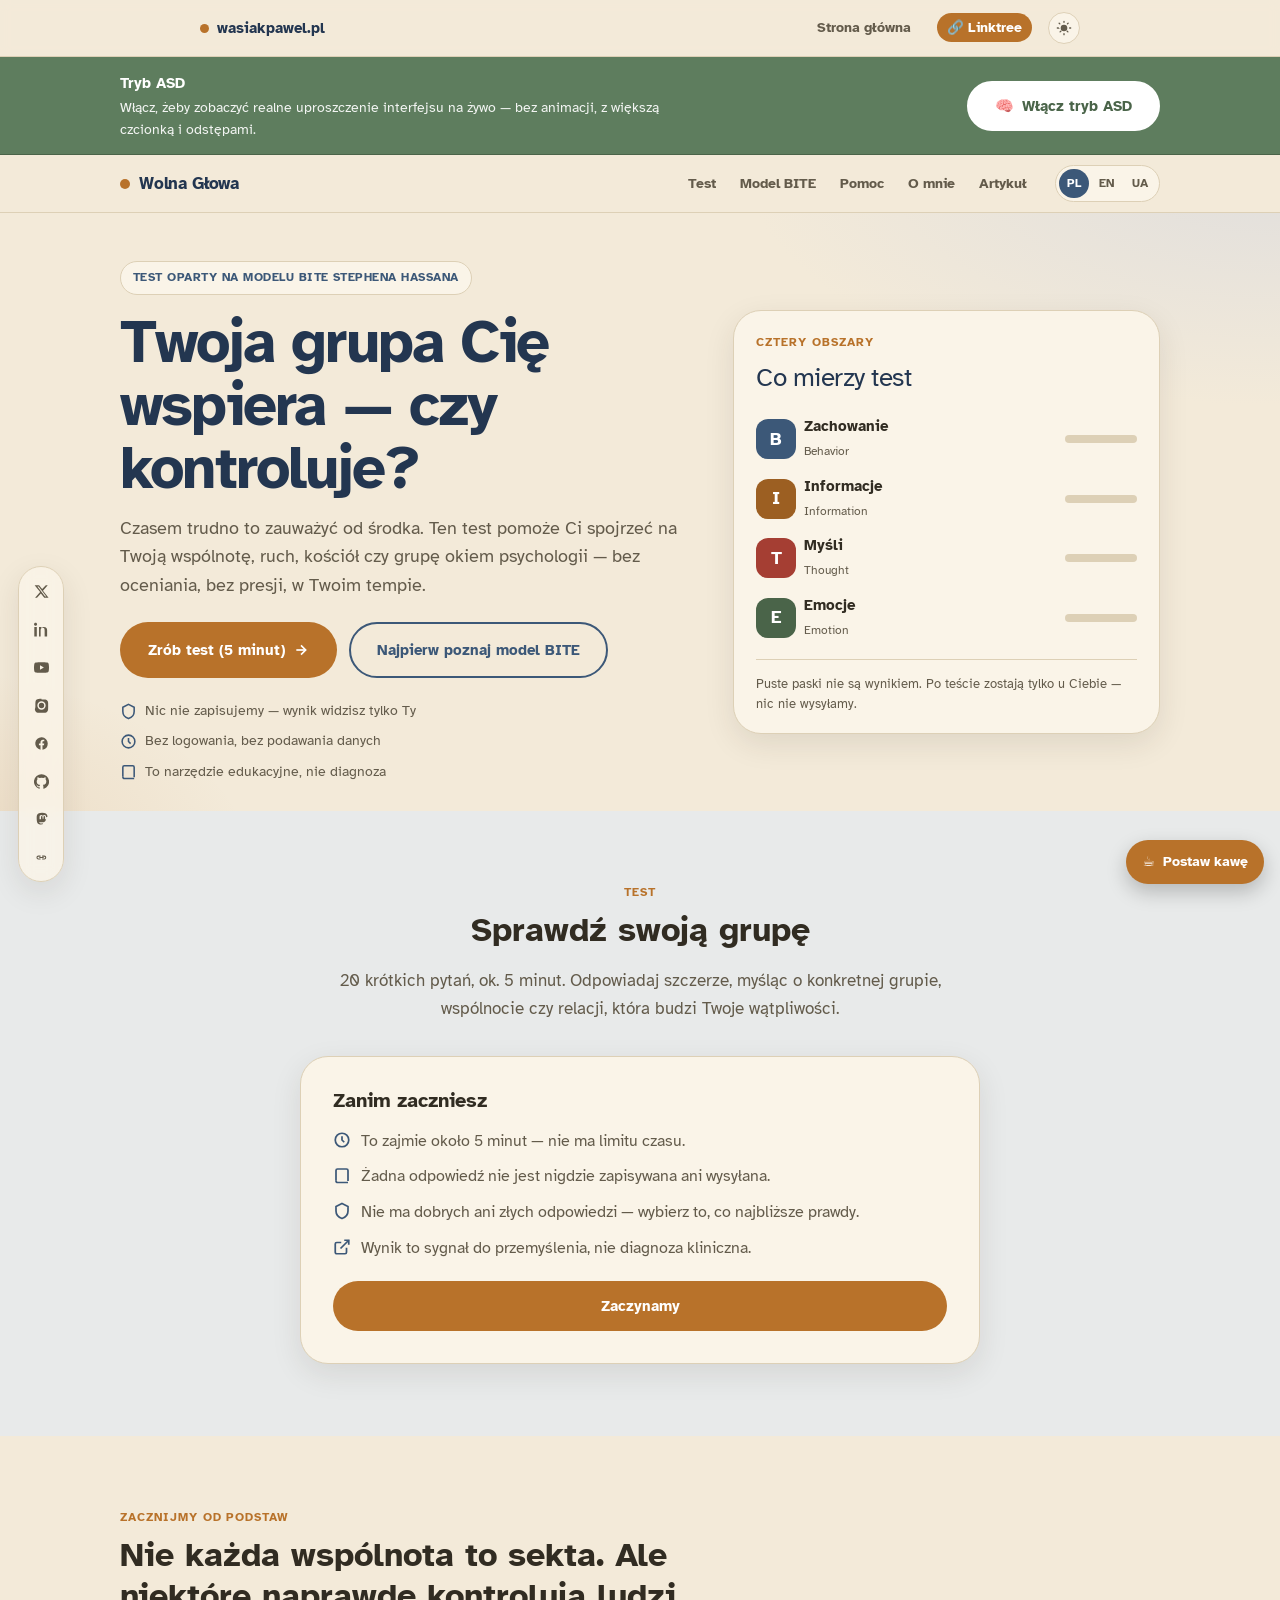
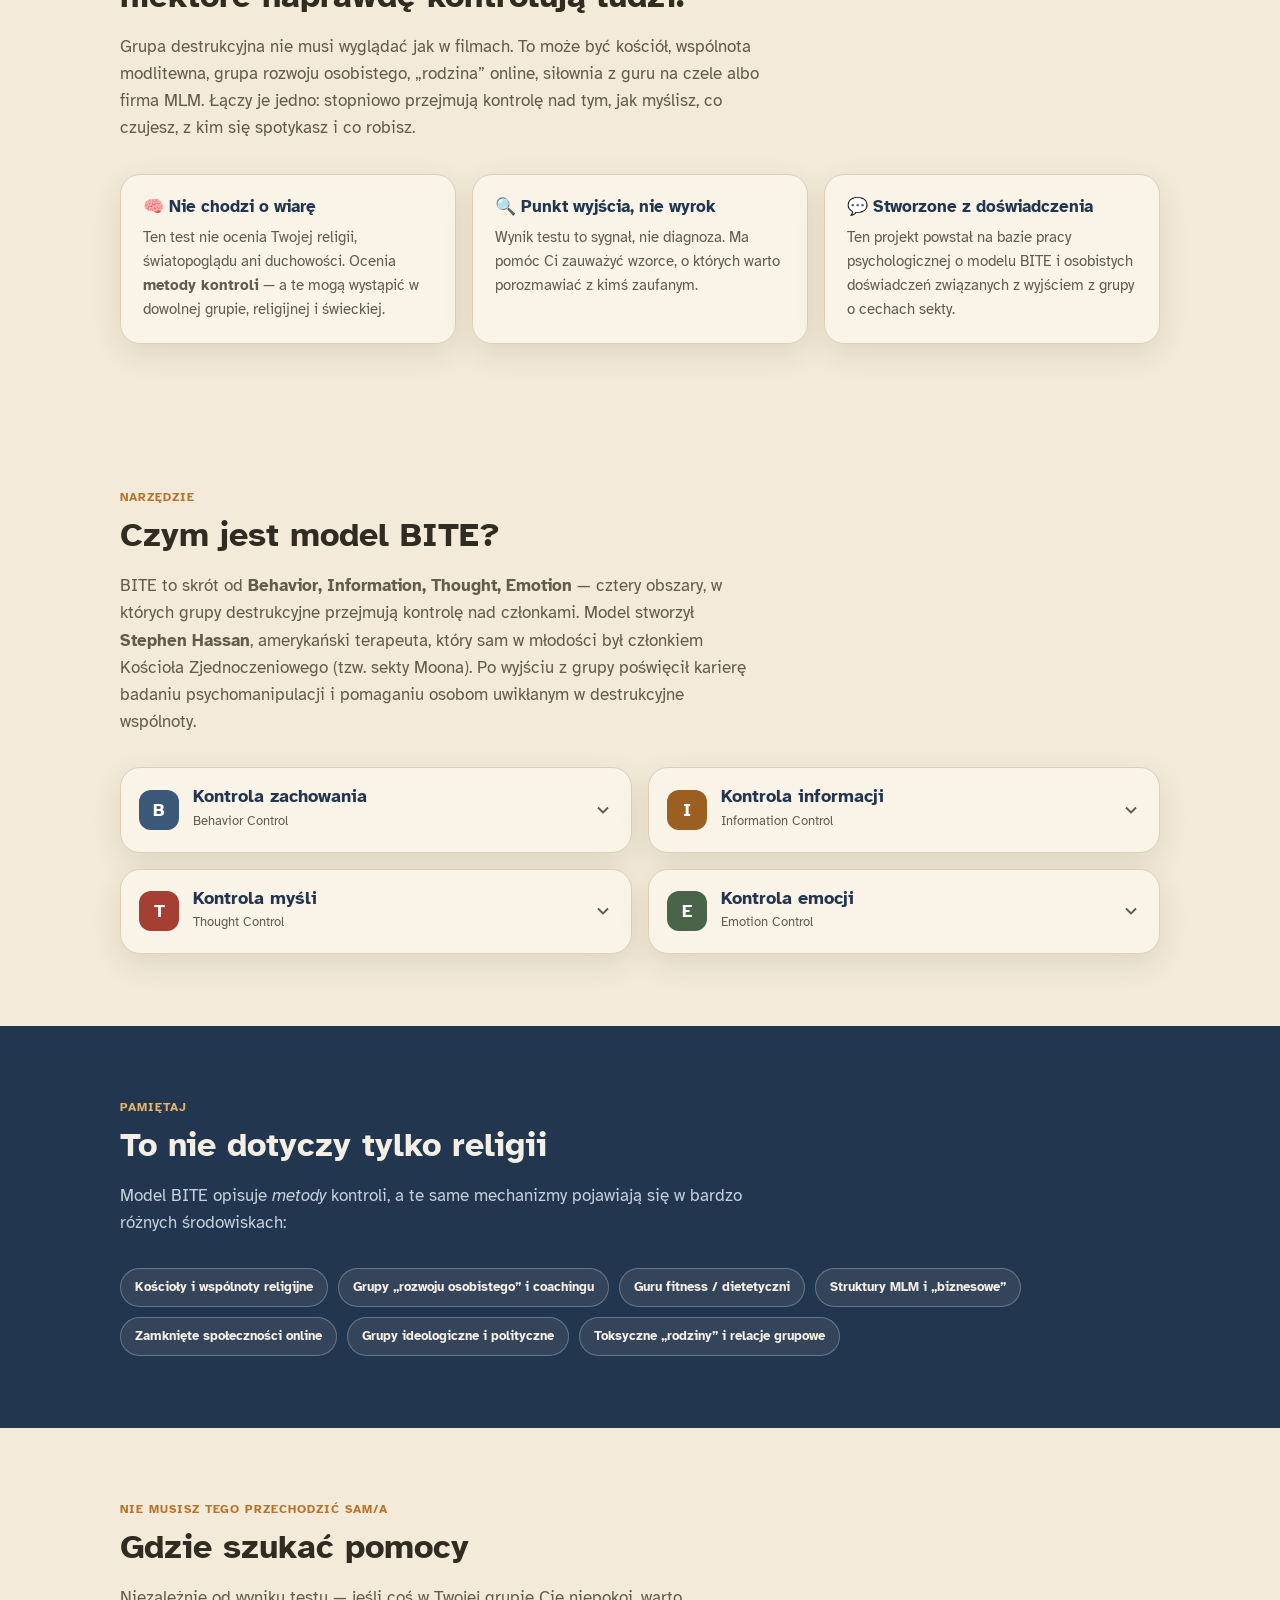
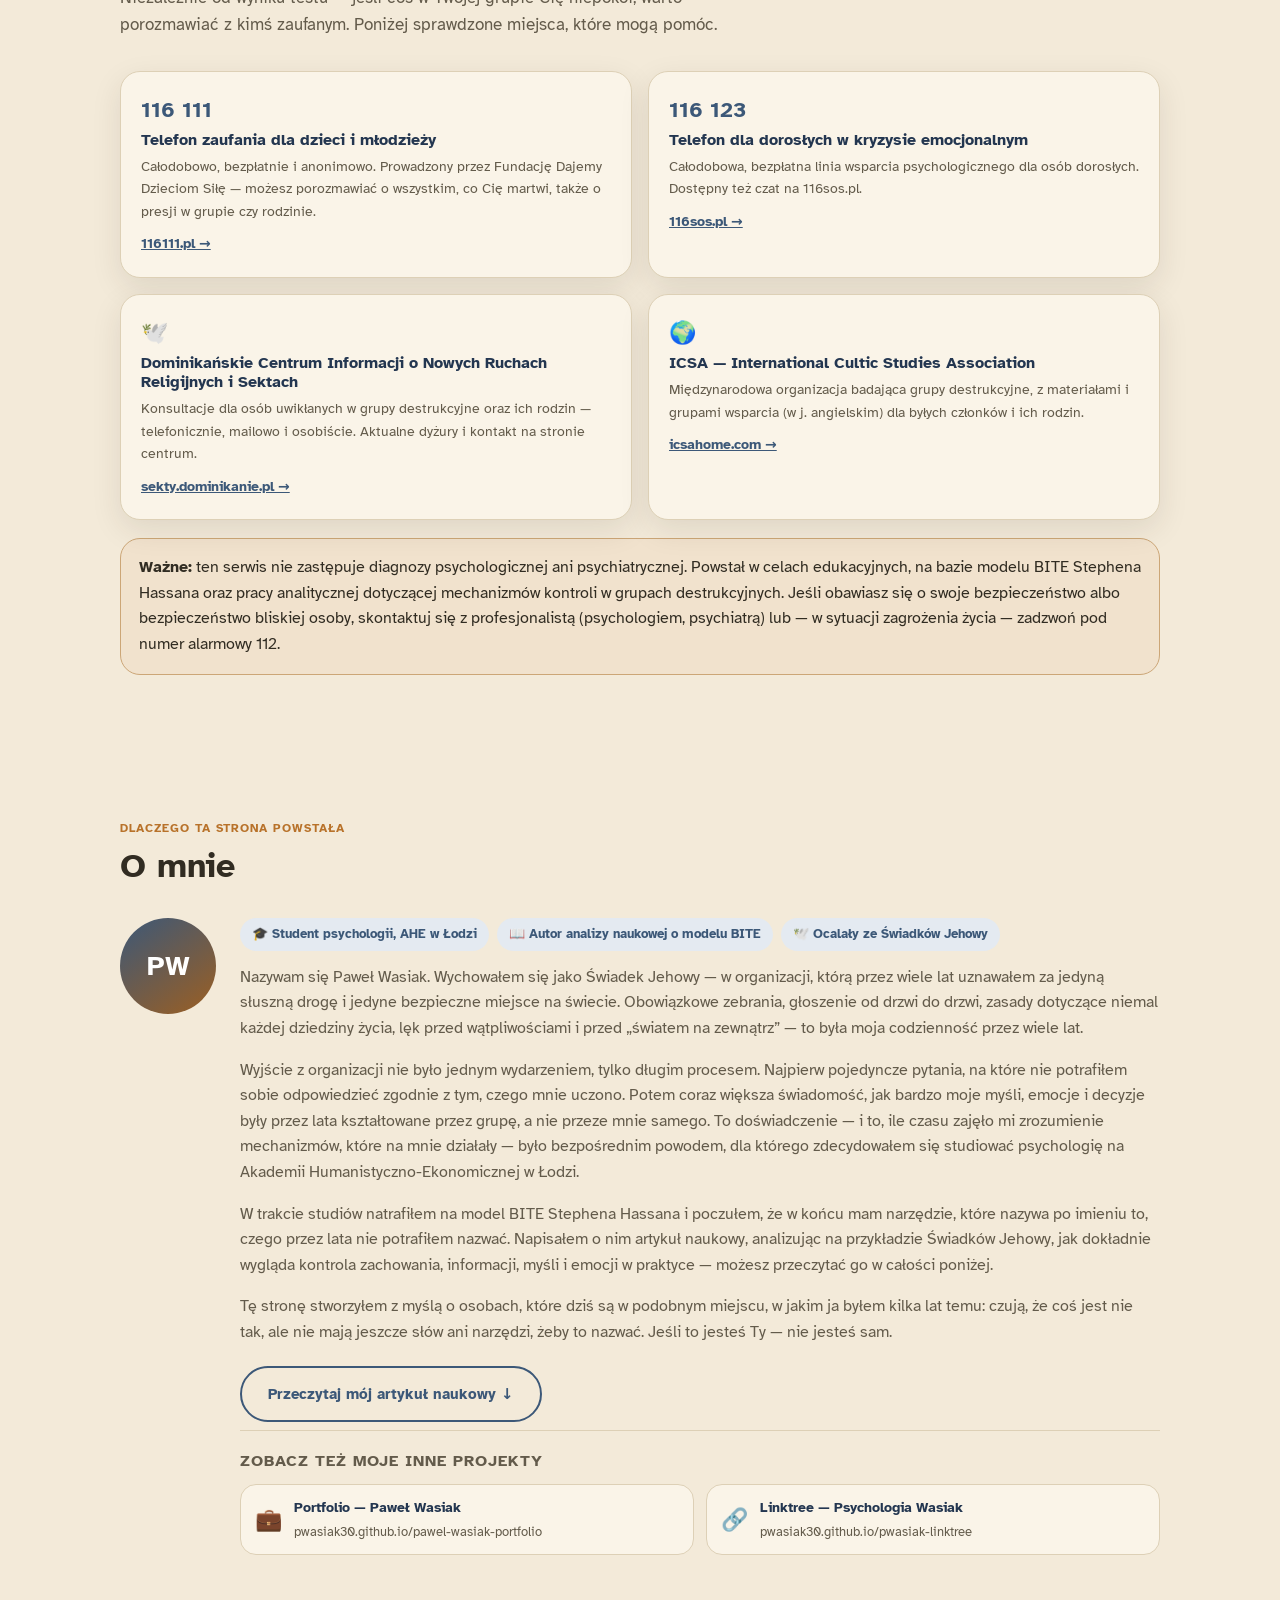
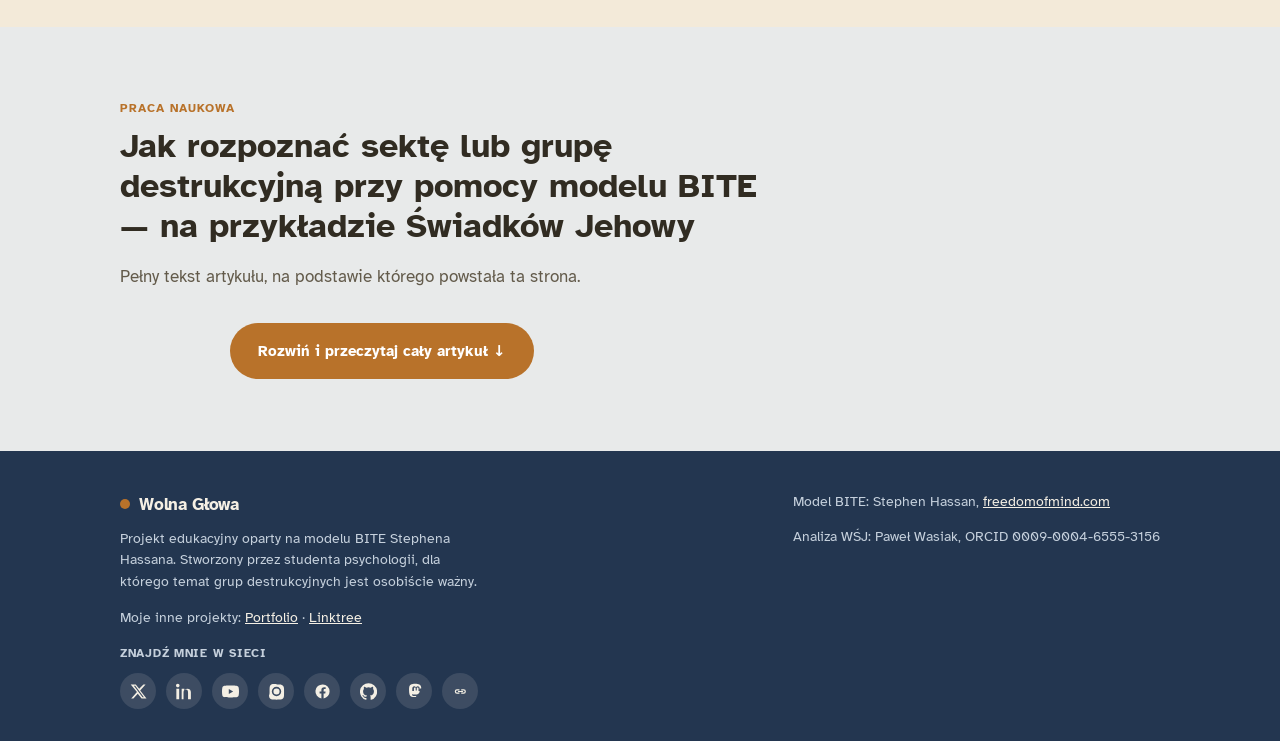
<file: index.html>
<!DOCTYPE html>
<html lang="pl">
<head>
<meta charset="UTF-8">
<meta name="viewport" content="width=device-width, initial-scale=1.0">
<title>Wolna Głowa — sprawdź, czy Twoja grupa Cię kontroluje</title>
<meta name="hz:slide-selector" content=".slide">
<meta name="theme-color" content="#3c5878">
<link rel="icon" type="image/svg+xml" href="/favicon.svg">
<link rel="alternate icon" type="image/png" href="/favicon-32.png">
<link rel="apple-touch-icon" href="/apple-touch-icon.png">
<link rel="alternate" hreflang="pl" href="index.html">
<link rel="alternate" hreflang="en" href="en.html">
<link rel="alternate" hreflang="uk" href="uk.html">
<link rel="stylesheet" href="styleguide.css">
<link rel="stylesheet" href="styles.css">
</head>
<body>

<script>
  (function(){
    try{
      var t = localStorage.getItem('wp-theme');
      if(t === 'dark' || t === 'light'){ document.documentElement.setAttribute('data-theme', t); }
    }catch(e){}
  })();
</script>

<style>
  .topbar{
    position:sticky; top:0; z-index:999;
    background:color-mix(in srgb, var(--paper) 92%, transparent);
    backdrop-filter:blur(6px);
    border-bottom:1px solid var(--line);
  }
  .topbar-inner{
    max-width:920px; margin:0 auto; padding:12px 20px;
    display:flex; align-items:center; justify-content:space-between; gap:12px;
    flex-wrap:wrap;
  }
  .topbar-brand{
    display:flex; align-items:center; gap:8px;
    font-family:var(--font-heading, 'Poppins', sans-serif);
    font-weight:700; font-size:15px;
    color:var(--teal-900); text-decoration:none;
  }
  .topbar-brand:hover{ color:var(--teal-700); }
  .topbar-brand .dot{
    width:9px; height:9px; border-radius:50%; background:var(--coral); flex:none;
  }
  .topbar-links{
    display:flex; align-items:center; gap:16px; list-style:none; margin:0; padding:0;
  }
  .topbar-links a{
    color:var(--ink-soft); text-decoration:none; font-weight:600; font-size:13.5px;
    font-family:var(--font-body, 'Inter', sans-serif);
    padding:6px 10px; border-radius:999px; transition:background .15s ease, color .15s ease;
  }
  .topbar-links a:hover{ background:var(--teal-100); color:var(--teal-700); }
  .topbar-links a.is-accent{
    background:var(--coral); color:#fff;
  }
  .topbar-links a.is-accent:hover{ background:var(--coral-dark); color:#fff; }

  @media (max-width:480px){
    .topbar-inner{ padding:10px 14px; }
    .topbar-brand{ font-size:14px; }
    .topbar-links a{ font-size:12.5px; padding:5px 8px; }
  }
</style>

<header class="topbar">
  <div class="topbar-inner">
    <a href="https://wasiakpawel.pl" class="topbar-brand">
      <span class="dot"></span>
      wasiakpawel.pl
    </a>
    <nav>
      <ul class="topbar-links">
        <li><a href="https://wasiakpawel.pl">Strona główna</a></li>
        <li><a href="https://linktree.wasiakpawel.pl" class="is-accent">🔗 Linktree</a></li>
        <li>
          <button
            type="button"
            id="theme-toggle"
            class="theme-toggle"
            aria-label="Przełącz jasny/ciemny motyw"
            title="Przełącz jasny/ciemny motyw"
          >
            <svg class="icon-sun" viewBox="0 0 24 24" aria-hidden="true"><path d="M12 4.5a1 1 0 0 1-1-1V2a1 1 0 1 1 2 0v1.5a1 1 0 0 1-1 1zm0 15a1 1 0 0 1 1 1V22a1 1 0 1 1-2 0v-1.5a1 1 0 0 1 1-1zm7.5-7.5a1 1 0 0 1 1-1H22a1 1 0 1 1 0 2h-1.5a1 1 0 0 1-1-1zm-15 0a1 1 0 0 1 1 1H2a1 1 0 1 1 0-2h1.5a1 1 0 0 1 1 1zm12.02-5.52a1 1 0 0 1 0-1.42l1.06-1.06a1 1 0 1 1 1.42 1.42l-1.06 1.06a1 1 0 0 1-1.42 0zM5.44 18.56a1 1 0 0 1 0-1.42l1.06-1.06a1 1 0 1 1 1.42 1.42l-1.06 1.06a1 1 0 0 1-1.42 0zm13.12 0a1 1 0 0 1-1.42 0l-1.06-1.06a1 1 0 1 1 1.42-1.42l1.06 1.06a1 1 0 0 1 0 1.42zM6.5 6.5a1 1 0 0 1-1.42 0L4.02 5.44a1 1 0 0 1 1.42-1.42L6.5 5.08a1 1 0 0 1 0 1.42zM12 7a5 5 0 1 1 0 10 5 5 0 0 1 0-10z"/></svg>
            <svg class="icon-moon" viewBox="0 0 24 24" aria-hidden="true"><path d="M21.5 14.5A9 9 0 1 1 9.5 2.5a1 1 0 0 1 1.06 1.5A7 7 0 0 0 20 13.44a1 1 0 0 1 1.5 1.06z"/></svg>
          </button>
        </li>
      </ul>
    </nav>
  </div>
</header>

<script>
  (function(){
    var KEY = 'wp-theme';
    function current(){
      var attr = document.documentElement.getAttribute('data-theme');
      if(attr === 'dark' || attr === 'light') return attr;
      return (window.matchMedia && window.matchMedia('(prefers-color-scheme: dark)').matches) ? 'dark' : 'light';
    }
    var btn = document.getElementById('theme-toggle');
    if(btn){
      btn.addEventListener('click', function(){
        var next = current() === 'dark' ? 'light' : 'dark';
        document.documentElement.setAttribute('data-theme', next);
        try{ localStorage.setItem(KEY, next); }catch(e){}
      });
    }
  })();
</script>

<div class="sensory-banner" id="sensory-banner">
  <div class="wrap sensory-banner-inner">
    <div class="sensory-banner-text">
      <strong>Tryb ASD</strong>
      <span class="text-sm">Włącz, żeby zobaczyć realne uproszczenie interfejsu na żywo — bez animacji, z większą czcionką i odstępami.</span>
    </div>
    <button type="button" id="sensory-toggle" class="btn btn-sensory" aria-pressed="false">
      <span aria-hidden="true">🧠</span> Włącz tryb ASD
    </button>
  </div>
</div>
<div id="sensory-live" class="sr-only" role="status" aria-live="polite"></div>

<script>
(function(){
  var KEY = 'wp-asd-mode';
  var html = document.documentElement;
  var btn = document.getElementById('sensory-toggle');
  var live = document.getElementById('sensory-live');
  var banner = document.getElementById('sensory-banner');
  var topbar = document.querySelector('.topbar');

  function updateStickyOffset(){
    var h = topbar ? topbar.offsetHeight : 0;
    document.documentElement.style.setProperty('--topbar-h', h + 'px');
    var nav = document.querySelector('nav.page-nav');
    if(nav) document.documentElement.style.setProperty('--page-nav-h', nav.offsetHeight + 'px');
  }
  window.addEventListener('resize', updateStickyOffset);
  document.addEventListener('DOMContentLoaded', updateStickyOffset);
  window.addEventListener('load', updateStickyOffset);
  updateStickyOffset();

  function applySensory(on, persist){
    html.classList.toggle('asd-mode', on);
    if(btn){
      btn.setAttribute('aria-pressed', on ? 'true' : 'false');
      btn.innerHTML = on
        ? '<span aria-hidden="true">✅</span> Tryb ASD włączony'
        : '<span aria-hidden="true">🧠</span> Włącz tryb ASD';
    }
    if(live){
      live.textContent = on
        ? 'Tryb ASD włączony: większa czcionka i odstępy, wyłączone animacje, większe przyciski, ukryty pływający widget social media.'
        : 'Tryb ASD wyłączony: przywrócono standardowy widok strony.';
    }
    if(persist){
      try{ localStorage.setItem(KEY, on ? '1' : '0'); }catch(e){}
    }
    updateStickyOffset();
  }

  var saved = null;
  try{ saved = localStorage.getItem(KEY); }catch(e){}
  applySensory(saved === '1', false);

  if(btn){
    btn.addEventListener('click', function(){
      applySensory(!html.classList.contains('asd-mode'), true);
    });
  }
})();
</script>


<a class="coffee-fab" href="https://suppi.pl/pawelwasiak" target="_blank" rel="noopener" title="Postaw mi kawę na Suppi">
  <span class="coffee-icon">☕</span>
  <span class="coffee-label">Postaw kawę</span>
</a>


<nav class="page-nav">
  <div class="navwrap">
    <a href="#top" class="brand"><span class="brand-dot"></span> Wolna Głowa</a>
    <ul id="nav-list">
      <li><a class="navlink" href="#test">Test</a></li>
      <li><a class="navlink" href="#model">Model BITE</a></li>
      <li><a class="navlink" href="#pomoc">Pomoc</a></li>
      <li><a class="navlink" href="#o-mnie">O mnie</a></li>
      <li><a class="navlink" href="#artykul">Artykuł</a></li>
    </ul>
    <span class="lang-switch" aria-label="Wybór języka"><a href="index.html" class="active" lang="pl">PL</a><a href="en.html" lang="en">EN</a><a href="uk.html" lang="uk">UA</a></span>
    <button id="nav-toggle" aria-label="Otwórz menu" onclick="toggleNav()">
      <svg width="18" height="18" viewBox="0 0 24 24" fill="none" stroke="currentColor" stroke-width="2.3"><line x1="3" y1="6" x2="21" y2="6"/><line x1="3" y1="12" x2="21" y2="12"/><line x1="3" y1="18" x2="21" y2="18"/></svg>
    </button>
  </div>
</nav>

<a id="top"></a>
<header class="hero">
  <div class="wrap hero-grid">
    <div class="hero-copy">
    <span class="eyebrow">Test oparty na modelu BITE Stephena Hassana</span>
    <h1 class="title">Twoja grupa Cię wspiera — czy kontroluje?</h1>
    <p class="lede">Czasem trudno to zauważyć od środka. Ten test pomoże Ci spojrzeć na Twoją wspólnotę, ruch, kościół czy grupę okiem psychologii — bez oceniania, bez presji, w Twoim tempie.</p>
    <div class="cta-row">
      <a href="#test" class="btn btn-primary">
        Zrób test (5 minut)
        <svg width="16" height="16" viewBox="0 0 24 24" fill="none" stroke="currentColor" stroke-width="2.5"><line x1="5" y1="12" x2="19" y2="12"/><polyline points="12 5 19 12 12 19"/></svg>
      </a>
      <a href="#model" class="btn btn-ghost">Najpierw poznaj model BITE</a>
    </div>
    <div class="trust-row">
      <div class="trust-item">
        <svg width="17" height="17" viewBox="0 0 24 24" fill="none" stroke="currentColor" stroke-width="2.2"><path d="M12 2l8 4v6c0 5-3.5 8.5-8 10-4.5-1.5-8-5-8-10V6l8-4z"/></svg>
        Nic nie zapisujemy — wynik widzisz tylko Ty
      </div>
      <div class="trust-item">
        <svg width="17" height="17" viewBox="0 0 24 24" fill="none" stroke="currentColor" stroke-width="2.2"><circle cx="12" cy="12" r="9"/><path d="M12 7v5l3 3"/></svg>
        Bez logowania, bez podawania danych
      </div>
      <div class="trust-item">
        <svg width="17" height="17" viewBox="0 0 24 24" fill="none" stroke="currentColor" stroke-width="2.2"><path d="M4 19.5V6a2 2 0 012-2h12a2 2 0 012 2v14"/><path d="M4 19.5A2.5 2.5 0 006.5 22H20"/></svg>
        To narzędzie edukacyjne, nie diagnoza
      </div>
    </div>
    </div>
      <aside class="hero-panel" aria-label="Model BITE">
        <p class="hero-panel-kicker">Cztery obszary</p>
        <p class="hero-panel-title">Co mierzy test</p>
        <ol class="bite-preview">
          <li><span class="bite-num c-behavior">B</span><span><strong>Zachowanie</strong><small>Behavior</small></span><span class="meter" aria-hidden="true"><i></i></span></li>
          <li><span class="bite-num c-info">I</span><span><strong>Informacje</strong><small>Information</small></span><span class="meter" aria-hidden="true"><i></i></span></li>
          <li><span class="bite-num c-thought">T</span><span><strong>Myśli</strong><small>Thought</small></span><span class="meter" aria-hidden="true"><i></i></span></li>
          <li><span class="bite-num c-emotion">E</span><span><strong>Emocje</strong><small>Emotion</small></span><span class="meter" aria-hidden="true"><i></i></span></li>
        </ol>
        <p class="hero-panel-note">Puste paski nie są wynikiem. Po teście zostają tylko u Ciebie — nic nie wysyłamy.</p>
      </aside>
  </div>
</header>

<section id="test">
  <div class="wrap-narrow">
    <div class="section-head center" style="margin:0 auto 34px auto;">
      <span class="kicker">Test</span>
      <h2>Sprawdź swoją grupę</h2>
      <p class="sub">20 krótkich pytań, ok. 5 minut. Odpowiadaj szczerze, myśląc o konkretnej grupie, wspólnocie czy relacji, która budzi Twoje wątpliwości.</p>
    </div>

    <div class="quiz-card" id="quiz-intro-card">
      <h3 style="margin-bottom:14px;">Zanim zaczniesz</h3>
      <ul class="quiz-intro-list">
        <li><svg width="18" height="18" viewBox="0 0 24 24" fill="none" stroke="currentColor" stroke-width="2.3"><circle cx="12" cy="12" r="9"/><path d="M12 7v5l3 3"/></svg> To zajmie około 5 minut — nie ma limitu czasu.</li>
        <li><svg width="18" height="18" viewBox="0 0 24 24" fill="none" stroke="currentColor" stroke-width="2.3"><path d="M4 19.5V6a2 2 0 012-2h12a2 2 0 012 2v14"/><path d="M4 19.5A2.5 2.5 0 006.5 22H20"/></svg> Żadna odpowiedź nie jest nigdzie zapisywana ani wysyłana.</li>
        <li><svg width="18" height="18" viewBox="0 0 24 24" fill="none" stroke="currentColor" stroke-width="2.3"><path d="M12 2l8 4v6c0 5-3.5 8.5-8 10-4.5-1.5-8-5-8-10V6l8-4z"/></svg> Nie ma dobrych ani złych odpowiedzi — wybierz to, co najbliższe prawdy.</li>
        <li><svg width="18" height="18" viewBox="0 0 24 24" fill="none" stroke="currentColor" stroke-width="2.3"><path d="M18 13v6a2 2 0 01-2 2H5a2 2 0 01-2-2V8a2 2 0 012-2h6"/><path d="M15 3h6v6"/><path d="M10 14L21 3"/></svg> Wynik to sygnał do przemyślenia, nie diagnoza kliniczna.</li>
      </ul>
      <button class="btn btn-primary btn-wide" onclick="startQuiz()">Zaczynamy</button>
    </div>

    <div class="quiz-card hidden" id="quiz-card">
      <div class="progress-wrap">
        <div class="progress-label"><span id="progress-text">Pytanie 1 z 20</span><span id="progress-pct">5%</span></div>
        <div class="progress-bar"><div class="progress-fill" id="progress-fill"></div></div>
      </div>
      <span class="q-cat" id="q-cat">Kontrola zachowania</span>
      <div class="q-text" id="q-text">…</div>
      <div class="answers" id="answers"></div>
      <div class="quiz-nav">
        <button class="btn btn-ghost" id="btn-back" onclick="prevQ()">Wstecz</button>
        <button class="btn btn-primary" id="btn-next" onclick="nextQ()" disabled>Dalej</button>
      </div>
    </div>

    <div class="quiz-card hidden" id="result-card">
      <div id="result-content"></div>
    </div>
  </div>
</section>

<section id="czym-jest">
  <div class="wrap">
    <div class="section-head">
      <span class="kicker">Zacznijmy od podstaw</span>
      <h2>Nie każda wspólnota to sekta. Ale niektóre naprawdę kontrolują ludzi.</h2>
      <p class="sub">Grupa destrukcyjna nie musi wyglądać jak w filmach. To może być kościół, wspólnota modlitewna, grupa rozwoju osobistego, „rodzina” online, siłownia z guru na czele albo firma MLM. Łączy je jedno: stopniowo przejmują kontrolę nad tym, jak myślisz, co czujesz, z kim się spotykasz i co robisz.</p>
    </div>
    <div class="grid3">
      <div class="info-card">
        <h4>🧠 Nie chodzi o wiarę</h4>
        <p>Ten test nie ocenia Twojej religii, światopoglądu ani duchowości. Ocenia <strong>metody kontroli</strong> — a te mogą wystąpić w dowolnej grupie, religijnej i świeckiej.</p>
      </div>
      <div class="info-card">
        <h4>🔍 Punkt wyjścia, nie wyrok</h4>
        <p>Wynik testu to sygnał, nie diagnoza. Ma pomóc Ci zauważyć wzorce, o których warto porozmawiać z kimś zaufanym.</p>
      </div>
      <div class="info-card">
        <h4>💬 Stworzone z doświadczenia</h4>
        <p>Ten projekt powstał na bazie pracy psychologicznej o modelu BITE i osobistych doświadczeń związanych z wyjściem z grupy o cechach sekty.</p>
      </div>
    </div>
  </div>
</section>

<section id="model">
  <div class="wrap">
    <div class="section-head">
      <span class="kicker">Narzędzie</span>
      <h2>Czym jest model BITE?</h2>
      <p class="sub">BITE to skrót od <strong>Behavior, Information, Thought, Emotion</strong> — cztery obszary, w których grupy destrukcyjne przejmują kontrolę nad członkami. Model stworzył <strong>Stephen Hassan</strong>, amerykański terapeuta, który sam w młodości był członkiem Kościoła Zjednoczeniowego (tzw. sekty Moona). Po wyjściu z grupy poświęcił karierę badaniu psychomanipulacji i pomaganiu osobom uwikłanym w destrukcyjne wspólnoty.</p>
    </div>

    <div class="bite-grid">
    <div class="bite-cat" data-color="behavior">
      <div class="bite-head" onclick="toggleCat(this)">
        <div class="bite-num c-behavior">B</div>
        <div>
          <h3>Kontrola zachowania</h3>
          <span class="tag">Behavior Control</span>
        </div>
        <svg class="bite-chevron" width="20" height="20" viewBox="0 0 24 24" fill="none" stroke="currentColor" stroke-width="2.3"><polyline points="6 9 12 15 18 9"/></svg>
      </div>
      <div class="bite-body">
        <div class="bite-body-inner">
          <p>Grupa reguluje to, co robisz na co dzień: gdzie mieszkasz, jak się ubierasz, z kim się spotykasz, jak wydajesz pieniądze, ile czasu poświęcasz grupie. Twoje decyzje wymagają akceptacji liderów, a nieposłuszeństwo jest karane — wprost albo przez wykluczenie z relacji.</p>
          <ul>
            <li>Obowiązkowe spotkania i aktywności, których pominięcie ma konsekwencje</li>
            <li>Zasady dotyczące ubioru, wyglądu, diety, snu, wolnego czasu</li>
            <li>Ograniczanie kontaktów spoza grupy, także z rodziną</li>
            <li>Ważne decyzje życiowe wymagają zgody lidera lub starszyzny</li>
          </ul>
          <button class="example-toggle" onclick="toggleExample(this)">Zobacz przykład: Świadkowie Jehowy ▾</button>
          <div class="example-box">
            <p>Uczestnictwo w zebraniach i głoszeniu jest obowiązkiem — jego zaniechanie może prowadzić do uznania za „złe towarzystwo”. Świadkowie są też zachęcani do ograniczania kontaktów z osobami spoza wspólnoty, w tym z niewierzącą rodziną.</p>
            <blockquote>„Nie szukaj wymówek, żeby móc kontaktować się z wykluczonym krewnym, na przykład za pośrednictwem SMS-ów czy e-maili.”</blockquote>
          </div>
        </div>
      </div>
    </div>

    <div class="bite-cat" data-color="info">
      <div class="bite-head" onclick="toggleCat(this)">
        <div class="bite-num c-info">I</div>
        <div>
          <h3>Kontrola informacji</h3>
          <span class="tag">Information Control</span>
        </div>
        <svg class="bite-chevron" width="20" height="20" viewBox="0 0 24 24" fill="none" stroke="currentColor" stroke-width="2.3"><polyline points="6 9 12 15 18 9"/></svg>
      </div>
      <div class="bite-body">
        <div class="bite-body-inner">
          <p>Grupa decyduje, jakie informacje do Ciebie docierają. Krytyczne źródła są odradzane albo zakazane, a osoby, które je udostępniają, przedstawia się jako wrogów, kłamców albo „chorych”. Czasem grupa zataja własną historię lub kontrowersje.</p>
          <ul>
            <li>Zniechęcanie do czytania/oglądania materiałów krytycznych wobec grupy</li>
            <li>Nazywanie krytyków „odstępcami”, „wrogami” czy „chorymi psychicznie”</li>
            <li>Ukrywanie niewygodnych faktów o historii lub finansach grupy</li>
            <li>Zachęcanie do donoszenia liderom o wątpliwościach innych</li>
          </ul>
          <button class="example-toggle" onclick="toggleExample(this)">Zobacz przykład: Świadkowie Jehowy ▾</button>
          <div class="example-box">
            <p>Literatura spoza organizacji — w tym publikacje naukowe — jest przedstawiana jako duchowo niebezpieczna. Jedynym akceptowanym źródłem wiedzy mają być wydawnictwa Towarzystwa Strażnica.</p>
            <blockquote>„Próby obalania argumentów odstępców lub osób mających krytyczne zdanie o organizacji Jehowy nie przyniosą nam pożytku (…) jest złe i stanowi duchowe zagrożenie.”</blockquote>
          </div>
        </div>
      </div>
    </div>

    <div class="bite-cat" data-color="thought">
      <div class="bite-head" onclick="toggleCat(this)">
        <div class="bite-num c-thought">T</div>
        <div>
          <h3>Kontrola myśli</h3>
          <span class="tag">Thought Control</span>
        </div>
        <svg class="bite-chevron" width="20" height="20" viewBox="0 0 24 24" fill="none" stroke="currentColor" stroke-width="2.3"><polyline points="6 9 12 15 18 9"/></svg>
      </div>
      <div class="bite-body">
        <div class="bite-body-inner">
          <p>Grupa uczy Cię myśleć w określony sposób: czarno-białe podziały na „my i oni”, gotowe frazesy zamiast własnych przemyśleń, a wątpliwości traktowane jako grzech, słabość albo „zły duch”. Z czasem trudno jest samodzielnie, krytycznie ocenić samą grupę.</p>
          <ul>
            <li>Podział świata na „prawdziwych/oświeconych” i „resztę w błędzie”</li>
            <li>Wątpliwości = brak wiary, zdrada albo choroba</li>
            <li>Powtarzalne slogany i frazesy trudne do wytłumaczenia z zewnątrz</li>
            <li>Rytuały (modlitwa, śpiew, medytacja) używane, by „zagłuszyć” trudne myśli</li>
          </ul>
          <button class="example-toggle" onclick="toggleExample(this)">Zobacz przykład: Świadkowie Jehowy ▾</button>
          <div class="example-box">
            <p>Świat dzieli się na organizację (posiadającą „jedyną prawdę”) i resztę — będącą pod wpływem Szatana. Wątpliwości wobec nauk są przedstawiane jako niebezpieczne.</p>
            <blockquote>„Rozbudzanie wątpliwości to jedna z najskuteczniejszych metod Szatana.”</blockquote>
          </div>
        </div>
      </div>
    </div>

    <div class="bite-cat" data-color="emotion">
      <div class="bite-head" onclick="toggleCat(this)">
        <div class="bite-num c-emotion">E</div>
        <div>
          <h3>Kontrola emocji</h3>
          <span class="tag">Emotion Control</span>
        </div>
        <svg class="bite-chevron" width="20" height="20" viewBox="0 0 24 24" fill="none" stroke="currentColor" stroke-width="2.3"><polyline points="6 9 12 15 18 9"/></svg>
      </div>
      <div class="bite-body">
        <div class="bite-body-inner">
          <p>Grupa steruje Twoimi emocjami — wzbudza poczucie winy, wstydu i strachu (przed karą, potępieniem, utratą bliskich), a jednocześnie daje poczucie przynależności i miłości, ale <em>warunkowej</em> — zależnej od posłuszeństwa i zaangażowania.</p>
          <ul>
            <li>Silne poczucie winy za niespełnianie oczekiwań grupy</li>
            <li>Strach przed karą, potępieniem albo katastrofą po odejściu</li>
            <li>Groźba utraty relacji z bliskimi, którzy zostają w grupie (ostracyzm)</li>
            <li>Poczucie własnej wartości uzależnione od akceptacji grupy</li>
          </ul>
          <button class="example-toggle" onclick="toggleExample(this)">Zobacz przykład: Świadkowie Jehowy ▾</button>
          <div class="example-box">
            <p>Osoby, które odchodzą, tracą kontakt z bliskimi pozostającymi w organizacji — łącznie z najbliższą rodziną. Odejście wiąże się z silnym poczuciem winy i lękiem przed odrzuceniem przez Boga i wspólnotę.</p>
            <blockquote>„Zatwardziałego grzesznika trzeba wykluczyć — pozbawić kontaktu z czystym ludem Jehowy.”</blockquote>
          </div>
        </div>
      </div>
    </div>
    </div>

  </div>
</section>

<section class="alt">
  <div class="wrap">
    <div class="section-head">
      <span class="kicker">Pamiętaj</span>
      <h2>To nie dotyczy tylko religii</h2>
      <p class="sub">Model BITE opisuje <em>metody</em> kontroli, a te same mechanizmy pojawiają się w bardzo różnych środowiskach:</p>
    </div>
    <div class="chips">
      <span class="chip">Kościoły i wspólnoty religijne</span>
      <span class="chip">Grupy „rozwoju osobistego” i coachingu</span>
      <span class="chip">Guru fitness / dietetyczni</span>
      <span class="chip">Struktury MLM i „biznesowe”</span>
      <span class="chip">Zamknięte społeczności online</span>
      <span class="chip">Grupy ideologiczne i polityczne</span>
      <span class="chip">Toksyczne „rodziny” i relacje grupowe</span>
    </div>
  </div>
</section>

<section id="pomoc">
  <div class="wrap">
    <div class="section-head">
      <span class="kicker">Nie musisz tego przechodzić sam/a</span>
      <h2>Gdzie szukać pomocy</h2>
      <p class="sub">Niezależnie od wyniku testu — jeśli coś w Twojej grupie Cię niepokoi, warto porozmawiać z kimś zaufanym. Poniżej sprawdzone miejsca, które mogą pomóc.</p>
    </div>
    <div class="help-grid">
      <div class="help-card">
        <span class="num">116 111</span>
        <h4>Telefon zaufania dla dzieci i młodzieży</h4>
        <p>Całodobowo, bezpłatnie i anonimowo. Prowadzony przez Fundację Dajemy Dzieciom Siłę — możesz porozmawiać o wszystkim, co Cię martwi, także o presji w grupie czy rodzinie.</p>
        <a class="link" href="https://116111.pl/" target="_blank" rel="noopener">116111.pl →</a>
      </div>
      <div class="help-card">
        <span class="num">116 123</span>
        <h4>Telefon dla dorosłych w kryzysie emocjonalnym</h4>
        <p>Całodobowa, bezpłatna linia wsparcia psychologicznego dla osób dorosłych. Dostępny też czat na 116sos.pl.</p>
        <a class="link" href="https://116sos.pl/" target="_blank" rel="noopener">116sos.pl →</a>
      </div>
      <div class="help-card">
        <span class="num">🕊️</span>
        <h4>Dominikańskie Centrum Informacji o Nowych Ruchach Religijnych i Sektach</h4>
        <p>Konsultacje dla osób uwikłanych w grupy destrukcyjne oraz ich rodzin — telefonicznie, mailowo i osobiście. Aktualne dyżury i kontakt na stronie centrum.</p>
        <a class="link" href="https://sekty.dominikanie.pl/" target="_blank" rel="noopener">sekty.dominikanie.pl →</a>
      </div>
      <div class="help-card">
        <span class="num">🌍</span>
        <h4>ICSA — International Cultic Studies Association</h4>
        <p>Międzynarodowa organizacja badająca grupy destrukcyjne, z materiałami i grupami wsparcia (w j. angielskim) dla byłych członków i ich rodzin.</p>
        <a class="link" href="https://www.icsahome.com/" target="_blank" rel="noopener">icsahome.com →</a>
      </div>
    </div>
    <div class="disclaimer-box">
      <strong>Ważne:</strong> ten serwis nie zastępuje diagnozy psychologicznej ani psychiatrycznej. Powstał w celach edukacyjnych, na bazie modelu BITE Stephena Hassana oraz pracy analitycznej dotyczącej mechanizmów kontroli w grupach destrukcyjnych. Jeśli obawiasz się o swoje bezpieczeństwo albo bezpieczeństwo bliskiej osoby, skontaktuj się z profesjonalistą (psychologiem, psychiatrą) lub — w sytuacji zagrożenia życia — zadzwoń pod numer alarmowy 112.
    </div>
  </div>
</section>

<section id="o-mnie">
  <div class="wrap">
    <div class="section-head">
      <span class="kicker">Dlaczego ta strona powstała</span>
      <h2>O mnie</h2>
    </div>
    <div class="author-wrap">
      <div class="author-avatar">PW</div>
      <div class="author-story">
        <div class="author-badges">
          <span class="author-badge">🎓 Student psychologii, AHE w Łodzi</span>
          <span class="author-badge">📖 Autor analizy naukowej o modelu BITE</span>
          <span class="author-badge">🕊️ Ocalały ze Świadków Jehowy</span>
        </div>
        <p>Nazywam się Paweł Wasiak. Wychowałem się jako Świadek Jehowy — w organizacji, którą przez wiele lat uznawałem za jedyną słuszną drogę i jedyne bezpieczne miejsce na świecie. Obowiązkowe zebrania, głoszenie od drzwi do drzwi, zasady dotyczące niemal każdej dziedziny życia, lęk przed wątpliwościami i przed „światem na zewnątrz” — to była moja codzienność przez wiele lat.</p>
        <p>Wyjście z organizacji nie było jednym wydarzeniem, tylko długim procesem. Najpierw pojedyncze pytania, na które nie potrafiłem sobie odpowiedzieć zgodnie z tym, czego mnie uczono. Potem coraz większa świadomość, jak bardzo moje myśli, emocje i decyzje były przez lata kształtowane przez grupę, a nie przeze mnie samego. To doświadczenie — i to, ile czasu zajęło mi zrozumienie mechanizmów, które na mnie działały — było bezpośrednim powodem, dla którego zdecydowałem się studiować psychologię na Akademii Humanistyczno-Ekonomicznej w Łodzi.</p>
        <p>W trakcie studiów natrafiłem na model BITE Stephena Hassana i poczułem, że w końcu mam narzędzie, które nazywa po imieniu to, czego przez lata nie potrafiłem nazwać. Napisałem o nim artykuł naukowy, analizując na przykładzie Świadków Jehowy, jak dokładnie wygląda kontrola zachowania, informacji, myśli i emocji w praktyce — możesz przeczytać go w całości poniżej.</p>
        <p>Tę stronę stworzyłem z myślą o osobach, które dziś są w podobnym miejscu, w jakim ja byłem kilka lat temu: czują, że coś jest nie tak, ale nie mają jeszcze słów ani narzędzi, żeby to nazwać. Jeśli to jesteś Ty — nie jesteś sam.</p>
        <div class="cta-row" style="margin-top:20px;">
          <a href="#artykul" class="btn btn-ghost">Przeczytaj mój artykuł naukowy ↓</a>
        </div>
        <div class="related-links">
          <p class="related-links-label">Zobacz też moje inne projekty</p>
          <div class="related-links-row">
            <a href="https://pwasiak30.github.io/pawel-wasiak-portfolio/" target="_blank" rel="noopener" class="related-link-card">
              <span class="related-link-icon">💼</span>
              <span>
                <span class="related-link-title">Portfolio — Paweł Wasiak</span>
                <span class="related-link-sub">pwasiak30.github.io/pawel-wasiak-portfolio</span>
              </span>
            </a>
            <a href="https://pwasiak30.github.io/pwasiak-linktree/" target="_blank" rel="noopener" class="related-link-card">
              <span class="related-link-icon">🔗</span>
              <span>
                <span class="related-link-title">Linktree — Psychologia Wasiak</span>
                <span class="related-link-sub">pwasiak30.github.io/pwasiak-linktree</span>
              </span>
            </a>
          </div>
        </div>
      </div>
    </div>
  </div>
</section>

<section id="artykul">
  <div class="wrap">
    <div class="section-head">
      <span class="kicker">Praca naukowa</span>
      <h2>Jak rozpoznać sektę lub grupę destrukcyjną przy pomocy modelu BITE — na przykładzie Świadków Jehowy</h2>
      <p class="sub">Pełny tekst artykułu, na podstawie którego powstała ta strona.</p>
    </div>

    <details class="article-toggle" id="article-details">
      <summary class="btn btn-primary" id="article-summary">Rozwiń i przeczytaj cały artykuł ↓</summary>

      <div class="article-box" style="margin-top:22px;">
        <div class="article-meta">
          <span>Paweł Wasiak</span>
          <span>ORCID: <a href="https://orcid.org/0009-0004-6555-3156" target="_blank" rel="noopener">0009-0004-6555-3156</a></span>
          <span>e-mail: pwasiak30@gmail.com</span>
        </div>

        <div class="abstract-box">
          <h4>Abstrakt</h4>
          <p>Artykuł przedstawia zastosowanie modelu BITE (Behavior, Information, Thought, Emotion Control) autorstwa Stephena Hassana jako narzędzia do identyfikacji cech sekt i grup destrukcyjnych. Analizie poddano grupę Świadków Jehowy jako przykład organizacji religijnej, która w wielu aspektach odpowiada kryteriom kontroli umysłu zdefiniowanym w modelu. Celem pracy jest wykazanie użyteczności modelu BITE w ocenie potencjalnie destrukcyjnych praktyk we wspólnotach religijnych.</p>
          <p class="keywords"><strong>Słowa kluczowe:</strong> model BITE, Stephen Hassan, kontrola umysłu, psychomanipulacja, grupy destrukcyjne, Świadkowie Jehowy, sekty religijne, psychologia sekty, wsparcie psychologiczne, trauma postkultowa</p>
        </div>

        <h3>Wstęp</h3>
        <p>W ostatnich dekadach wzrosła świadomość istnienia grup, które poprzez intensywną kontrolę wpływają na jednostki, prowadząc do ich psychicznego, emocjonalnego i społecznego podporządkowania. Stephen Hassan, ekspert ds. psychomanipulacji, opracował model BITE jako narzędzie diagnozowania tego typu praktyk.</p>
        <p>Hassan, zanim został jednym z czołowych ekspertów w dziedzinie psychomanipulacji i sekt, sam był członkiem destrukcyjnej grupy – Kościoła Zjednoczeniowego (znanego też jako sekta Moona). Doświadczenia, które przeżył jako młody dorosły pod wpływem indoktrynacji i silnej kontroli grupy, stały się fundamentem jego późniejszej pracy terapeutycznej i naukowej. Po uwolnieniu się z sekty, Hassan poświęcił swoje życie na badanie metod kontroli umysłu oraz pomaganie osobom uwikłanym w destrukcyjne relacje z grupami o charakterze sekciarskim. Jego model BITE stanowi podsumowanie dekad pracy klinicznej, badań oraz własnych doświadczeń jako byłego członka sekty.</p>
        <p>Świadkowie Jehowy, choć formalnie uznani za legalną wspólnotę religijną, są często wskazywani przez byłych członków i badaczy jako organizacja o cechach sekty destrukcyjnej.</p>

        <h3>Metodologia</h3>
        <p>Celem niniejszego artykułu jest zastosowanie modelu BITE do analizy działań i struktur funkcjonujących w organizacji Świadków Jehowy. W ramach badania posłużono się metodą studium przypadku (case study), która umożliwiła dogłębną analizę konkretnej grupy w kontekście modelu psychomanipulacji. Głównym źródłem danych były relacje byłych członków, literatura naukowa oraz oficjalne publikacje organizacji (m.in. Strażnica). Dla każdego z czterech elementów modelu BITE zidentyfikowano konkretne działania lub normy organizacji, które mogą stanowić przykład stosowania kontroli umysłu. Artykuł nie aspiruje do obiektywnej oceny religii Świadków Jehowy, lecz ma charakter analityczny i opiera się na dostępnych danych z perspektywy psychologii.</p>

        <h3>Analiza modelu BITE na przykładzie Świadków Jehowy</h3>

        <h4>1. Kontrola zachowania (Behavior Control)</h4>
        <p>Organizacja Świadków Jehowy precyzyjnie reguluje codzienne zachowania członków. Zakazy dotyczą m.in. świętowania urodzin, obchodzenia świąt państwowych i religijnych, służb wojskowych, transfuzji krwi oraz kontaktów z osobami spoza wspólnoty, w tym nawet z rodziną. Takie ograniczenia mogą prowadzić do izolacji społecznej i uzależnienia od grupy. Przykłady takich technik:</p>
        <p><strong>Obowiązkowe spotkania i zebrania:</strong> Świadkowie Jehowy są zobowiązani do regularnego uczestnictwa w zebraniach, organizowanych w Salach Królestwa oraz do udziału w głoszeniu, które jest nie tylko zaleceniem, ale obowiązkiem. Niezrealizowanie tego obowiązku może prowadzić do wykluczenia lub ostracyzmu w społeczności (można być uznanym za „złe towarzystwo”, co skutkuje odsuwaniem się od danej osoby innych członków tej grupy).</p>
        <blockquote>„Jaki obraz przedstawiają ci, którzy mają zwyczaj opuszczania zebrań zborowych? Czy nie widać u nich zastoju pod względem duchowym? Czy wydawanie owoców ducha nie przychodzi im z trudnością? U kogo zdarzają się najczęściej konflikty i niepowodzenia oraz skłonność do szemrania i narzekania? I kto najczęściej przychodzi na zebrania nieprzygotowany lub zasypia podczas wykładu? Takie osoby zazwyczaj opanowuje gnuśność duchowa.”</blockquote>
        <p><strong>Zasady dotyczące codziennych zachowań:</strong> Istnieje szereg zasad, które dotyczą życia codziennego: od tego, jakie filmy oglądać, przez sposób ubierania się, aż po zakaz uczestnictwa w pewnych wydarzeniach, takich jak uroczystości państwowe czy święta religijne. Grupa wymusza przestrzeganie tych zasad, a nieposłuszeństwo jest uznawane za grzech.</p>
        <blockquote>„Chrześcijanka może zadać sobie parę pytań w rodzaju: «Co o moim ubiorze sądzi otoczenie? Czy członkowie zboru nie są zakłopotani, skrępowani bądź zażenowani moim wyglądem?» I chociażby przysługiwało jej prawo do jakiegoś stylu ubierania się lub czesania, na pewno nie będzie się przy nim upierać, gdy zauważy negatywne reakcje.”</blockquote>
        <blockquote>„Świadkowie Jehowy chętnie poznają historię swojego kraju, ale nie biorą udziału w uroczystościach takich, jak (…) Dzień Niepodległości.”</blockquote>
        <p><strong>Izolacja od osób spoza grupy:</strong> Świadkowie Jehowy są zachęcani (a niekiedy zmuszani) do izolowania się od osób spoza organizacji, w tym także od rodziny i przyjaciół, którzy nie są Świadkami Jehowy (zezwala się na epizodyczne kontakty, jednak osoby spoza tej grupy nie mogą być uznawane za przyjaciół). Osoby, które decydują się opuścić grupę, są często odrzucane i traktowane jako „grzesznicy”, zrywane są z nimi wszelkie kontakty (dotyczy to nawet najbliższych więzi rodzinnych).</p>
        <blockquote>„Czy nasze kontakty z krewnymi i sąsiadami wyglądają dalej tak samo, jak wtedy, gdy nie byliśmy jeszcze chrześcijanami? Czy nie powinniśmy raczej zrewidować te stosunki i świadomie zakreślić stosowne granice?”</blockquote>
        <blockquote>„Nie szukaj wymówek, żeby móc kontaktować się z wykluczonym krewnym, na przykład za pośrednictwem SMS-ów czy e-maili.”</blockquote>
        <blockquote>„Szczerze mówiąc, jeśli twoi przyjaciele nie kochają Jehowy, to ich nie potrzebujesz.”</blockquote>

        <h4>2. Kontrola informacji (Information Control)</h4>
        <p>Członkowie są zniechęcani do czytania krytycznych materiałów na temat organizacji. Informacje z zewnątrz, w tym naukowe czy prasowe, często określane są jako „apostazja”, a ich rozpowszechnianie może skutkować wykluczeniem. Jedynym akceptowanym źródłem wiedzy są publikacje Towarzystwa Strażnica. W przypadku Świadków Jehowy obserwujemy:</p>
        <p><strong>Brak dostępu do alternatywnych źródeł informacji:</strong> Świadkowie Jehowy są zachęcani (a niekiedy wręcz zmuszani) do polegania wyłącznie na literaturze wydanej przez organizację (np. czasopismo „Strażnica” oraz „Przebudźcie się!”). Literatura spoza organizacji, w tym książki naukowe czy opracowania teologiczne (w szczególności negatywnie wypowiadające się na temat Świadków), są traktowane jako szkodliwe i niegodne uwagi.</p>
        <blockquote>„Próby obalania argumentów odstępców lub osób mających krytyczne zdanie o organizacji Jehowy nie przyniosą nam pożytku. Zgłębianie upowszechnianych przez nich informacji — czy to w formie drukowanej, czy elektronicznej — jest złe i stanowi duchowe zagrożenie.”</blockquote>
        <blockquote>„Powinniśmy studiować Biblię pod kątem tematu, który nas dotyczy. Możemy poszukać dodatkowych informacji, korzystając z różnorodnych narzędzi, które zapewnia organizacja Boża.”</blockquote>
        <p><strong>Demonizowanie przeciwników:</strong> Wszystko, co pochodzi spoza organizacji, jest przedstawiane jako „fałszywe” lub „szkodliwe”, a osoby, które krytykują organizację, są nazywane „ludźmi bezprawia” lub „antychrystami”. Grupa wykazuje silną tendencję do izolowania swoich członków od innych światopoglądów.</p>
        <blockquote>„Odstępcy «chorują pod względem umysłowym».”</blockquote>
        <p><strong>Manipulowanie historią organizacji:</strong> Świadkowie Jehowy są nauczani, że tylko ich organizacja posiada prawdziwe nauki biblijne. Historia, jak również ewentualne kontrowersje związane z organizacją, są skrupulatnie ukrywane lub przedstawiane w sposób korzystny, tak aby utrzymać w członkach przekonanie o jej „nieomylności”.</p>

        <h4>3. Kontrola myśli (Thought Control)</h4>
        <p>Wspólnota kształtuje sposób myślenia swoich członków poprzez regularne zebrania, studia biblijne i powtarzanie doktrynalnych twierdzeń. Krytyczne myślenie wobec doktryny jest potępiane, a wątpliwości duchowe traktowane jako oznaka słabej wiary lub wpływu szatana. Przykłady kontrolowania myśli:</p>
        <p><strong>Czarno-biały obraz świata:</strong> Świadkowie Jehowy są nauczani, że tylko ich organizacja ma prawdziwe zrozumienie Biblii, a cała reszta świata jest w błędzie. Inne wyznania religijne i poglądy polityczne są uznawane za „fałszywe” i niebezpieczne. To tworzy czarno-biały obraz rzeczywistości, w którym wszystko, co nie należy do organizacji, jest złe.</p>
        <blockquote>„Jehowa (…) wyzwolił nas ze świata Szatana.”</blockquote>
        <blockquote>„Powinniśmy starać się motywować ich [osoby rekrutowane] do wprowadzania w czyn tego, czego się uczą, do oddania się Jehowie i przyjęcia chrztu. Tylko wtedy przeżyją dzień Jehowy.”</blockquote>
        <blockquote>„Koalicja narodów zaatakuje lud Boży, a Jehowa wykona wyrok na niegodziwych w Armagedonie.”</blockquote>
        <p><strong>Zakaz wątpliwości:</strong> Wątpliwości co do nauk Świadków Jehowy są traktowane jako przejaw braku wiary i nieposłuszeństwa wobec Boga. Grupa stara się eliminować wszelkie formy krytycznego myślenia, a osoby, które zaczynają wątpić, są często uznawane za zagrożenie i mogą zostać wykluczone.</p>
        <blockquote>„Rozbudzanie wątpliwości to jedna z najskuteczniejszych metod Szatana.”</blockquote>
        <p><strong>Myślenie zgodne z linią organizacji:</strong> Świadkowie Jehowy są zobowiązani do ścisłego przestrzegania nauk i nauczania organizacji, a każde indywidualne myślenie i wyrażanie opinii przeciwnej temu, co naucza organizacja, jest traktowane jako przejaw „buntu”.</p>
        <blockquote>„Wskazówki organizacji Jehowy, od których będzie zależało nasze życie, według ludzkiej oceny mogą się wtedy wydać niepraktyczne. Wszyscy musimy być gotowi usłuchać każdego polecenia, jakie otrzymamy, bez względu na to, czy z naszego lub strategicznego punktu widzenia będzie ono rozsądne, czy też nie.”</blockquote>

        <h4>4. Kontrola emocji (Emotional Control)</h4>
        <p>W organizacji stosuje się silną kontrolę emocjonalną, w tym poczucie winy i lęk przed wykluczeniem lub Armagedonem. Członkowie często żyją w stanie napięcia emocjonalnego, wynikającego z lęku przed potępieniem lub zerwaniem więzi społecznych po wykluczeniu z organizacji. Oto niektóre techniki kontrolowania emocji:</p>
        <p><strong>Wzbudzanie poczucia winy i wstydu:</strong> Członkowie, którzy nie przestrzegają zasad, czują się winni i wstydzą się swojego zachowania. Dodatkowo, jeśli członek opuści organizację, może czuć się „odrzucony” przez Boga oraz swoich bliskich. Wykluczeni członkowie są traktowani jak „niewierni”, a ich emocje są manipulowane, aby poczuli się winni za odejście.</p>
        <blockquote>„Zatwardziali grzesznicy (…) stanowią dla innych zagrożenie pod względem moralnym i duchowym (…) Niczym żołnierze falangi, którzy porzucili swe tarcze, wystawiają na niebezpieczeństwo nie tylko samych siebie, lecz także swych towarzyszy.”</blockquote>
        <p><strong>Lęk przed wykluczeniem i ostracyzmem:</strong> Osoby, które opuściły organizację, są często wykluczane z życia społecznego, co wiąże się z ogromnym stresem emocjonalnym. Utrata kontaktów z rodziną i przyjaciółmi, którzy pozostają w organizacji, może prowadzić do poczucia całkowitej izolacji i porzucenia.</p>
        <blockquote>„Niestety, część osób, które popełniły poważne grzechy, zostaje usunięta ze zboru. W takiej sytuacji «przestajemy utrzymywać z nimi kontakty».”</blockquote>
        <blockquote>„Zatwardziałego grzesznika trzeba wykluczyć — pozbawić kontaktu z czystym ludem Jehowy.”</blockquote>
        <p><strong>Utrzymywanie uzależnienia emocjonalnego od grupy:</strong> Grupa stworzyła system, w którym członkowie uzależniają swoje emocje i poczucie wartości od akceptacji przez innych. Grupa zapewnia poczucie wspólnoty, ale tylko pod warunkiem pełnej lojalności i posłuszeństwa.</p>
        <blockquote>„Kiedyś nie wiedziałam, co to szczęście, nawet we własnej rodzinie. Miłość w działaniu po raz pierwszy zobaczyłam wśród Świadków Jehowy. Każdy, kto chce być naprawdę szczęśliwy i zadowolony, powinien się znaleźć w duchowym raju.”</blockquote>

        <h3>Jak rozpoznać sektę w oparciu o model BITE?</h3>
        <p>Świadkowie Jehowy to przykład grupy, która stosuje wiele technik manipulacji psychologicznej, prowadzących do pełnej kontroli nad swoimi członkami. Wykorzystując model BITE, możemy zauważyć następujące elementy charakterystyczne:</p>
        <ul>
          <li><strong>Kontrola zachowań:</strong> obowiązkowe spotkania, ścisłe zasady dotyczące codziennego życia i ograniczenie kontaktów z osobami spoza grupy.</li>
          <li><strong>Kontrola informacji:</strong> izolacja od zewnętrznych źródeł informacji, demonizowanie przeciwników i manipulowanie historią organizacji.</li>
          <li><strong>Kontrola myśli:</strong> narzucanie czarno-białego obrazu świata, zakaz wątpliwości i myślenie zgodne z doktryną grupy.</li>
          <li><strong>Kontrola emocji:</strong> manipulacja emocjami członków, wzbudzanie poczucia winy, strachu i wstydu oraz lęk przed wykluczeniem.</li>
        </ul>
        <p>Jeśli grupa, do której należysz, zaczyna wykorzystywać podobne techniki manipulacji, może to być sygnał, że mamy do czynienia z sektą lub grupą destrukcyjną.</p>

        <h3>Zastosowanie modelu BITE w praktyce psychologicznej — na przykładzie Świadków Jehowy</h3>
        <p>Model BITE autorstwa Stephena Hassana to skuteczne narzędzie analityczne, które umożliwia psychologowi rozpoznanie, w jakim stopniu dana grupa społeczna, religijna lub ideologiczna kontroluje jednostkę poprzez cztery obszary: zachowanie (Behavior), informację (Information), myślenie (Thought), emocje (Emotion).</p>
        <p>W praktyce psychologicznej model BITE może być wykorzystywany na wielu poziomach – zarówno diagnostycznym, jak i terapeutycznym. Pomaga on zidentyfikować poziom uwikłania jednostki w relację z grupą o charakterze destrukcyjnym, a także wspiera proces wychodzenia z takiej relacji i odbudowywania autonomii psychicznej.</p>

        <h4>1. Diagnoza i rozpoznanie uwikłania</h4>
        <p>Psycholog może wykorzystać model BITE do zadania precyzyjnych pytań diagnostycznych. W przypadku Świadków Jehowy może to być np.:</p>
        <ul>
          <li>Czy czujesz przymus uczestniczenia w zebraniach kilka razy w tygodniu?</li>
          <li>Czy bez skrępowania kontaktujesz się z osobami spoza wspólnoty, w tym z rodziną, która nie jest Świadkami?</li>
          <li>Jak reagujesz na literaturę religijną spoza twojej organizacji, w szczególności tę o negatywnym zabarwieniu odnośnie Świadków?</li>
          <li>Czy zdarzyło Ci się odczuwać winę lub wstyd, gdy opuściłeś zebranie lub miałeś wątpliwości wobec nauk organizacji?</li>
        </ul>
        <p>Takie pytania pozwalają ocenić, czy i w jakim zakresie dana osoba znajduje się pod wpływem systemu kontroli charakterystycznego dla grupy destrukcyjnej.</p>

        <h4>2. Psychoedukacja i demistyfikacja wpływu grupy</h4>
        <p>Model BITE stanowi użyteczne narzędzie do prowadzenia psychoedukacji. W rozmowie z pacjentem psycholog może pokazać, jak Świadkowie Jehowy:</p>
        <ul>
          <li>Kontrolują zachowanie – wymagając uczestnictwa w głoszeniu, ograniczając kontakty towarzyskie czy narzucając surowe zasady dotyczące ubioru, seksualności, obchodzenia świąt czy wykształcenia.</li>
          <li>Kontrolują informacje – nakazując korzystanie wyłącznie z literatury organizacji i przestrzegając przed „apostackimi” treściami w internecie czy literaturze naukowej.</li>
          <li>Kontrolują myśli – ucząc, że tylko organizacja ma „jedyną prawdę”, a wszelkie wątpliwości są grzechem i dowodem niewierności wobec Boga.</li>
          <li>Kontrolują emocje – wywołując lęk przed Armagedonem, odrzuceniem przez rodzinę czy wykluczeniem ze wspólnoty, a także wzmacniając poczucie winy za „nieposłuszeństwo”.</li>
        </ul>
        <p>Demistyfikacja tych mechanizmów pozwala osobie uwikłanej w grupę zrozumieć, że wiele z jej przekonań, lęków i reakcji nie pochodzi z niej samej, ale zostało jej narzucone w ramach systemu kontroli.</p>

        <h4>3. Wsparcie w procesie odchodzenia i odbudowy tożsamości</h4>
        <p>Pacjenci, którzy opuszczają Świadków Jehowy, często doświadczają traumy opuszczenia, silnego poczucia pustki, straty i dezorientacji. Model BITE pozwala im uporządkować swoje doświadczenia i nadać im sens. Psycholog może pomóc im:</p>
        <ul>
          <li>rozpoznać i przeformułować przekonania narzucone przez organizację;</li>
          <li>przepracować lęk przed karą Bożą i wykluczeniem społecznym;</li>
          <li>odzyskać prawo do samodzielnego myślenia i podejmowania decyzji;</li>
          <li>wzmocnić własne granice psychiczne i odbudować poczucie sprawczości.</li>
        </ul>
        <p><em>Przykład:</em> osoba, która od lat nie obchodziła urodzin lub świąt z obawy przed „nieposłuszeństwem wobec Boga”, może przy wsparciu terapeuty rozważyć, czy jej decyzja nadal wynika z jej przekonań, czy z lęku zaszczepionego przez organizację.</p>

        <h4>4. Wsparcie dla rodzin i bliskich</h4>
        <p>Model BITE może być również wykorzystywany w pracy z rodzinami osób, które zostały zwerbowane przez Świadków Jehowy. Pomaga bliskim zrozumieć, że zachowanie takiej osoby niekoniecznie wynika z jej charakteru, lecz z systemu manipulacyjnego, w którym funkcjonuje. Psycholog może wesprzeć rodzinę w:</p>
        <ul>
          <li>wypracowaniu strategii kontaktu bez naruszania granic emocjonalnych;</li>
          <li>unikaniu konfrontacji, która może prowadzić do jeszcze większej izolacji osoby w grupie;</li>
          <li>rozpoznaniu sygnałów otwartości na zmianę i wspieraniu procesu wyjścia z grupy.</li>
        </ul>

        <h3>Podsumowanie</h3>
        <p>Model BITE to niezwykle pomocne narzędzie dla psychologów pracujących z osobami uwikłanymi w grupy destrukcyjne, takie jak Świadkowie Jehowy. Umożliwia on nie tylko diagnozę i analizę stosowanych przez grupę mechanizmów manipulacji, ale także realną pomoc w odzyskiwaniu psychicznej niezależności, odbudowie tożsamości oraz procesie leczenia traumy duchowej i emocjonalnej.</p>
        <p>Psycholog, który posługuje się modelem BITE, może pełnić rolę przewodnika i wsparcia w procesie wychodzenia z psychicznego zniewolenia – prowadząc pacjenta od zależności ku wolności, od strachu ku zaufaniu do samego siebie.</p>

        <h3>Dyskusja</h3>
        <p>Model BITE okazuje się skutecznym narzędziem do analizy mechanizmów psychologicznego wpływu w grupach religijnych. W przypadku Świadków Jehowy można wskazać liczne praktyki, które odpowiadają poszczególnym kategoriom kontroli opisanym przez Hassana. Choć sama przynależność do wspólnoty nie musi oznaczać doświadczenia przemocy psychicznej, wiele relacji byłych członków wskazuje na głębokie, destrukcyjne oddziaływanie organizacji na jednostkę.</p>

        <h3>Wnioski</h3>
        <p>Zastosowanie modelu BITE umożliwia zrozumienie, w jaki sposób niektóre grupy religijne mogą wywierać nadmierny wpływ na swoich członków. Studium przypadku Świadków Jehowy ukazuje, że nawet legalnie działająca organizacja może przejawiać cechy grupy destrukcyjnej. Niezależnie od oceny duchowej, warto z psychologicznego punktu widzenia badać mechanizmy wpływu stosowane we wspólnotach religijnych.</p>
      </div>
    </details>
  </div>
</section>

<footer>
  <div class="wrap foot-wrap">
    <div>
      <div class="brand"><span class="brand-dot"></span> Wolna Głowa</div>
      <p class="small" style="max-width:40ch; margin-top:10px;">Projekt edukacyjny oparty na modelu BITE Stephena Hassana. Stworzony przez studenta psychologii, dla którego temat grup destrukcyjnych jest osobiście ważny.</p>
      <p class="small" style="margin-top:14px;">Moje inne projekty: <a href="https://pwasiak30.github.io/pawel-wasiak-portfolio/" target="_blank" rel="noopener">Portfolio</a> · <a href="https://pwasiak30.github.io/pwasiak-linktree/" target="_blank" rel="noopener">Linktree</a></p>
      <p class="footer-social-label">Znajdź mnie w sieci</p>
<ul class="social-links">
  <li><a href="https://x.com/wasiak_dsm" target="_blank" rel="noopener" aria-label="X (Twitter)">
    <svg viewBox="0 0 24 24"><path d="M18.9 2H22l-7.6 8.7L23.3 22h-6.9l-5.4-6.7L4.8 22H1.7l8.1-9.3L1 2h7.1l4.9 6.1L18.9 2zm-1.2 18h1.9L7.4 4H5.4l12.3 16z"/></svg>
  </a></li>
  <li><a href="https://www.linkedin.com/in/pwasiak30" target="_blank" rel="noopener" aria-label="LinkedIn">
    <svg viewBox="0 0 24 24"><path d="M4.98 3.5C4.98 4.9 3.9 6 2.5 6S0 4.9 0 3.5 1.1 1 2.5 1s2.48 1.1 2.48 2.5zM.5 8h4V23h-4V8zm7.5 0h3.8v2.05h.05c.53-1 1.83-2.05 3.77-2.05C19.8 8 21 10 21 13.2V23h-4v-8.9c0-2.13-.04-4.86-2.96-4.86-2.97 0-3.42 2.32-3.42 4.7V23H8V8z"/></svg>
  </a></li>
  <li><a href="https://www.youtube.com/@psychologia.wasiak" target="_blank" rel="noopener" aria-label="YouTube">
    <svg viewBox="0 0 24 24"><path d="M23.5 6.2a3 3 0 0 0-2.1-2.1C19.5 3.5 12 3.5 12 3.5s-7.5 0-9.4.6A3 3 0 0 0 .5 6.2 31 31 0 0 0 0 12a31 31 0 0 0 .5 5.8 3 3 0 0 0 2.1 2.1c1.9.6 9.4.6 9.4.6s7.5 0 9.4-.6a3 3 0 0 0 2.1-2.1A31 31 0 0 0 24 12a31 31 0 0 0-.5-5.8zM9.6 15.5v-7L15.8 12l-6.2 3.5z"/></svg>
  </a></li>
  <li><a href="https://www.instagram.com/psychologia.wasiak/" target="_blank" rel="noopener" aria-label="Instagram">
    <svg viewBox="0 0 24 24"><path d="M12 2.2c3.2 0 3.6 0 4.85.07 1.17.05 1.97.24 2.43.4a4.9 4.9 0 0 1 1.77 1.15 4.9 4.9 0 0 1 1.15 1.77c.16.46.35 1.26.4 2.43.06 1.25.07 1.65.07 4.85s0 3.6-.07 4.85c-.05 1.17-.24 1.97-.4 2.43a4.9 4.9 0 0 1-1.15 1.77 4.9 4.9 0 0 1-1.77 1.15c-.46.16-1.26.35-2.43.4-1.25.06-1.65.07-4.85.07s-3.6 0-4.85-.07c-1.17-.05-1.97-.24-2.43-.4a4.9 4.9 0 0 1-1.77-1.15 4.9 4.9 0 0 1-1.15-1.77c-.16-.46-.35-1.26-.4-2.43C2.21 15.6 2.2 15.2 2.2 12s0-3.6.07-4.85c.05-1.17.24-1.97.4-2.43a4.9 4.9 0 0 1 1.15-1.77A4.9 4.9 0 0 1 5.6 1.8c.46-.16 1.26-.35 2.43-.4C9.28 1.35 9.7 1.34 12 1.34zm0 3.16a6.64 6.64 0 1 0 0 13.28 6.64 6.64 0 0 0 0-13.28zm0 10.95a4.31 4.31 0 1 1 0-8.62 4.31 4.31 0 0 1 0 8.62zm7.34-11.2a1.55 1.55 0 1 1-3.1 0 1.55 1.55 0 0 1 3.1 0z"/></svg>
  </a></li>
  <li><a href="https://www.facebook.com/psychologia.wasiak" target="_blank" rel="noopener" aria-label="Facebook">
    <svg viewBox="0 0 24 24"><path d="M22 12a10 10 0 1 0-11.56 9.88v-6.99H7.9V12h2.54V9.8c0-2.5 1.5-3.89 3.78-3.89 1.1 0 2.24.2 2.24.2v2.46h-1.26c-1.24 0-1.63.77-1.63 1.56V12h2.78l-.44 2.89h-2.34v6.99A10 10 0 0 0 22 12z"/></svg>
  </a></li>
  <li><a href="https://github.com/pwasiak30" target="_blank" rel="noopener" aria-label="GitHub">
    <svg viewBox="0 0 24 24"><path d="M12 .3a12 12 0 0 0-3.79 23.4c.6.12.82-.26.82-.58v-2.02c-3.34.73-4.04-1.6-4.04-1.6-.55-1.4-1.34-1.77-1.34-1.77-1.08-.75.09-.73.09-.73 1.2.08 1.84 1.24 1.84 1.24 1.07 1.84 2.8 1.3 3.49 1 .1-.78.42-1.3.76-1.6-2.66-.3-5.47-1.34-5.47-5.93 0-1.31.47-2.38 1.24-3.22-.13-.3-.54-1.52.12-3.18 0 0 1-.33 3.3 1.23a11.5 11.5 0 0 1 6 0c2.3-1.56 3.3-1.23 3.3-1.23.66 1.66.25 2.88.12 3.18.77.84 1.24 1.91 1.24 3.22 0 4.6-2.81 5.63-5.49 5.92.43.38.81 1.1.81 2.22v3.29c0 .32.22.71.83.58A12 12 0 0 0 12 .3z"/></svg>
  </a></li>
  <li><a href="https://mastodon.social/@s3in610" target="_blank" rel="noopener" aria-label="Mastodon">
    <svg viewBox="0 0 24 24"><path d="M21.6 7.5c0-4.1-2.7-5.3-2.7-5.3C17.5 1.5 15.3 1.1 13 1h-.1c-2.3.1-4.5.5-5.9 1.2 0 0-2.7 1.2-2.7 5.3 0 .9-.02 2 0 3.1.06 4 .6 8 3.7 8.9 1.4.4 2.6.5 3.6.4 1.8-.1 2.8-.6 2.8-.6l-.06-1.3s-1.3.4-2.7.4c-1.4-.05-2.9-.15-3.1-1.9a3.5 3.5 0 0 1-.03-.5c1.4.3 3.5.4 4.9.3 1.2-.1 2.5-.3 3.6-.9 0 0 .5-.3.9-.7 1-1 1.4-2.6 1.5-4.6.02-.7.02-1.3.02-1.9zm-2.4 3.9h-1.5V7.9c0-.9-.4-1.4-1.2-1.4-.9 0-1.3.6-1.3 1.7v2.4h-1.5V8.2c0-1.1-.4-1.7-1.3-1.7-.8 0-1.2.5-1.2 1.4v3.5H8.9V7.8c0-.9.2-1.6.7-2.2.5-.6 1.2-.9 2-.9.9 0 1.6.3 2.1 1l.4.7.4-.7c.5-.7 1.2-1 2.1-1 .8 0 1.5.3 2 .9.5.6.7 1.3.7 2.2v3.6z"/></svg>
  </a></li>
  <li><a href="https://linktree.wasiakpawel.pl" target="_blank" rel="noopener" aria-label="Wszystkie linki (Linktree)">
    <svg viewBox="0 0 24 24"><path d="M3.9 12a3.1 3.1 0 0 1 3.1-3.1h3.5v1.7H7a1.4 1.4 0 1 0 0 2.8h3.5v1.7H7A3.1 3.1 0 0 1 3.9 12zm12.6-3.1H13v1.7h3.5a1.4 1.4 0 1 1 0 2.8H13v1.7h3.5a3.1 3.1 0 1 0 0-6.2zM8.5 11.15h7v1.7h-7v-1.7z"/></svg>
  </a></li>
</ul>
    </div>
    <div class="small">
      <p>Model BITE: Stephen Hassan, <a href="https://freedomofmind.com/" target="_blank" rel="noopener">freedomofmind.com</a></p>
      <p>Analiza WŚJ: Paweł Wasiak, ORCID 0009-0004-6555-3156</p>
    </div>
  </div>
</footer>

<script>
// ---------- Article toggle ----------
const articleDetails = document.getElementById('article-details');
if(articleDetails){
  articleDetails.addEventListener('toggle', ()=>{
    const summary = document.getElementById('article-summary');
    if(articleDetails.open){
      summary.textContent = 'Zwiń artykuł ↑';
      setTimeout(()=> articleDetails.scrollIntoView({behavior:'smooth', block:'start'}), 60);
    } else {
      summary.textContent = 'Rozwiń i przeczytaj cały artykuł ↓';
    }
  });
}

// ---------- Mobile nav ----------
function toggleNav(){
  document.getElementById('nav-list').classList.toggle('open');
}
document.querySelectorAll('#nav-list a').forEach(a=>{
  a.addEventListener('click', ()=> document.getElementById('nav-list').classList.remove('open'));
});


// ---------- BITE accordion ----------
function toggleCat(headEl){
  const cat = headEl.parentElement;
  const body = cat.querySelector('.bite-body');
  const isOpen = cat.classList.contains('open');
  document.querySelectorAll('.bite-cat').forEach(c=>{
    c.classList.remove('open');
    c.querySelector('.bite-body').style.maxHeight = null;
  });
  if(!isOpen){
    cat.classList.add('open');
    body.style.maxHeight = body.scrollHeight + 40 + 'px';
  }
}
function toggleExample(btn){
  const box = btn.nextElementSibling;
  box.classList.toggle('show');
  btn.textContent = box.classList.contains('show') ? 'Ukryj przykład ▴' : 'Zobacz przykład: Świadkowie Jehowy ▾';
  const cat = btn.closest('.bite-cat');
  const body = cat.querySelector('.bite-body');
  if(cat.classList.contains('open')){
    setTimeout(()=>{ body.style.maxHeight = body.scrollHeight + 40 + 'px'; }, 10);
  }
}

// ---------- Quiz data ----------
const CATS = {
  behavior: {label:'Kontrola zachowania', color:'var(--bite-b)'},
  info:     {label:'Kontrola informacji', color:'var(--bite-i)'},
  thought:  {label:'Kontrola myśli', color:'var(--bite-t)'},
  emotion:  {label:'Kontrola emocji', color:'var(--bite-e)'}
};

const QUESTIONS = [
  {cat:'behavior', text:'Czy uczestnictwo w spotkaniach/zebraniach grupy jest obowiązkowe, a nieobecność wiąże się z konsekwencjami?'},
  {cat:'behavior', text:'Czy grupa decyduje o tym, jak powinieneś/aś wyglądać, ubierać się lub spędzać wolny czas?'},
  {cat:'behavior', text:'Czy ważne decyzje życiowe (szkoła, praca, związek, pieniądze) musisz konsultować lub uzyskiwać na nie zgodę lidera/starszych grupy?'},
  {cat:'behavior', text:'Czy zniechęca się Cię do kontaktów z osobami spoza grupy, w tym z rodziną lub dawnymi przyjaciółmi?'},
  {cat:'behavior', text:'Czy czujesz, że musisz „zasłużyć” na akceptację grupy poprzez określone zachowania lub poziom zaangażowania?'},

  {cat:'info', text:'Czy grupa odradza lub zabrania czytania/oglądania materiałów krytycznych wobec niej?'},
  {cat:'info', text:'Czy osoby krytykujące grupę są nazywane kłamcami, chorymi psychicznie, wrogami albo „opętanymi”?'},
  {cat:'info', text:'Czy zdarza się, że grupa ukrywa przed Tobą informacje o swojej historii, finansach lub decyzjach liderów?'},
  {cat:'info', text:'Czy czujesz presję, by informować liderów o wątpliwościach lub „złym zachowaniu” innych członków?'},
  {cat:'info', text:'Czy jedynym „prawdziwym” źródłem wiedzy o świecie i wartościach ma być to, co mówi grupa?'},

  {cat:'thought', text:'Czy w grupie funkcjonuje wyraźny podział na „my” (dobrzy, prawdziwi, oświeceni) i „oni” (źli, zagubieni, wrogowie)?'},
  {cat:'thought', text:'Czy wyrażanie wątpliwości co do nauk lub decyzji grupy jest traktowane jako grzech, słabość albo „zły wpływ”?'},
  {cat:'thought', text:'Czy grupa używa specyficznego słownictwa lub sloganów, trudnych do wytłumaczenia komuś z zewnątrz?'},
  {cat:'thought', text:'Czy masz wrażenie, że trudno Ci samodzielnie, krytycznie pomyśleć o samej grupie — jakby pewne myśli były „zakazane”?'},
  {cat:'thought', text:'Czy powtarzanie modlitw, haseł, medytacji lub innych rytuałów jest używane, by „nie dopuścić” trudnych myśli lub wątpliwości?'},

  {cat:'emotion', text:'Czy boisz się, że coś złego (kara, potępienie, katastrofa) spotka Cię lub bliskich, jeśli opuścisz grupę?'},
  {cat:'emotion', text:'Czy często czujesz winę lub wstyd, gdy nie spełniasz oczekiwań grupy?'},
  {cat:'emotion', text:'Czy wiesz, że opuszczenie grupy oznaczałoby utratę kontaktu z rodziną lub przyjaciółmi, którzy w niej zostają?'},
  {cat:'emotion', text:'Czy Twoja wartość i poczucie bycia kochanym/ą zależy od tego, jak bardzo jesteś zaangażowany/a w grupę?'},
  {cat:'emotion', text:'Czy zdarzyło Ci się odczuwać silny lęk lub napięcie na samą myśl o zadaniu trudnego pytania liderom grupy?'}
];

const ANSWER_OPTIONS = [
  {label:'Nie', value:0},
  {label:'Raczej nie', value:1},
  {label:'Raczej tak', value:2},
  {label:'Zdecydowanie tak', value:3}
];

let current = 0;
let responses = new Array(QUESTIONS.length).fill(null);

function startQuiz(){
  document.getElementById('quiz-intro-card').classList.add('hidden');
  document.getElementById('quiz-card').classList.remove('hidden');
  current = 0;
  renderQuestion();
}

function renderQuestion(){
  const q = QUESTIONS[current];
  const catInfo = CATS[q.cat];
  document.getElementById('q-cat').textContent = catInfo.label;
  document.getElementById('q-cat').style.background = catInfo.color;
  document.getElementById('q-text').textContent = q.text;
  document.getElementById('progress-text').textContent = 'Pytanie ' + (current+1) + ' z ' + QUESTIONS.length;
  const pct = Math.round(((current+1)/QUESTIONS.length)*100);
  document.getElementById('progress-pct').textContent = pct + '%';
  document.getElementById('progress-fill').style.width = pct + '%';

  const answersEl = document.getElementById('answers');
  answersEl.innerHTML = '';
  ANSWER_OPTIONS.forEach(opt=>{
    const b = document.createElement('button');
    b.className = 'answer-btn' + (responses[current]===opt.value ? ' selected' : '');
    b.textContent = opt.label;
    b.onclick = ()=>{
      responses[current] = opt.value;
      renderQuestion();
    };
    answersEl.appendChild(b);
  });

  document.getElementById('btn-back').style.visibility = current===0 ? 'hidden' : 'visible';
  document.getElementById('btn-next').disabled = responses[current]===null;
  document.getElementById('btn-next').textContent = current===QUESTIONS.length-1 ? 'Zobacz wynik' : 'Dalej';
}

function nextQ(){
  if(responses[current]===null) return;
  if(current < QUESTIONS.length-1){
    current++;
    renderQuestion();
  } else {
    showResults();
  }
}
function prevQ(){
  if(current>0){ current--; renderQuestion(); }
}

function showResults(){
  document.getElementById('quiz-card').classList.add('hidden');
  const resultCard = document.getElementById('result-card');
  resultCard.classList.remove('hidden');

  // per-category totals
  const totals = {behavior:0, info:0, thought:0, emotion:0};
  QUESTIONS.forEach((q,i)=>{ totals[q.cat] += responses[i]; });
  const grand = Object.values(totals).reduce((a,b)=>a+b,0);
  const maxGrand = QUESTIONS.length*3;
  const pctGrand = Math.round((grand/maxGrand)*100);

  let level, color, colorDark, headline, body;
  if(pctGrand <= 20){
    level='Niski poziom sygnałów ostrzegawczych'; color='var(--green)'; colorDark='var(--green-dark)';
    headline='Twoje odpowiedzi nie wskazują na silną kontrolę';
    body='To dobra wiadomość — opisana przez Ciebie grupa nie wykazuje wyraźnych cech modelu BITE. Pamiętaj, że każda wspólnota ma jakieś zasady — to normalne. Jeśli mimo to coś Cię niepokoi, zaufaj temu przeczuciu i porozmawiaj z kimś zaufanym.';
  } else if(pctGrand <= 45){
    level='Kilka sygnałów ostrzegawczych'; color='var(--amber)'; colorDark='var(--amber-dark)';
    headline='Warto uważnie obserwować tę grupę';
    body='Twoje odpowiedzi pokazują pojedyncze mechanizmy kontroli — to jeszcze nie oznacza sekty, ale są to sygnały, których nie warto ignorować. Zwróć uwagę na obszar, który wypadł najwyżej poniżej, i porozmawiaj o swoich obserwacjach z kimś, komu ufasz.';
  } else if(pctGrand <= 70){
    level='Wysoki poziom sygnałów ostrzegawczych'; color='var(--coral)'; colorDark='var(--coral-dark)';
    headline='Wiele cech tej grupy pokrywa się z modelem BITE';
    body='To poważny sygnał. Grupa, o której myślałeś/aś, wykazuje liczne cechy kontroli behawioralnej, informacyjnej, myślowej lub emocjonalnej opisane przez Stephena Hassana. Rozważ rozmowę z psychologiem lub organizacją wspierającą osoby w takich sytuacjach — sekcja "Gdzie szukać pomocy" poniżej.';
  } else {
    level='Bardzo wysoki poziom sygnałów ostrzegawczych'; color='var(--red)'; colorDark='var(--red-dark)';
    headline='Ta grupa wykazuje silne cechy grupy destrukcyjnej';
    body='Twoje odpowiedzi wskazują na obecność wielu mechanizmów kontroli opisanych w modelu BITE, obejmujących niemal wszystkie cztery obszary. Nie musisz nic zmieniać "od razu" — ale bardzo zachęcamy, byś porozmawiał/a o tym z zaufaną osobą dorosłą lub specjalistą. Nie jesteś sam/a.';
  }

  const catLabels = {behavior:'Zachowanie', info:'Informacje', thought:'Myśli', emotion:'Emocje'};
  const catColors = {behavior:'var(--bite-b)', info:'var(--bite-i)', thought:'var(--bite-t)', emotion:'var(--bite-e)'};
  const maxCat = 15;

  let barsHtml = '';
  Object.keys(totals).forEach(cat=>{
    const pct = Math.round((totals[cat]/maxCat)*100);
    barsHtml += `<div class="bar-row">
      <div class="lbl"><span>${catLabels[cat]}</span><span>${pct}%</span></div>
      <div class="bar-track"><div class="bar-fill" style="width:${pct}%; background:${catColors[cat]};"></div></div>
    </div>`;
  });

  document.getElementById('result-content').innerHTML = `
    <div class="result-badge" style="background:color-mix(in srgb, ${color} 16%, transparent); color:${colorDark};">${level}</div>
    <h3 style="font-size:24px; margin-bottom:10px;">${headline}</h3>
    <p style="color:var(--ink-soft); margin-bottom:26px;">${body}</p>
    <h4 style="font-size:15px; color:var(--teal-900); margin-bottom:14px;">Rozkład wyniku wg obszarów modelu BITE</h4>
    ${barsHtml}
    <div class="disclaimer-box" style="margin-top:24px;">
      To narzędzie edukacyjne, nie diagnoza kliniczna. Jeżeli wynik Cię zaniepokoił, zajrzyj do sekcji <a href="#pomoc">„Gdzie szukać pomocy”</a> poniżej lub porozmawiaj z psychologiem, pedagogiem szkolnym albo inną zaufaną dorosłą osobą.
    </div>
    <div class="cta-row" style="margin-top:22px;">
      <button class="btn btn-primary" onclick="restartQuiz()">Zrób test ponownie</button>
      <a href="#pomoc" class="btn btn-ghost">Zobacz, gdzie szukać pomocy</a>
    </div>
  `;
}

function restartQuiz(){
  current = 0;
  responses = new Array(QUESTIONS.length).fill(null);
  document.getElementById('result-card').classList.add('hidden');
  document.getElementById('quiz-intro-card').classList.remove('hidden');
}
</script>
<div class="social-fab" role="navigation" aria-label="Media społecznościowe">
  <a href="https://x.com/wasiak_dsm" target="_blank" rel="noopener" title="X (Twitter)" aria-label="X (Twitter)">
    <svg viewBox="0 0 24 24"><path d="M18.9 2H22l-7.6 8.7L23.3 22h-6.9l-5.4-6.7L4.8 22H1.7l8.1-9.3L1 2h7.1l4.9 6.1L18.9 2zm-1.2 18h1.9L7.4 4H5.4l12.3 16z"/></svg>
  </a>
  <a href="https://www.linkedin.com/in/pwasiak30" target="_blank" rel="noopener" title="LinkedIn" aria-label="LinkedIn">
    <svg viewBox="0 0 24 24"><path d="M4.98 3.5C4.98 4.9 3.9 6 2.5 6S0 4.9 0 3.5 1.1 1 2.5 1s2.48 1.1 2.48 2.5zM.5 8h4V23h-4V8zm7.5 0h3.8v2.05h.05c.53-1 1.83-2.05 3.77-2.05C19.8 8 21 10 21 13.2V23h-4v-8.9c0-2.13-.04-4.86-2.96-4.86-2.97 0-3.42 2.32-3.42 4.7V23H8V8z"/></svg>
  </a>
  <a href="https://www.youtube.com/@psychologia.wasiak" target="_blank" rel="noopener" title="YouTube" aria-label="YouTube">
    <svg viewBox="0 0 24 24"><path d="M23.5 6.2a3 3 0 0 0-2.1-2.1C19.5 3.5 12 3.5 12 3.5s-7.5 0-9.4.6A3 3 0 0 0 .5 6.2 31 31 0 0 0 0 12a31 31 0 0 0 .5 5.8 3 3 0 0 0 2.1 2.1c1.9.6 9.4.6 9.4.6s7.5 0 9.4-.6a3 3 0 0 0 2.1-2.1A31 31 0 0 0 24 12a31 31 0 0 0-.5-5.8zM9.6 15.5v-7L15.8 12l-6.2 3.5z"/></svg>
  </a>
  <a href="https://www.instagram.com/psychologia.wasiak/" target="_blank" rel="noopener" title="Instagram" aria-label="Instagram">
    <svg viewBox="0 0 24 24"><path d="M12 2.2c3.2 0 3.6 0 4.85.07 1.17.05 1.97.24 2.43.4a4.9 4.9 0 0 1 1.77 1.15 4.9 4.9 0 0 1 1.15 1.77c.16.46.35 1.26.4 2.43.06 1.25.07 1.65.07 4.85s0 3.6-.07 4.85c-.05 1.17-.24 1.97-.4 2.43a4.9 4.9 0 0 1-1.15 1.77 4.9 4.9 0 0 1-1.77 1.15c-.46.16-1.26.35-2.43.4-1.25.06-1.65.07-4.85.07s-3.6 0-4.85-.07c-1.17-.05-1.97-.24-2.43-.4a4.9 4.9 0 0 1-1.77-1.15 4.9 4.9 0 0 1-1.15-1.77c-.16-.46-.35-1.26-.4-2.43C2.21 15.6 2.2 15.2 2.2 12s0-3.6.07-4.85c.05-1.17.24-1.97.4-2.43a4.9 4.9 0 0 1 1.15-1.77A4.9 4.9 0 0 1 5.6 1.8c.46-.16 1.26-.35 2.43-.4C9.28 1.35 9.7 1.34 12 1.34zm0 3.16a6.64 6.64 0 1 0 0 13.28 6.64 6.64 0 0 0 0-13.28zm0 10.95a4.31 4.31 0 1 1 0-8.62 4.31 4.31 0 0 1 0 8.62zm7.34-11.2a1.55 1.55 0 1 1-3.1 0 1.55 1.55 0 0 1 3.1 0z"/></svg>
  </a>
  <a href="https://www.facebook.com/psychologia.wasiak" target="_blank" rel="noopener" title="Facebook" aria-label="Facebook">
    <svg viewBox="0 0 24 24"><path d="M22 12a10 10 0 1 0-11.56 9.88v-6.99H7.9V12h2.54V9.8c0-2.5 1.5-3.89 3.78-3.89 1.1 0 2.24.2 2.24.2v2.46h-1.26c-1.24 0-1.63.77-1.63 1.56V12h2.78l-.44 2.89h-2.34v6.99A10 10 0 0 0 22 12z"/></svg>
  </a>
  <a href="https://github.com/pwasiak30" target="_blank" rel="noopener" title="GitHub" aria-label="GitHub">
    <svg viewBox="0 0 24 24"><path d="M12 .3a12 12 0 0 0-3.79 23.4c.6.12.82-.26.82-.58v-2.02c-3.34.73-4.04-1.6-4.04-1.6-.55-1.4-1.34-1.77-1.34-1.77-1.08-.75.09-.73.09-.73 1.2.08 1.84 1.24 1.84 1.24 1.07 1.84 2.8 1.3 3.49 1 .1-.78.42-1.3.76-1.6-2.66-.3-5.47-1.34-5.47-5.93 0-1.31.47-2.38 1.24-3.22-.13-.3-.54-1.52.12-3.18 0 0 1-.33 3.3 1.23a11.5 11.5 0 0 1 6 0c2.3-1.56 3.3-1.23 3.3-1.23.66 1.66.25 2.88.12 3.18.77.84 1.24 1.91 1.24 3.22 0 4.6-2.81 5.63-5.49 5.92.43.38.81 1.1.81 2.22v3.29c0 .32.22.71.83.58A12 12 0 0 0 12 .3z"/></svg>
  </a>
  <a href="https://mastodon.social/@s3in610" target="_blank" rel="noopener" title="Mastodon" aria-label="Mastodon">
    <svg viewBox="0 0 24 24"><path d="M21.6 7.5c0-4.1-2.7-5.3-2.7-5.3C17.5 1.5 15.3 1.1 13 1h-.1c-2.3.1-4.5.5-5.9 1.2 0 0-2.7 1.2-2.7 5.3 0 .9-.02 2 0 3.1.06 4 .6 8 3.7 8.9 1.4.4 2.6.5 3.6.4 1.8-.1 2.8-.6 2.8-.6l-.06-1.3s-1.3.4-2.7.4c-1.4-.05-2.9-.15-3.1-1.9a3.5 3.5 0 0 1-.03-.5c1.4.3 3.5.4 4.9.3 1.2-.1 2.5-.3 3.6-.9 0 0 .5-.3.9-.7 1-1 1.4-2.6 1.5-4.6.02-.7.02-1.3.02-1.9zm-2.4 3.9h-1.5V7.9c0-.9-.4-1.4-1.2-1.4-.9 0-1.3.6-1.3 1.7v2.4h-1.5V8.2c0-1.1-.4-1.7-1.3-1.7-.8 0-1.2.5-1.2 1.4v3.5H8.9V7.8c0-.9.2-1.6.7-2.2.5-.6 1.2-.9 2-.9.9 0 1.6.3 2.1 1l.4.7.4-.7c.5-.7 1.2-1 2.1-1 .8 0 1.5.3 2 .9.5.6.7 1.3.7 2.2v3.6z"/></svg>
  </a>
  <a href="https://linktree.wasiakpawel.pl" target="_blank" rel="noopener" title="Wszystkie linki" aria-label="Wszystkie linki (Linktree)">
    <svg viewBox="0 0 24 24"><path d="M3.9 12a3.1 3.1 0 0 1 3.1-3.1h3.5v1.7H7a1.4 1.4 0 1 0 0 2.8h3.5v1.7H7A3.1 3.1 0 0 1 3.9 12zm12.6-3.1H13v1.7h3.5a1.4 1.4 0 1 1 0 2.8H13v1.7h3.5a3.1 3.1 0 1 0 0-6.2zM8.5 11.15h7v1.7h-7v-1.7z"/></svg>
  </a>
</div>

</body>
</html>
</file>
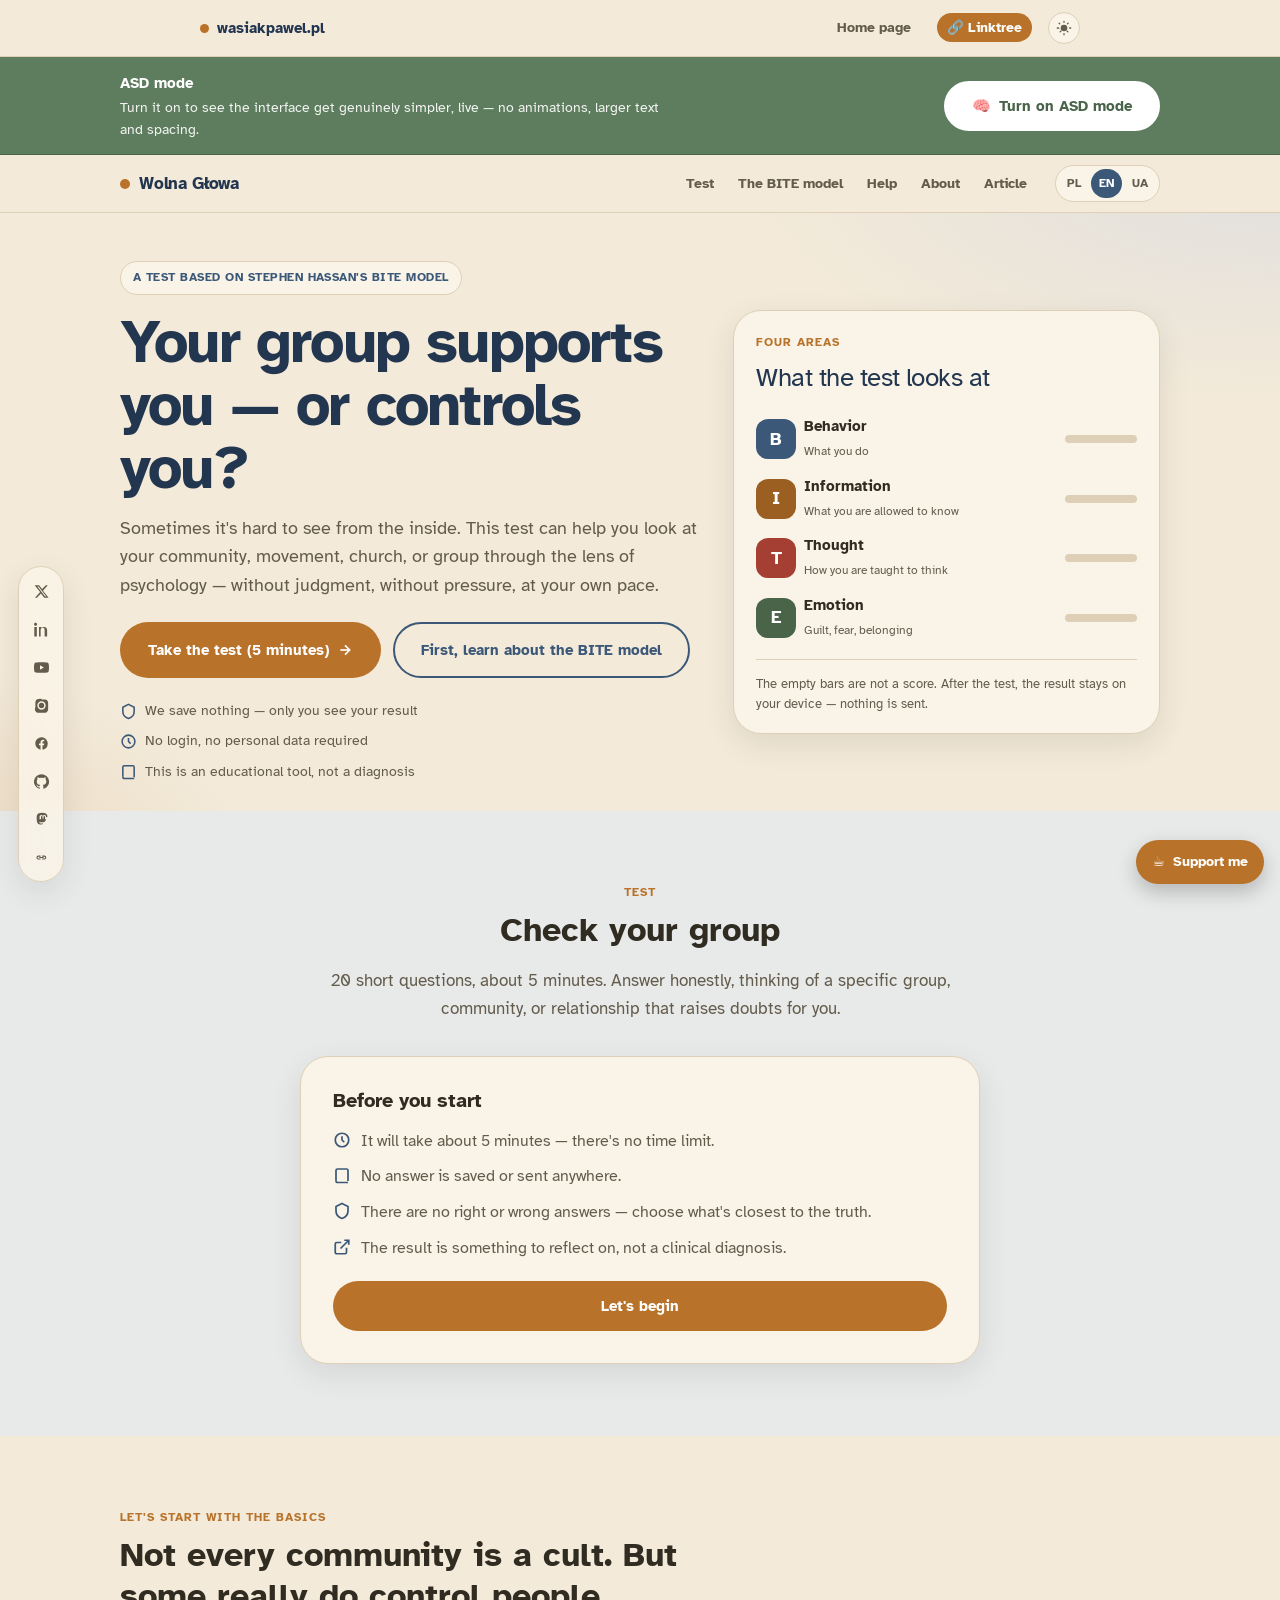
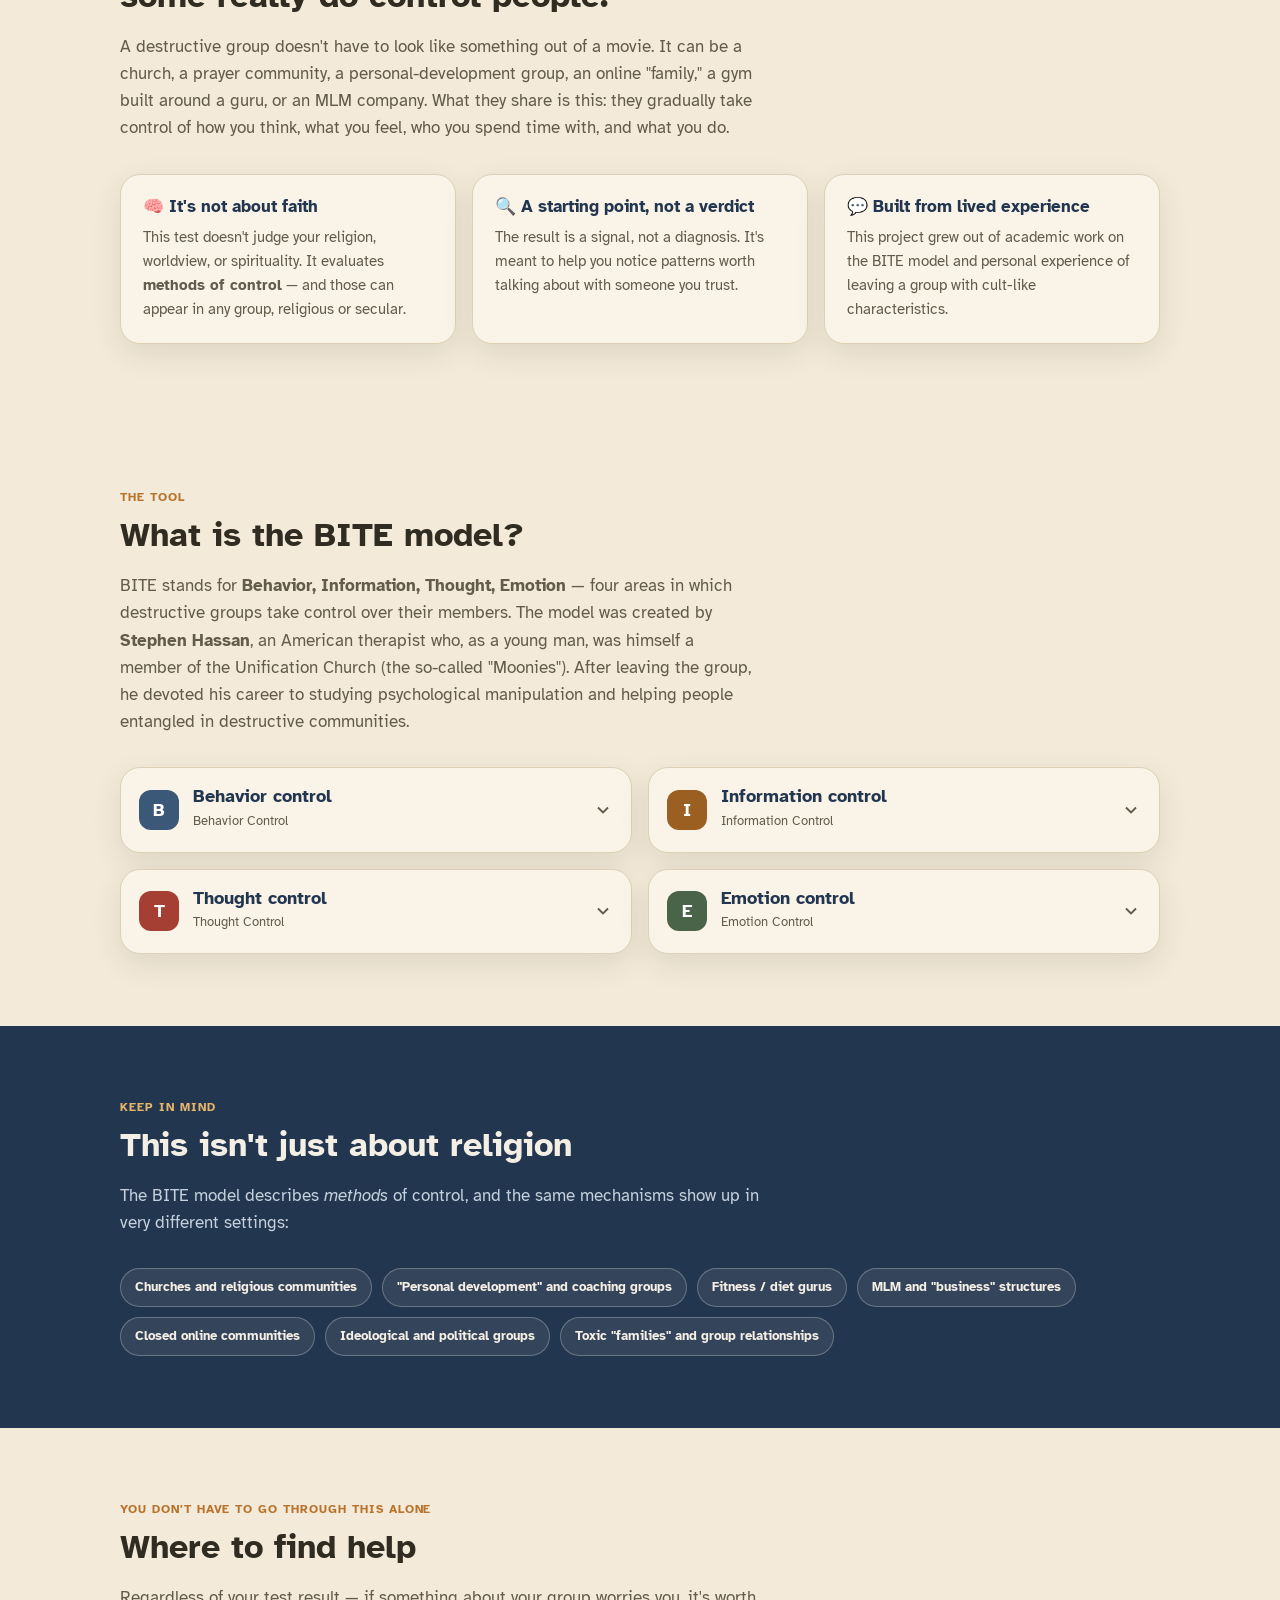
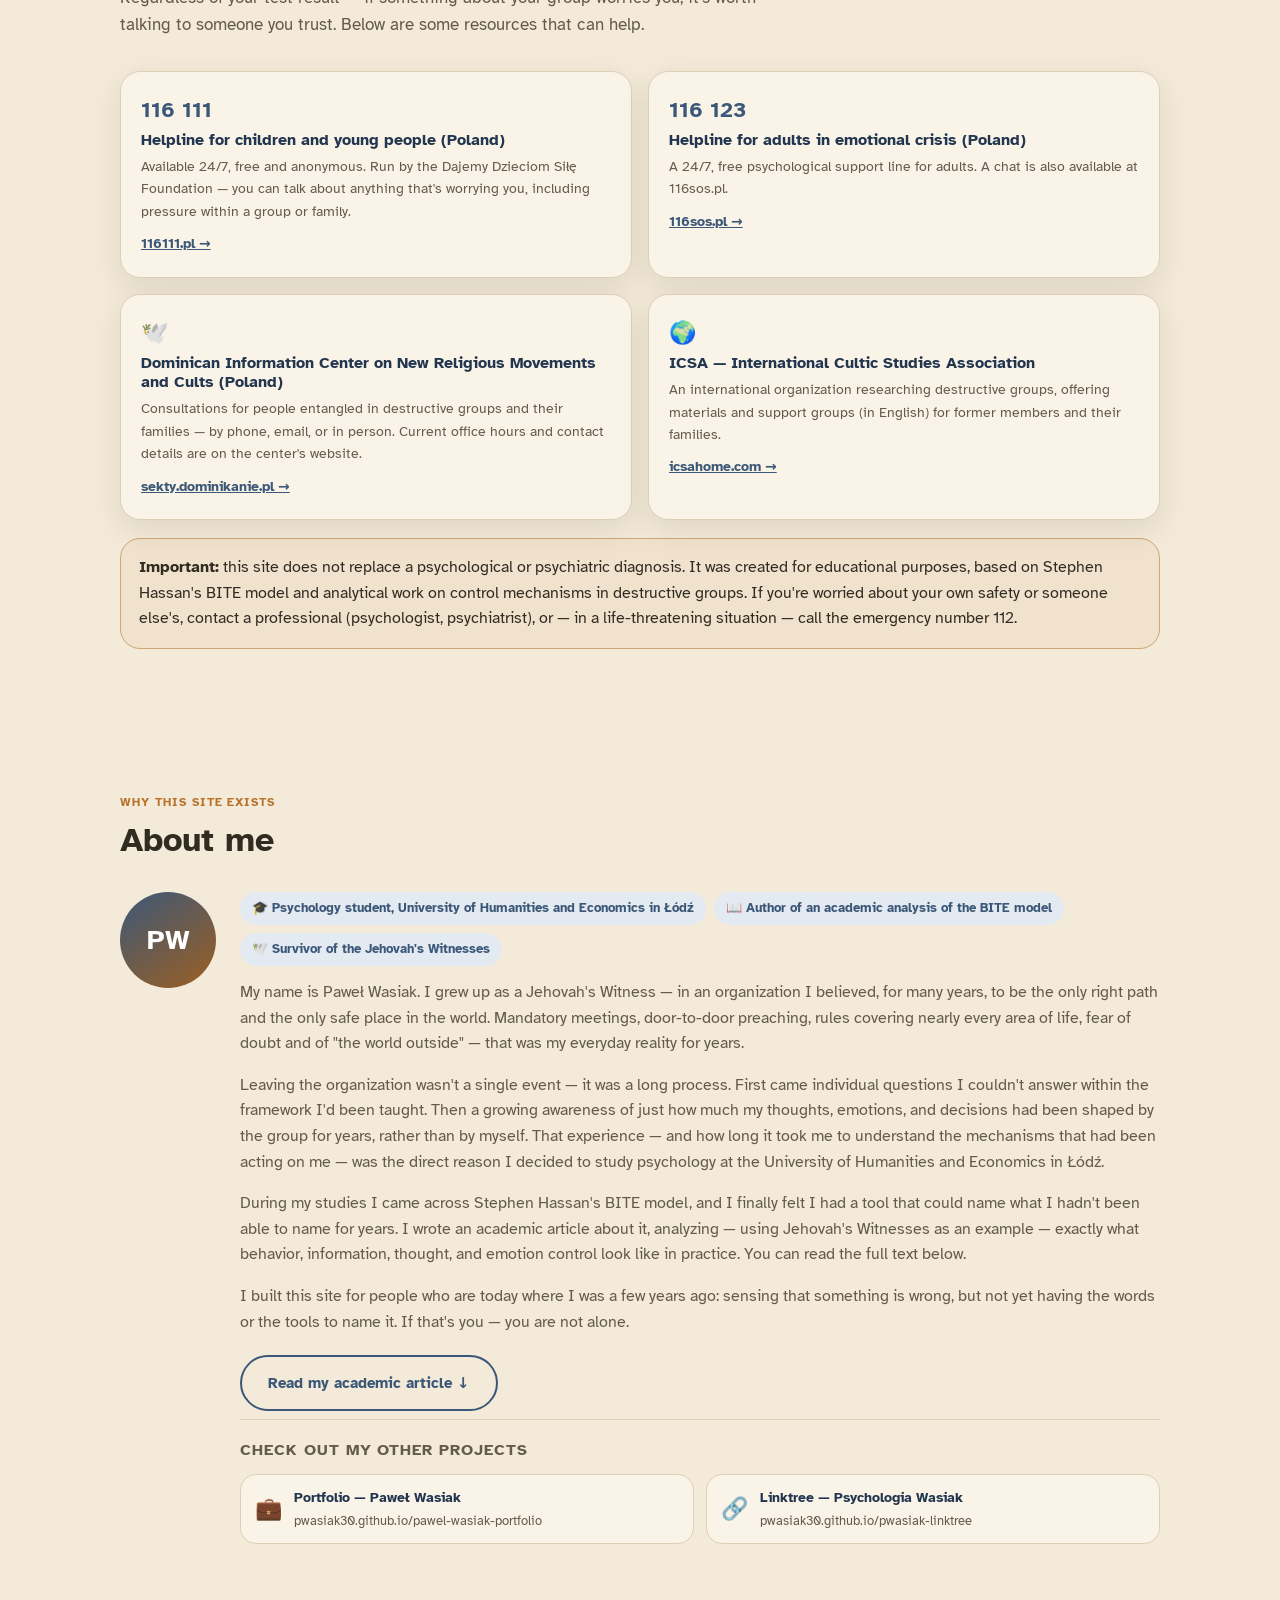
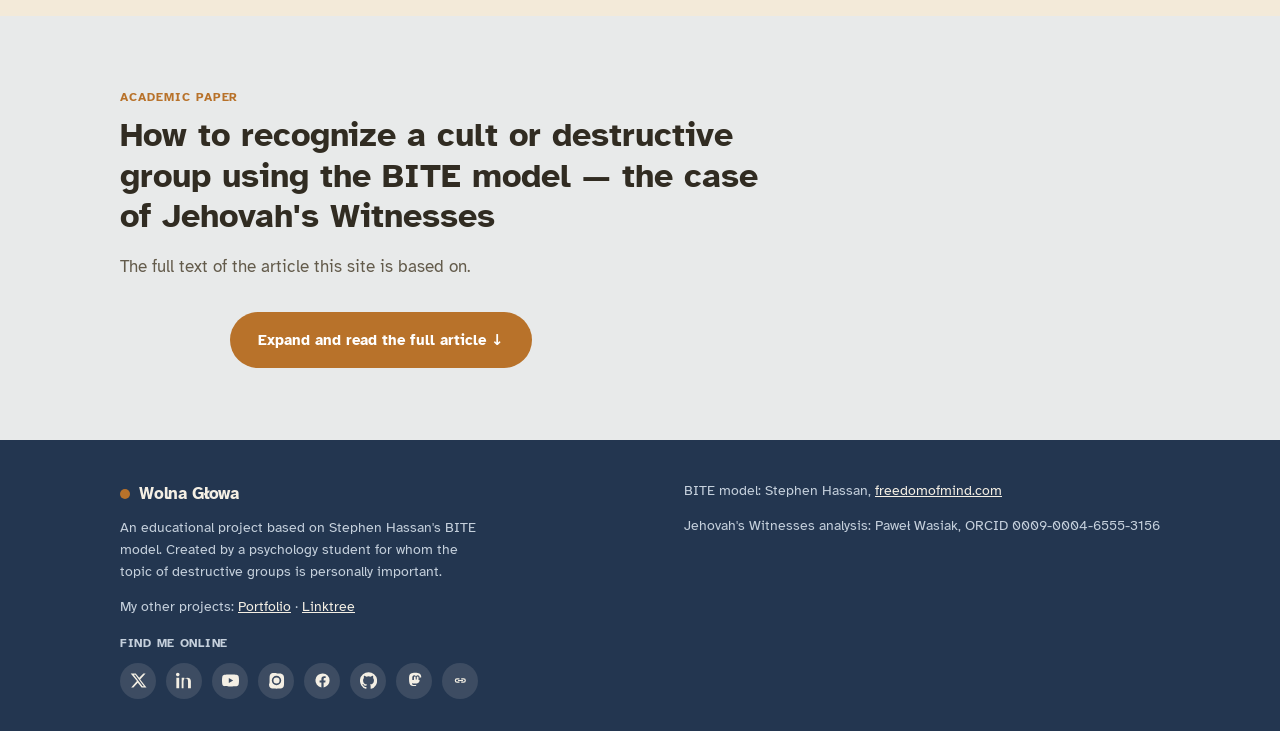
<file: en.html>
<!DOCTYPE html>
<html lang="en">
<head>
<meta charset="UTF-8">
<meta name="viewport" content="width=device-width, initial-scale=1.0">
<title>Wolna Głowa — check whether your group is controlling you</title>
<meta name="hz:slide-selector" content=".slide">
<meta name="theme-color" content="#3c5878">
<link rel="icon" type="image/svg+xml" href="/favicon.svg">
<link rel="alternate icon" type="image/png" href="/favicon-32.png">
<link rel="apple-touch-icon" href="/apple-touch-icon.png">
<link rel="alternate" hreflang="pl" href="index.html">
<link rel="alternate" hreflang="en" href="en.html">
<link rel="alternate" hreflang="uk" href="uk.html">
<link rel="stylesheet" href="styleguide.css">
<link rel="stylesheet" href="styles.css">
</head>
<body>

<script>
  (function(){
    try{
      var t = localStorage.getItem('wp-theme');
      if(t === 'dark' || t === 'light'){ document.documentElement.setAttribute('data-theme', t); }
    }catch(e){}
  })();
</script>

<style>
  .topbar{
    position:sticky; top:0; z-index:999;
    background:color-mix(in srgb, var(--paper) 92%, transparent);
    backdrop-filter:blur(6px);
    border-bottom:1px solid var(--line);
  }
  .topbar-inner{
    max-width:920px; margin:0 auto; padding:12px 20px;
    display:flex; align-items:center; justify-content:space-between; gap:12px;
    flex-wrap:wrap;
  }
  .topbar-brand{
    display:flex; align-items:center; gap:8px;
    font-family:var(--font-heading, 'Poppins', sans-serif);
    font-weight:700; font-size:15px;
    color:var(--teal-900); text-decoration:none;
  }
  .topbar-brand:hover{ color:var(--teal-700); }
  .topbar-brand .dot{
    width:9px; height:9px; border-radius:50%; background:var(--coral); flex:none;
  }
  .topbar-links{
    display:flex; align-items:center; gap:16px; list-style:none; margin:0; padding:0;
  }
  .topbar-links a{
    color:var(--ink-soft); text-decoration:none; font-weight:600; font-size:13.5px;
    font-family:var(--font-body, 'Inter', sans-serif);
    padding:6px 10px; border-radius:999px; transition:background .15s ease, color .15s ease;
  }
  .topbar-links a:hover{ background:var(--teal-100); color:var(--teal-700); }
  .topbar-links a.is-accent{
    background:var(--coral); color:#fff;
  }
  .topbar-links a.is-accent:hover{ background:var(--coral-dark); color:#fff; }

  @media (max-width:480px){
    .topbar-inner{ padding:10px 14px; }
    .topbar-brand{ font-size:14px; }
    .topbar-links a{ font-size:12.5px; padding:5px 8px; }
  }
</style>

<header class="topbar">
  <div class="topbar-inner">
    <a href="https://wasiakpawel.pl" class="topbar-brand">
      <span class="dot"></span>
      wasiakpawel.pl
    </a>
    <nav>
      <ul class="topbar-links">
        <li><a href="https://wasiakpawel.pl">Home page</a></li>
        <li><a href="https://linktree.wasiakpawel.pl" class="is-accent">🔗 Linktree</a></li>
        <li>
          <button
            type="button"
            id="theme-toggle"
            class="theme-toggle"
            aria-label="Toggle light/dark theme"
            title="Toggle light/dark theme"
          >
            <svg class="icon-sun" viewBox="0 0 24 24" aria-hidden="true"><path d="M12 4.5a1 1 0 0 1-1-1V2a1 1 0 1 1 2 0v1.5a1 1 0 0 1-1 1zm0 15a1 1 0 0 1 1 1V22a1 1 0 1 1-2 0v-1.5a1 1 0 0 1 1-1zm7.5-7.5a1 1 0 0 1 1-1H22a1 1 0 1 1 0 2h-1.5a1 1 0 0 1-1-1zm-15 0a1 1 0 0 1 1 1H2a1 1 0 1 1 0-2h1.5a1 1 0 0 1 1 1zm12.02-5.52a1 1 0 0 1 0-1.42l1.06-1.06a1 1 0 1 1 1.42 1.42l-1.06 1.06a1 1 0 0 1-1.42 0zM5.44 18.56a1 1 0 0 1 0-1.42l1.06-1.06a1 1 0 1 1 1.42 1.42l-1.06 1.06a1 1 0 0 1-1.42 0zm13.12 0a1 1 0 0 1-1.42 0l-1.06-1.06a1 1 0 1 1 1.42-1.42l1.06 1.06a1 1 0 0 1 0 1.42zM6.5 6.5a1 1 0 0 1-1.42 0L4.02 5.44a1 1 0 0 1 1.42-1.42L6.5 5.08a1 1 0 0 1 0 1.42zM12 7a5 5 0 1 1 0 10 5 5 0 0 1 0-10z"/></svg>
            <svg class="icon-moon" viewBox="0 0 24 24" aria-hidden="true"><path d="M21.5 14.5A9 9 0 1 1 9.5 2.5a1 1 0 0 1 1.06 1.5A7 7 0 0 0 20 13.44a1 1 0 0 1 1.5 1.06z"/></svg>
          </button>
        </li>
      </ul>
    </nav>
  </div>
</header>

<script>
  (function(){
    var KEY = 'wp-theme';
    function current(){
      var attr = document.documentElement.getAttribute('data-theme');
      if(attr === 'dark' || attr === 'light') return attr;
      return (window.matchMedia && window.matchMedia('(prefers-color-scheme: dark)').matches) ? 'dark' : 'light';
    }
    var btn = document.getElementById('theme-toggle');
    if(btn){
      btn.addEventListener('click', function(){
        var next = current() === 'dark' ? 'light' : 'dark';
        document.documentElement.setAttribute('data-theme', next);
        try{ localStorage.setItem(KEY, next); }catch(e){}
      });
    }
  })();
</script>

<div class="sensory-banner" id="sensory-banner">
  <div class="wrap sensory-banner-inner">
    <div class="sensory-banner-text">
      <strong>ASD mode</strong>
      <span class="text-sm">Turn it on to see the interface get genuinely simpler, live — no animations, larger text and spacing.</span>
    </div>
    <button type="button" id="sensory-toggle" class="btn btn-sensory" aria-pressed="false">
      <span aria-hidden="true">🧠</span> Turn on ASD mode
    </button>
  </div>
</div>
<div id="sensory-live" class="sr-only" role="status" aria-live="polite"></div>

<script>
(function(){
  var KEY = 'wp-asd-mode';
  var html = document.documentElement;
  var btn = document.getElementById('sensory-toggle');
  var live = document.getElementById('sensory-live');
  var banner = document.getElementById('sensory-banner');
  var topbar = document.querySelector('.topbar');

  function updateStickyOffset(){
    var h = topbar ? topbar.offsetHeight : 0;
    document.documentElement.style.setProperty('--topbar-h', h + 'px');
    var nav = document.querySelector('nav.page-nav');
    if(nav) document.documentElement.style.setProperty('--page-nav-h', nav.offsetHeight + 'px');
  }
  window.addEventListener('resize', updateStickyOffset);
  document.addEventListener('DOMContentLoaded', updateStickyOffset);
  window.addEventListener('load', updateStickyOffset);
  updateStickyOffset();

  function applySensory(on, persist){
    html.classList.toggle('asd-mode', on);
    if(btn){
      btn.setAttribute('aria-pressed', on ? 'true' : 'false');
      btn.innerHTML = on
        ? '<span aria-hidden="true">✅</span> ASD mode on'
        : '<span aria-hidden="true">🧠</span> Turn on ASD mode';
    }
    if(live){
      live.textContent = on
        ? 'ASD mode on: larger font and spacing, animations disabled, bigger buttons, floating social media widget hidden.'
        : 'ASD mode off: standard page view restored.';
    }
    if(persist){
      try{ localStorage.setItem(KEY, on ? '1' : '0'); }catch(e){}
    }
    updateStickyOffset();
  }

  var saved = null;
  try{ saved = localStorage.getItem(KEY); }catch(e){}
  applySensory(saved === '1', false);

  if(btn){
    btn.addEventListener('click', function(){
      applySensory(!html.classList.contains('asd-mode'), true);
    });
  }
})();
</script>


<a class="coffee-fab" href="https://suppi.pl/pawelwasiak" target="_blank" rel="noopener" title="Buy me a coffee on Suppi">
  <span class="coffee-icon">☕</span>
  <span class="coffee-label">Support me</span>
</a>


<nav class="page-nav">
  <div class="navwrap">
    <a href="#top" class="brand"><span class="brand-dot"></span> Wolna Głowa</a>
    <ul id="nav-list">
      <li><a class="navlink" href="#test">Test</a></li>
      <li><a class="navlink" href="#model">The BITE model</a></li>
      <li><a class="navlink" href="#pomoc">Help</a></li>
      <li><a class="navlink" href="#o-mnie">About</a></li>
      <li><a class="navlink" href="#artykul">Article</a></li>
    </ul>
    <span class="lang-switch" aria-label="Language selector"><a href="index.html" lang="pl">PL</a><a href="en.html" class="active" lang="en">EN</a><a href="uk.html" lang="uk">UA</a></span>
    <button id="nav-toggle" aria-label="Open menu" onclick="toggleNav()">
      <svg width="18" height="18" viewBox="0 0 24 24" fill="none" stroke="currentColor" stroke-width="2.3"><line x1="3" y1="6" x2="21" y2="6"/><line x1="3" y1="12" x2="21" y2="12"/><line x1="3" y1="18" x2="21" y2="18"/></svg>
    </button>
  </div>
</nav>

<a id="top"></a>
<header class="hero">
  <div class="wrap hero-grid">
    <div class="hero-copy">
    <span class="eyebrow">A test based on Stephen Hassan's BITE model</span>
    <h1 class="title">Your group supports you — or controls you?</h1>
    <p class="lede">Sometimes it's hard to see from the inside. This test can help you look at your community, movement, church, or group through the lens of psychology — without judgment, without pressure, at your own pace.</p>
    <div class="cta-row">
      <a href="#test" class="btn btn-primary">
        Take the test (5 minutes)
        <svg width="16" height="16" viewBox="0 0 24 24" fill="none" stroke="currentColor" stroke-width="2.5"><line x1="5" y1="12" x2="19" y2="12"/><polyline points="12 5 19 12 12 19"/></svg>
      </a>
      <a href="#model" class="btn btn-ghost">First, learn about the BITE model</a>
    </div>
    <div class="trust-row">
      <div class="trust-item">
        <svg width="17" height="17" viewBox="0 0 24 24" fill="none" stroke="currentColor" stroke-width="2.2"><path d="M12 2l8 4v6c0 5-3.5 8.5-8 10-4.5-1.5-8-5-8-10V6l8-4z"/></svg>
        We save nothing — only you see your result
      </div>
      <div class="trust-item">
        <svg width="17" height="17" viewBox="0 0 24 24" fill="none" stroke="currentColor" stroke-width="2.2"><circle cx="12" cy="12" r="9"/><path d="M12 7v5l3 3"/></svg>
        No login, no personal data required
      </div>
      <div class="trust-item">
        <svg width="17" height="17" viewBox="0 0 24 24" fill="none" stroke="currentColor" stroke-width="2.2"><path d="M4 19.5V6a2 2 0 012-2h12a2 2 0 012 2v14"/><path d="M4 19.5A2.5 2.5 0 006.5 22H20"/></svg>
        This is an educational tool, not a diagnosis
      </div>
    </div>
    </div>
      <aside class="hero-panel" aria-label="BITE model">
        <p class="hero-panel-kicker">Four areas</p>
        <p class="hero-panel-title">What the test looks at</p>
        <ol class="bite-preview">
          <li><span class="bite-num c-behavior">B</span><span><strong>Behavior</strong><small>What you do</small></span><span class="meter" aria-hidden="true"><i></i></span></li>
          <li><span class="bite-num c-info">I</span><span><strong>Information</strong><small>What you are allowed to know</small></span><span class="meter" aria-hidden="true"><i></i></span></li>
          <li><span class="bite-num c-thought">T</span><span><strong>Thought</strong><small>How you are taught to think</small></span><span class="meter" aria-hidden="true"><i></i></span></li>
          <li><span class="bite-num c-emotion">E</span><span><strong>Emotion</strong><small>Guilt, fear, belonging</small></span><span class="meter" aria-hidden="true"><i></i></span></li>
        </ol>
        <p class="hero-panel-note">The empty bars are not a score. After the test, the result stays on your device — nothing is sent.</p>
      </aside>
  </div>
</header>

<section id="test">
  <div class="wrap-narrow">
    <div class="section-head center" style="margin:0 auto 34px auto;">
      <span class="kicker">Test</span>
      <h2>Check your group</h2>
      <p class="sub">20 short questions, about 5 minutes. Answer honestly, thinking of a specific group, community, or relationship that raises doubts for you.</p>
    </div>

    <div class="quiz-card" id="quiz-intro-card">
      <h3 style="margin-bottom:14px;">Before you start</h3>
      <ul class="quiz-intro-list">
        <li><svg width="18" height="18" viewBox="0 0 24 24" fill="none" stroke="currentColor" stroke-width="2.3"><circle cx="12" cy="12" r="9"/><path d="M12 7v5l3 3"/></svg> It will take about 5 minutes — there's no time limit.</li>
        <li><svg width="18" height="18" viewBox="0 0 24 24" fill="none" stroke="currentColor" stroke-width="2.3"><path d="M4 19.5V6a2 2 0 012-2h12a2 2 0 012 2v14"/><path d="M4 19.5A2.5 2.5 0 006.5 22H20"/></svg> No answer is saved or sent anywhere.</li>
        <li><svg width="18" height="18" viewBox="0 0 24 24" fill="none" stroke="currentColor" stroke-width="2.3"><path d="M12 2l8 4v6c0 5-3.5 8.5-8 10-4.5-1.5-8-5-8-10V6l8-4z"/></svg> There are no right or wrong answers — choose what's closest to the truth.</li>
        <li><svg width="18" height="18" viewBox="0 0 24 24" fill="none" stroke="currentColor" stroke-width="2.3"><path d="M18 13v6a2 2 0 01-2 2H5a2 2 0 01-2-2V8a2 2 0 012-2h6"/><path d="M15 3h6v6"/><path d="M10 14L21 3"/></svg> The result is something to reflect on, not a clinical diagnosis.</li>
      </ul>
      <button class="btn btn-primary btn-wide" onclick="startQuiz()">Let's begin</button>
    </div>

    <div class="quiz-card hidden" id="quiz-card">
      <div class="progress-wrap">
        <div class="progress-label"><span id="progress-text">Question 1 of 20</span><span id="progress-pct">5%</span></div>
        <div class="progress-bar"><div class="progress-fill" id="progress-fill"></div></div>
      </div>
      <span class="q-cat" id="q-cat">Behavior control</span>
      <div class="q-text" id="q-text">…</div>
      <div class="answers" id="answers"></div>
      <div class="quiz-nav">
        <button class="btn btn-ghost" id="btn-back" onclick="prevQ()">Back</button>
        <button class="btn btn-primary" id="btn-next" onclick="nextQ()" disabled>Next</button>
      </div>
    </div>

    <div class="quiz-card hidden" id="result-card">
      <div id="result-content"></div>
    </div>
  </div>
</section>

<section id="czym-jest">
  <div class="wrap">
    <div class="section-head">
      <span class="kicker">Let's start with the basics</span>
      <h2>Not every community is a cult. But some really do control people.</h2>
      <p class="sub">A destructive group doesn't have to look like something out of a movie. It can be a church, a prayer community, a personal-development group, an online "family," a gym built around a guru, or an MLM company. What they share is this: they gradually take control of how you think, what you feel, who you spend time with, and what you do.</p>
    </div>
    <div class="grid3">
      <div class="info-card">
        <h4>🧠 It's not about faith</h4>
        <p>This test doesn't judge your religion, worldview, or spirituality. It evaluates <strong>methods of control</strong> — and those can appear in any group, religious or secular.</p>
      </div>
      <div class="info-card">
        <h4>🔍 A starting point, not a verdict</h4>
        <p>The result is a signal, not a diagnosis. It's meant to help you notice patterns worth talking about with someone you trust.</p>
      </div>
      <div class="info-card">
        <h4>💬 Built from lived experience</h4>
        <p>This project grew out of academic work on the BITE model and personal experience of leaving a group with cult-like characteristics.</p>
      </div>
    </div>
  </div>
</section>

<section id="model">
  <div class="wrap">
    <div class="section-head">
      <span class="kicker">The tool</span>
      <h2>What is the BITE model?</h2>
      <p class="sub">BITE stands for <strong>Behavior, Information, Thought, Emotion</strong> — four areas in which destructive groups take control over their members. The model was created by <strong>Stephen Hassan</strong>, an American therapist who, as a young man, was himself a member of the Unification Church (the so-called "Moonies"). After leaving the group, he devoted his career to studying psychological manipulation and helping people entangled in destructive communities.</p>
    </div>

    <div class="bite-grid">
    <div class="bite-cat" data-color="behavior">
      <div class="bite-head" onclick="toggleCat(this)">
        <div class="bite-num c-behavior">B</div>
        <div>
          <h3>Behavior control</h3>
          <span class="tag">Behavior Control</span>
        </div>
        <svg class="bite-chevron" width="20" height="20" viewBox="0 0 24 24" fill="none" stroke="currentColor" stroke-width="2.3"><polyline points="6 9 12 15 18 9"/></svg>
      </div>
      <div class="bite-body">
        <div class="bite-body-inner">
          <p>The group regulates your daily life: where you live, how you dress, who you spend time with, how you spend money, how much time you give to the group. Your decisions require leaders' approval, and disobedience is punished — openly, or through the withdrawal of relationships.</p>
          <ul>
            <li>Mandatory meetings and activities, with consequences for missing them</li>
            <li>Rules about clothing, appearance, diet, sleep, and free time</li>
            <li>Restricting contact with people outside the group, including family</li>
            <li>Major life decisions require the leader's or elders' approval</li>
          </ul>
          <button class="example-toggle" onclick="toggleExample(this)">See an example: Jehovah's Witnesses ▾</button>
          <div class="example-box">
            <p>Attending meetings and taking part in preaching is a duty — neglecting it can get you labeled "bad association." Witnesses are also encouraged to limit contact with people outside the community, including family members who don't believe.</p>
            <blockquote>"Don't look for excuses to communicate with a disfellowshipped relative, for example through text messages or emails."</blockquote>
          </div>
        </div>
      </div>
    </div>

    <div class="bite-cat" data-color="info">
      <div class="bite-head" onclick="toggleCat(this)">
        <div class="bite-num c-info">I</div>
        <div>
          <h3>Information control</h3>
          <span class="tag">Information Control</span>
        </div>
        <svg class="bite-chevron" width="20" height="20" viewBox="0 0 24 24" fill="none" stroke="currentColor" stroke-width="2.3"><polyline points="6 9 12 15 18 9"/></svg>
      </div>
      <div class="bite-body">
        <div class="bite-body-inner">
          <p>The group decides what information reaches you. Critical sources are discouraged or forbidden, and people who share them are portrayed as enemies, liars, or "sick." Sometimes the group hides its own history or controversies.</p>
          <ul>
            <li>Discouraging members from reading or watching material critical of the group</li>
            <li>Labeling critics as "apostates," "enemies," or "mentally ill"</li>
            <li>Hiding inconvenient facts about the group's history or finances</li>
            <li>Encouraging members to report other members' doubts to leaders</li>
          </ul>
          <button class="example-toggle" onclick="toggleExample(this)">See an example: Jehovah's Witnesses ▾</button>
          <div class="example-box">
            <p>Literature from outside the organization — including academic publications — is presented as spiritually dangerous. The only acceptable source of knowledge is meant to be the Watch Tower Society's own publications.</p>
            <blockquote>"Trying to refute the arguments of apostates or of those critical of Jehovah's organization will do us no good (…) it is wrong and constitutes a spiritual danger."</blockquote>
          </div>
        </div>
      </div>
    </div>

    <div class="bite-cat" data-color="thought">
      <div class="bite-head" onclick="toggleCat(this)">
        <div class="bite-num c-thought">T</div>
        <div>
          <h3>Thought control</h3>
          <span class="tag">Thought Control</span>
        </div>
        <svg class="bite-chevron" width="20" height="20" viewBox="0 0 24 24" fill="none" stroke="currentColor" stroke-width="2.3"><polyline points="6 9 12 15 18 9"/></svg>
      </div>
      <div class="bite-body">
        <div class="bite-body-inner">
          <p>The group teaches you to think in a certain way: black-and-white divisions into "us and them," ready-made phrases instead of your own reflection, and doubts treated as sin, weakness, or an "evil influence." Over time it becomes hard to think critically about the group itself.</p>
          <ul>
            <li>Dividing the world into the "true/enlightened" and "everyone else, who is mistaken"</li>
            <li>Doubt equated with lack of faith, betrayal, or illness</li>
            <li>Repetitive slogans and phrases that are hard to explain to outsiders</li>
            <li>Rituals (prayer, singing, meditation) used to "drown out" difficult thoughts</li>
          </ul>
          <button class="example-toggle" onclick="toggleExample(this)">See an example: Jehovah's Witnesses ▾</button>
          <div class="example-box">
            <p>The world is divided into the organization (which holds "the one truth") and everyone else — under Satan's influence. Doubting the teachings is presented as dangerous.</p>
            <blockquote>"Raising doubts is one of Satan's most effective methods."</blockquote>
          </div>
        </div>
      </div>
    </div>

    <div class="bite-cat" data-color="emotion">
      <div class="bite-head" onclick="toggleCat(this)">
        <div class="bite-num c-emotion">E</div>
        <div>
          <h3>Emotion control</h3>
          <span class="tag">Emotion Control</span>
        </div>
        <svg class="bite-chevron" width="20" height="20" viewBox="0 0 24 24" fill="none" stroke="currentColor" stroke-width="2.3"><polyline points="6 9 12 15 18 9"/></svg>
      </div>
      <div class="bite-body">
        <div class="bite-body-inner">
          <p>The group manipulates your emotions — instilling guilt, shame, and fear (of punishment, condemnation, losing loved ones), while also offering a sense of belonging and love — but a <em>conditional</em> one, dependent on obedience and commitment.</p>
          <ul>
            <li>Intense guilt for not meeting the group's expectations</li>
            <li>Fear of punishment, condemnation, or disaster after leaving</li>
            <li>The threat of losing relationships with loved ones who remain in the group (shunning)</li>
            <li>Self-worth made dependent on the group's approval</li>
          </ul>
          <button class="example-toggle" onclick="toggleExample(this)">See an example: Jehovah's Witnesses ▾</button>
          <div class="example-box">
            <p>People who leave lose contact with loved ones who remain in the organization — including immediate family. Leaving is bound up with intense guilt and fear of rejection by God and the community.</p>
            <blockquote>"A hardened sinner must be disfellowshipped — cut off from contact with Jehovah's clean people."</blockquote>
          </div>
        </div>
      </div>
    </div>
    </div>

  </div>
</section>

<section class="alt">
  <div class="wrap">
    <div class="section-head">
      <span class="kicker">Keep in mind</span>
      <h2>This isn't just about religion</h2>
      <p class="sub">The BITE model describes <em>methods</em> of control, and the same mechanisms show up in very different settings:</p>
    </div>
    <div class="chips">
      <span class="chip">Churches and religious communities</span>
      <span class="chip">"Personal development" and coaching groups</span>
      <span class="chip">Fitness / diet gurus</span>
      <span class="chip">MLM and "business" structures</span>
      <span class="chip">Closed online communities</span>
      <span class="chip">Ideological and political groups</span>
      <span class="chip">Toxic "families" and group relationships</span>
    </div>
  </div>
</section>

<section id="pomoc">
  <div class="wrap">
    <div class="section-head">
      <span class="kicker">You don't have to go through this alone</span>
      <h2>Where to find help</h2>
      <p class="sub">Regardless of your test result — if something about your group worries you, it's worth talking to someone you trust. Below are some resources that can help.</p>
    </div>
    <div class="help-grid">
      <div class="help-card">
        <span class="num">116 111</span>
        <h4>Helpline for children and young people (Poland)</h4>
        <p>Available 24/7, free and anonymous. Run by the Dajemy Dzieciom Siłę Foundation — you can talk about anything that's worrying you, including pressure within a group or family.</p>
        <a class="link" href="https://116111.pl/" target="_blank" rel="noopener">116111.pl →</a>
      </div>
      <div class="help-card">
        <span class="num">116 123</span>
        <h4>Helpline for adults in emotional crisis (Poland)</h4>
        <p>A 24/7, free psychological support line for adults. A chat is also available at 116sos.pl.</p>
        <a class="link" href="https://116sos.pl/" target="_blank" rel="noopener">116sos.pl →</a>
      </div>
      <div class="help-card">
        <span class="num">🕊️</span>
        <h4>Dominican Information Center on New Religious Movements and Cults (Poland)</h4>
        <p>Consultations for people entangled in destructive groups and their families — by phone, email, or in person. Current office hours and contact details are on the center's website.</p>
        <a class="link" href="https://sekty.dominikanie.pl/" target="_blank" rel="noopener">sekty.dominikanie.pl →</a>
      </div>
      <div class="help-card">
        <span class="num">🌍</span>
        <h4>ICSA — International Cultic Studies Association</h4>
        <p>An international organization researching destructive groups, offering materials and support groups (in English) for former members and their families.</p>
        <a class="link" href="https://www.icsahome.com/" target="_blank" rel="noopener">icsahome.com →</a>
      </div>
    </div>
    <div class="disclaimer-box">
      <strong>Important:</strong> this site does not replace a psychological or psychiatric diagnosis. It was created for educational purposes, based on Stephen Hassan's BITE model and analytical work on control mechanisms in destructive groups. If you're worried about your own safety or someone else's, contact a professional (psychologist, psychiatrist), or — in a life-threatening situation — call the emergency number 112.
    </div>
  </div>
</section>

<section id="o-mnie">
  <div class="wrap">
    <div class="section-head">
      <span class="kicker">Why this site exists</span>
      <h2>About me</h2>
    </div>
    <div class="author-wrap">
      <div class="author-avatar">PW</div>
      <div class="author-story">
        <div class="author-badges">
          <span class="author-badge">🎓 Psychology student, University of Humanities and Economics in Łódź</span>
          <span class="author-badge">📖 Author of an academic analysis of the BITE model</span>
          <span class="author-badge">🕊️ Survivor of the Jehovah's Witnesses</span>
        </div>
        <p>My name is Paweł Wasiak. I grew up as a Jehovah's Witness — in an organization I believed, for many years, to be the only right path and the only safe place in the world. Mandatory meetings, door-to-door preaching, rules covering nearly every area of life, fear of doubt and of "the world outside" — that was my everyday reality for years.</p>
        <p>Leaving the organization wasn't a single event — it was a long process. First came individual questions I couldn't answer within the framework I'd been taught. Then a growing awareness of just how much my thoughts, emotions, and decisions had been shaped by the group for years, rather than by myself. That experience — and how long it took me to understand the mechanisms that had been acting on me — was the direct reason I decided to study psychology at the University of Humanities and Economics in Łódź.</p>
        <p>During my studies I came across Stephen Hassan's BITE model, and I finally felt I had a tool that could name what I hadn't been able to name for years. I wrote an academic article about it, analyzing — using Jehovah's Witnesses as an example — exactly what behavior, information, thought, and emotion control look like in practice. You can read the full text below.</p>
        <p>I built this site for people who are today where I was a few years ago: sensing that something is wrong, but not yet having the words or the tools to name it. If that's you — you are not alone.</p>
        <div class="cta-row" style="margin-top:20px;">
          <a href="#artykul" class="btn btn-ghost">Read my academic article ↓</a>
        </div>
        <div class="related-links">
          <p class="related-links-label">Check out my other projects</p>
          <div class="related-links-row">
            <a href="https://pwasiak30.github.io/pawel-wasiak-portfolio/" target="_blank" rel="noopener" class="related-link-card">
              <span class="related-link-icon">💼</span>
              <span>
                <span class="related-link-title">Portfolio — Paweł Wasiak</span>
                <span class="related-link-sub">pwasiak30.github.io/pawel-wasiak-portfolio</span>
              </span>
            </a>
            <a href="https://pwasiak30.github.io/pwasiak-linktree/" target="_blank" rel="noopener" class="related-link-card">
              <span class="related-link-icon">🔗</span>
              <span>
                <span class="related-link-title">Linktree — Psychologia Wasiak</span>
                <span class="related-link-sub">pwasiak30.github.io/pwasiak-linktree</span>
              </span>
            </a>
          </div>
        </div>
      </div>
    </div>
  </div>
</section>

<section id="artykul">
  <div class="wrap">
    <div class="section-head">
      <span class="kicker">Academic paper</span>
      <h2>How to recognize a cult or destructive group using the BITE model — the case of Jehovah's Witnesses</h2>
      <p class="sub">The full text of the article this site is based on.</p>
    </div>

    <details class="article-toggle" id="article-details">
      <summary class="btn btn-primary" id="article-summary">Expand and read the full article ↓</summary>

      <div class="article-box" style="margin-top:22px;">
        <div class="article-meta">
          <span>Paweł Wasiak</span>
          <span>ORCID: <a href="https://orcid.org/0009-0004-6555-3156" target="_blank" rel="noopener">0009-0004-6555-3156</a></span>
          <span>e-mail: pwasiak30@gmail.com</span>
        </div>

        <div class="abstract-box">
          <h4>Abstract</h4>
          <p>This article presents the application of Stephen Hassan's BITE model (Behavior, Information, Thought, Emotion Control) as a tool for identifying the characteristics of cults and destructive groups. The Jehovah's Witnesses are analyzed as an example of a religious organization that, in many respects, meets the mind-control criteria defined by the model. The aim of the paper is to demonstrate the usefulness of the BITE model in assessing potentially destructive practices within religious communities.</p>
          <p class="keywords"><strong>Keywords:</strong> BITE model, Stephen Hassan, mind control, psychological manipulation, destructive groups, Jehovah's Witnesses, religious cults, cult psychology, psychological support, post-cult trauma</p>
        </div>

        <h3>Introduction</h3>
        <p>In recent decades, awareness has grown of groups that, through intensive control, influence individuals and lead them into psychological, emotional, and social subjugation. Stephen Hassan, an expert in psychological manipulation, developed the BITE model as a tool for diagnosing this type of practice.</p>
        <p>Before becoming one of the leading experts on psychological manipulation and cults, Hassan was himself a member of a destructive group — the Unification Church (also known as the "Moonies"). The experiences he went through as a young adult under indoctrination and intense group control became the foundation of his later therapeutic and academic work. After freeing himself from the cult, Hassan devoted his life to studying methods of mind control and helping people entangled in destructive relationships with cult-like groups. His BITE model is the summation of decades of clinical work, research, and his own experience as a former cult member.</p>
        <p>Jehovah's Witnesses, although formally recognized as a legal religious community, are frequently identified by former members and researchers as an organization with the characteristics of a destructive cult.</p>

        <h3>Methodology</h3>
        <p>The aim of this article is to apply the BITE model to analyze the practices and structures functioning within the Jehovah's Witness organization. The study used a case-study method, which allowed for an in-depth analysis of a specific group within the framework of the psychological-manipulation model. The main sources of data were accounts from former members, academic literature, and the organization's own official publications (including the Watchtower magazine). For each of the four elements of the BITE model, specific practices or organizational norms were identified that may exemplify the use of mind control. The article does not aim to offer an objective assessment of the Jehovah's Witness religion; rather, it is analytical in character and draws on available data from a psychological perspective.</p>

        <h3>Analysis of the BITE model using Jehovah's Witnesses as an example</h3>

        <h4>1. Behavior Control</h4>
        <p>The Jehovah's Witness organization precisely regulates the daily behavior of its members. Prohibitions include, among others, celebrating birthdays, observing national and religious holidays, military service, blood transfusions, and contact with people outside the community, even family members. Such restrictions can lead to social isolation and dependence on the group. Examples of these techniques:</p>
        <p><strong>Mandatory meetings and gatherings:</strong> Jehovah's Witnesses are required to regularly attend meetings held at Kingdom Halls and to take part in the preaching work, which is not merely a recommendation but an obligation. Failing to fulfill this obligation can lead to exclusion or ostracism within the community (one can be labeled "bad association," which results in other members of the group distancing themselves from that person).</p>
        <blockquote>"What picture do those who make a practice of missing congregation meetings present? Is spiritual stagnation not evident in them? Do they not find it difficult to produce the fruitage of the spirit? Who most often experience conflicts, setbacks, and a tendency to grumble and complain? And who most often comes to meetings unprepared or falls asleep during the talk? Such ones are usually overtaken by spiritual sluggishness."</blockquote>
        <p><strong>Rules governing everyday behavior:</strong> There is a range of rules covering everyday life: from what films to watch, to how to dress, to a ban on taking part in certain events, such as national ceremonies or religious holidays. The group enforces compliance with these rules, and disobedience is treated as sin.</p>
        <blockquote>"A Christian woman might ask herself a few questions, such as: 'What does my surrounding think of my clothing? Aren't members of the congregation embarrassed, uneasy, or ashamed because of my appearance?' And even if she has the right to some particular style of dress or hairstyle, she will certainly not insist on it once she notices negative reactions."</blockquote>
        <blockquote>"Jehovah's Witnesses are glad to learn the history of their country, but they do not take part in celebrations such as (…) Independence Day."</blockquote>
        <p><strong>Isolation from people outside the group:</strong> Jehovah's Witnesses are encouraged (and sometimes compelled) to isolate themselves from people outside the organization, including family and friends who are not Jehovah's Witnesses (occasional contact is permitted, but people outside the group cannot be regarded as friends). Those who choose to leave the group are often rejected and treated as "sinners," and all contact with them is severed — even the closest family ties.</p>
        <blockquote>"Do our contacts with relatives and neighbors still look the same as before we became Christians? Shouldn't we instead review these relationships and consciously set appropriate boundaries?"</blockquote>
        <blockquote>"Don't look for excuses to communicate with a disfellowshipped relative, for example through text messages or emails."</blockquote>
        <blockquote>"Frankly speaking, if your friends do not love Jehovah, you do not need them."</blockquote>

        <h4>2. Information Control</h4>
        <p>Members are discouraged from reading material critical of the organization. Outside information, including academic or press material, is often labeled "apostasy," and spreading it can result in exclusion. The only accepted source of knowledge is the Watch Tower Society's publications. In the case of Jehovah's Witnesses, we observe:</p>
        <p><strong>Lack of access to alternative sources of information:</strong> Jehovah's Witnesses are encouraged (and sometimes outright required) to rely exclusively on literature published by the organization (e.g., the Watchtower and Awake! magazines). Literature from outside the organization, including academic books or theological studies (especially ones critical of the Witnesses), is treated as harmful and unworthy of attention.</p>
        <blockquote>"Trying to refute the arguments of apostates or of those who are critical of Jehovah's organization will do us no good. Delving into the information they disseminate — whether in printed or electronic form — is wrong and constitutes a spiritual danger."</blockquote>
        <blockquote>"We should study the Bible with regard to the topic that concerns us. We can look for additional information using the various tools that God's organization provides."</blockquote>
        <p><strong>Demonizing opponents:</strong> Everything coming from outside the organization is presented as "false" or "harmful," and people who criticize the organization are called "lawless ones" or "antichrists." The group shows a strong tendency to isolate its members from other worldviews.</p>
        <blockquote>"Apostates are 'mentally diseased.'"</blockquote>
        <p><strong>Manipulating the organization's history:</strong> Jehovah's Witnesses are taught that only their organization holds the true biblical teachings. Its history, as well as any controversies associated with the organization, are meticulously hidden or presented favorably, so as to maintain members' belief in its "infallibility."</p>

        <h4>3. Thought Control</h4>
        <p>The community shapes members' thinking through regular meetings, Bible studies, and the repetition of doctrinal statements. Critical thinking about doctrine is condemned, and spiritual doubts are treated as a sign of weak faith or Satan's influence. Examples of thought control:</p>
        <p><strong>A black-and-white view of the world:</strong> Jehovah's Witnesses are taught that only their organization has the true understanding of the Bible, while the rest of the world is mistaken. Other religious denominations and political views are considered "false" and dangerous. This creates a black-and-white picture of reality, in which everything outside the organization is bad.</p>
        <blockquote>"Jehovah (…) has freed us from Satan's world."</blockquote>
        <blockquote>"We should try to motivate them [people being recruited] to put into practice what they are learning, to dedicate themselves to Jehovah, and to get baptized. Only then will they survive Jehovah's day."</blockquote>
        <blockquote>"A coalition of nations will attack God's people, and Jehovah will execute judgment on the wicked at Armageddon."</blockquote>
        <p><strong>The prohibition of doubt:</strong> Doubts about the teachings of Jehovah's Witnesses are treated as evidence of a lack of faith and disobedience toward God. The group tries to eliminate all forms of critical thinking, and people who begin to doubt are often seen as a threat and may be disfellowshipped.</p>
        <blockquote>"Raising doubts is one of Satan's most effective methods."</blockquote>
        <p><strong>Thinking in line with the organization:</strong> Jehovah's Witnesses are required to strictly follow the organization's teachings, and any independent thinking or expression of opinions contrary to what the organization teaches is treated as a sign of "rebellion."</p>
        <blockquote>"The instructions from Jehovah's organization, on which our lives will depend, may by human judgment seem impractical at the time. We must all be ready to obey any instruction we receive, regardless of whether it seems reasonable from our own or a strategic point of view."</blockquote>

        <h4>4. Emotional Control</h4>
        <p>The organization employs strong emotional control, including guilt and fear of being disfellowshipped or of Armageddon. Members often live in a state of emotional tension stemming from fear of condemnation or of losing their social ties after being expelled from the organization. Here are some techniques used to control emotions:</p>
        <p><strong>Instilling guilt and shame:</strong> Members who don't follow the rules feel guilty and ashamed of their behavior. In addition, a member who leaves the organization may feel "rejected" by God and by loved ones. Disfellowshipped members are treated as "unfaithful," and their emotions are manipulated so that they feel guilty for leaving.</p>
        <blockquote>"Hardened sinners (…) pose a moral and spiritual danger to others (…) Like phalanx soldiers who abandon their shields, they endanger not only themselves but also their companions."</blockquote>
        <p><strong>Fear of exclusion and ostracism:</strong> People who have left the organization are often excluded from social life, which brings enormous emotional stress. Losing contact with family and friends who remain in the organization can lead to a feeling of complete isolation and abandonment.</p>
        <blockquote>"Unfortunately, some who have committed serious sins are removed from the congregation. In such a situation, 'we stop associating with them.'"</blockquote>
        <blockquote>"A hardened sinner must be disfellowshipped — cut off from contact with Jehovah's clean people."</blockquote>
        <p><strong>Maintaining emotional dependence on the group:</strong> The group has created a system in which members make their emotions and sense of worth dependent on others' approval. The group provides a sense of community, but only on the condition of full loyalty and obedience.</p>
        <blockquote>"There was a time when I did not know what happiness was, even within my own family. I saw love in action for the first time among Jehovah's Witnesses. Anyone who wants to be truly happy and content should find their place in the spiritual paradise."</blockquote>

        <h3>How to recognize a cult using the BITE model?</h3>
        <p>Jehovah's Witnesses are an example of a group that uses many techniques of psychological manipulation, leading to full control over its members. Using the BITE model, we can identify the following characteristic elements:</p>
        <ul>
          <li><strong>Behavior control:</strong> mandatory meetings, strict rules governing everyday life, and restricted contact with people outside the group.</li>
          <li><strong>Information control:</strong> isolation from outside sources of information, demonizing opponents, and manipulating the organization's history.</li>
          <li><strong>Thought control:</strong> imposing a black-and-white view of the world, forbidding doubt, and requiring thinking that conforms to the group's doctrine.</li>
          <li><strong>Emotion control:</strong> manipulating members' emotions, instilling guilt, fear, and shame, and fear of being disfellowshipped.</li>
        </ul>
        <p>If the group you belong to starts using similar manipulation techniques, this may be a sign that you are dealing with a cult or a destructive group.</p>

        <h3>Applying the BITE model in psychological practice — the case of Jehovah's Witnesses</h3>
        <p>Stephen Hassan's BITE model is an effective analytical tool that allows a psychologist to assess to what extent a given social, religious, or ideological group controls an individual through four areas: behavior, information, thought, and emotion.</p>
        <p>In psychological practice, the BITE model can be used on many levels — both diagnostic and therapeutic. It helps identify how entangled an individual is in a relationship with a destructive group, and it also supports the process of leaving that relationship and rebuilding psychological autonomy.</p>

        <h4>1. Diagnosis and recognition of entanglement</h4>
        <p>A psychologist can use the BITE model to ask precise diagnostic questions. In the case of Jehovah's Witnesses, these might include:</p>
        <ul>
          <li>Do you feel compelled to attend meetings several times a week?</li>
          <li>Can you contact people outside the community without discomfort, including family members who aren't Witnesses?</li>
          <li>How do you react to religious literature from outside your organization, especially material critical of the Witnesses?</li>
          <li>Have you ever felt guilt or shame after missing a meeting or having doubts about the organization's teachings?</li>
        </ul>
        <p>Such questions make it possible to assess whether, and to what extent, a person is under the influence of a control system typical of a destructive group.</p>

        <h4>2. Psychoeducation and demystifying the group's influence</h4>
        <p>The BITE model is a useful tool for psychoeducation. In conversation with a patient, a psychologist can show how Jehovah's Witnesses:</p>
        <ul>
          <li>Control behavior — by requiring participation in preaching, limiting social contacts, or imposing strict rules on dress, sexuality, holiday observance, or education.</li>
          <li>Control information — by requiring the exclusive use of the organization's literature and warning against "apostate" content online or in academic literature.</li>
          <li>Control thought — by teaching that only the organization holds "the one truth," and that any doubt is a sin and proof of unfaithfulness toward God.</li>
          <li>Control emotion — by instilling fear of Armageddon, rejection by family, or exclusion from the community, and by reinforcing guilt over "disobedience."</li>
        </ul>
        <p>Demystifying these mechanisms helps a person entangled in the group understand that many of their beliefs, fears, and reactions did not originate within themselves, but were imposed on them as part of the control system.</p>

        <h4>3. Support in the process of leaving and rebuilding identity</h4>
        <p>Patients who leave the Jehovah's Witnesses often experience the trauma of leaving, an intense sense of emptiness, loss, and disorientation. The BITE model helps them organize their experiences and make sense of them. A psychologist can help them:</p>
        <ul>
          <li>recognize and reframe beliefs imposed by the organization;</li>
          <li>work through fear of divine punishment and social exclusion;</li>
          <li>reclaim the right to think independently and make their own decisions;</li>
          <li>strengthen their psychological boundaries and rebuild a sense of agency.</li>
        </ul>
        <p><em>Example:</em> a person who has not celebrated birthdays or holidays for years out of fear of "disobeying God" may, with a therapist's support, consider whether their decision still stems from their own beliefs or from fear instilled by the organization.</p>

        <h4>4. Support for families and loved ones</h4>
        <p>The BITE model can also be used when working with the families of people recruited by Jehovah's Witnesses. It helps loved ones understand that such a person's behavior doesn't necessarily stem from their character, but from the manipulative system in which they function. A psychologist can help the family:</p>
        <ul>
          <li>develop a strategy for staying in contact without violating emotional boundaries;</li>
          <li>avoid confrontation that could push the person deeper into isolation within the group;</li>
          <li>recognize signs of openness to change and support the process of leaving the group.</li>
        </ul>

        <h3>Summary</h3>
        <p>The BITE model is an extremely helpful tool for psychologists working with people entangled in destructive groups such as Jehovah's Witnesses. It enables not only the diagnosis and analysis of the manipulation mechanisms used by the group, but also real help in regaining psychological independence, rebuilding identity, and healing spiritual and emotional trauma.</p>
        <p>A psychologist who uses the BITE model can serve as a guide and a source of support in the process of leaving psychological bondage — leading the patient from dependence toward freedom, from fear toward trust in themselves.</p>

        <h3>Discussion</h3>
        <p>The BITE model proves to be an effective tool for analyzing the mechanisms of psychological influence within religious groups. In the case of Jehovah's Witnesses, numerous practices can be identified that correspond to the individual categories of control described by Hassan. While belonging to the community does not in itself necessarily mean experiencing psychological abuse, many accounts from former members point to a deep, destructive impact of the organization on the individual.</p>

        <h3>Conclusions</h3>
        <p>Applying the BITE model makes it possible to understand how certain religious groups can exert excessive influence over their members. The case study of Jehovah's Witnesses shows that even a legally operating organization can display the characteristics of a destructive group. Regardless of any spiritual assessment, it is worthwhile, from a psychological point of view, to study the mechanisms of influence used within religious communities.</p>
      </div>
    </details>
  </div>
</section>

<footer>
  <div class="wrap foot-wrap">
    <div>
      <div class="brand"><span class="brand-dot"></span> Wolna Głowa</div>
      <p class="small" style="max-width:40ch; margin-top:10px;">An educational project based on Stephen Hassan's BITE model. Created by a psychology student for whom the topic of destructive groups is personally important.</p>
      <p class="small" style="margin-top:14px;">My other projects: <a href="https://pwasiak30.github.io/pawel-wasiak-portfolio/" target="_blank" rel="noopener">Portfolio</a> · <a href="https://pwasiak30.github.io/pwasiak-linktree/" target="_blank" rel="noopener">Linktree</a></p>
      <p class="footer-social-label">Find me online</p>
<ul class="social-links">
  <li><a href="https://x.com/wasiak_dsm" target="_blank" rel="noopener" aria-label="X (Twitter)">
    <svg viewBox="0 0 24 24"><path d="M18.9 2H22l-7.6 8.7L23.3 22h-6.9l-5.4-6.7L4.8 22H1.7l8.1-9.3L1 2h7.1l4.9 6.1L18.9 2zm-1.2 18h1.9L7.4 4H5.4l12.3 16z"/></svg>
  </a></li>
  <li><a href="https://www.linkedin.com/in/pwasiak30" target="_blank" rel="noopener" aria-label="LinkedIn">
    <svg viewBox="0 0 24 24"><path d="M4.98 3.5C4.98 4.9 3.9 6 2.5 6S0 4.9 0 3.5 1.1 1 2.5 1s2.48 1.1 2.48 2.5zM.5 8h4V23h-4V8zm7.5 0h3.8v2.05h.05c.53-1 1.83-2.05 3.77-2.05C19.8 8 21 10 21 13.2V23h-4v-8.9c0-2.13-.04-4.86-2.96-4.86-2.97 0-3.42 2.32-3.42 4.7V23H8V8z"/></svg>
  </a></li>
  <li><a href="https://www.youtube.com/@psychologia.wasiak" target="_blank" rel="noopener" aria-label="YouTube">
    <svg viewBox="0 0 24 24"><path d="M23.5 6.2a3 3 0 0 0-2.1-2.1C19.5 3.5 12 3.5 12 3.5s-7.5 0-9.4.6A3 3 0 0 0 .5 6.2 31 31 0 0 0 0 12a31 31 0 0 0 .5 5.8 3 3 0 0 0 2.1 2.1c1.9.6 9.4.6 9.4.6s7.5 0 9.4-.6a3 3 0 0 0 2.1-2.1A31 31 0 0 0 24 12a31 31 0 0 0-.5-5.8zM9.6 15.5v-7L15.8 12l-6.2 3.5z"/></svg>
  </a></li>
  <li><a href="https://www.instagram.com/psychologia.wasiak/" target="_blank" rel="noopener" aria-label="Instagram">
    <svg viewBox="0 0 24 24"><path d="M12 2.2c3.2 0 3.6 0 4.85.07 1.17.05 1.97.24 2.43.4a4.9 4.9 0 0 1 1.77 1.15 4.9 4.9 0 0 1 1.15 1.77c.16.46.35 1.26.4 2.43.06 1.25.07 1.65.07 4.85s0 3.6-.07 4.85c-.05 1.17-.24 1.97-.4 2.43a4.9 4.9 0 0 1-1.15 1.77 4.9 4.9 0 0 1-1.77 1.15c-.46.16-1.26.35-2.43.4-1.25.06-1.65.07-4.85.07s-3.6 0-4.85-.07c-1.17-.05-1.97-.24-2.43-.4a4.9 4.9 0 0 1-1.77-1.15 4.9 4.9 0 0 1-1.15-1.77c-.16-.46-.35-1.26-.4-2.43C2.21 15.6 2.2 15.2 2.2 12s0-3.6.07-4.85c.05-1.17.24-1.97.4-2.43a4.9 4.9 0 0 1 1.15-1.77A4.9 4.9 0 0 1 5.6 1.8c.46-.16 1.26-.35 2.43-.4C9.28 1.35 9.7 1.34 12 1.34zm0 3.16a6.64 6.64 0 1 0 0 13.28 6.64 6.64 0 0 0 0-13.28zm0 10.95a4.31 4.31 0 1 1 0-8.62 4.31 4.31 0 0 1 0 8.62zm7.34-11.2a1.55 1.55 0 1 1-3.1 0 1.55 1.55 0 0 1 3.1 0z"/></svg>
  </a></li>
  <li><a href="https://www.facebook.com/psychologia.wasiak" target="_blank" rel="noopener" aria-label="Facebook">
    <svg viewBox="0 0 24 24"><path d="M22 12a10 10 0 1 0-11.56 9.88v-6.99H7.9V12h2.54V9.8c0-2.5 1.5-3.89 3.78-3.89 1.1 0 2.24.2 2.24.2v2.46h-1.26c-1.24 0-1.63.77-1.63 1.56V12h2.78l-.44 2.89h-2.34v6.99A10 10 0 0 0 22 12z"/></svg>
  </a></li>
  <li><a href="https://github.com/pwasiak30" target="_blank" rel="noopener" aria-label="GitHub">
    <svg viewBox="0 0 24 24"><path d="M12 .3a12 12 0 0 0-3.79 23.4c.6.12.82-.26.82-.58v-2.02c-3.34.73-4.04-1.6-4.04-1.6-.55-1.4-1.34-1.77-1.34-1.77-1.08-.75.09-.73.09-.73 1.2.08 1.84 1.24 1.84 1.24 1.07 1.84 2.8 1.3 3.49 1 .1-.78.42-1.3.76-1.6-2.66-.3-5.47-1.34-5.47-5.93 0-1.31.47-2.38 1.24-3.22-.13-.3-.54-1.52.12-3.18 0 0 1-.33 3.3 1.23a11.5 11.5 0 0 1 6 0c2.3-1.56 3.3-1.23 3.3-1.23.66 1.66.25 2.88.12 3.18.77.84 1.24 1.91 1.24 3.22 0 4.6-2.81 5.63-5.49 5.92.43.38.81 1.1.81 2.22v3.29c0 .32.22.71.83.58A12 12 0 0 0 12 .3z"/></svg>
  </a></li>
  <li><a href="https://mastodon.social/@s3in610" target="_blank" rel="noopener" aria-label="Mastodon">
    <svg viewBox="0 0 24 24"><path d="M21.6 7.5c0-4.1-2.7-5.3-2.7-5.3C17.5 1.5 15.3 1.1 13 1h-.1c-2.3.1-4.5.5-5.9 1.2 0 0-2.7 1.2-2.7 5.3 0 .9-.02 2 0 3.1.06 4 .6 8 3.7 8.9 1.4.4 2.6.5 3.6.4 1.8-.1 2.8-.6 2.8-.6l-.06-1.3s-1.3.4-2.7.4c-1.4-.05-2.9-.15-3.1-1.9a3.5 3.5 0 0 1-.03-.5c1.4.3 3.5.4 4.9.3 1.2-.1 2.5-.3 3.6-.9 0 0 .5-.3.9-.7 1-1 1.4-2.6 1.5-4.6.02-.7.02-1.3.02-1.9zm-2.4 3.9h-1.5V7.9c0-.9-.4-1.4-1.2-1.4-.9 0-1.3.6-1.3 1.7v2.4h-1.5V8.2c0-1.1-.4-1.7-1.3-1.7-.8 0-1.2.5-1.2 1.4v3.5H8.9V7.8c0-.9.2-1.6.7-2.2.5-.6 1.2-.9 2-.9.9 0 1.6.3 2.1 1l.4.7.4-.7c.5-.7 1.2-1 2.1-1 .8 0 1.5.3 2 .9.5.6.7 1.3.7 2.2v3.6z"/></svg>
  </a></li>
  <li><a href="https://linktree.wasiakpawel.pl" target="_blank" rel="noopener" aria-label="Wszystkie linki (Linktree)">
    <svg viewBox="0 0 24 24"><path d="M3.9 12a3.1 3.1 0 0 1 3.1-3.1h3.5v1.7H7a1.4 1.4 0 1 0 0 2.8h3.5v1.7H7A3.1 3.1 0 0 1 3.9 12zm12.6-3.1H13v1.7h3.5a1.4 1.4 0 1 1 0 2.8H13v1.7h3.5a3.1 3.1 0 1 0 0-6.2zM8.5 11.15h7v1.7h-7v-1.7z"/></svg>
  </a></li>
</ul>
    </div>
    <div class="small">
      <p>BITE model: Stephen Hassan, <a href="https://freedomofmind.com/" target="_blank" rel="noopener">freedomofmind.com</a></p>
      <p>Jehovah's Witnesses analysis: Paweł Wasiak, ORCID 0009-0004-6555-3156</p>
    </div>
  </div>
</footer>

<script>
// ---------- Article toggle ----------
const articleDetails = document.getElementById('article-details');
if(articleDetails){
  articleDetails.addEventListener('toggle', ()=>{
    const summary = document.getElementById('article-summary');
    if(articleDetails.open){
      summary.textContent = 'Collapse article ↑';
      setTimeout(()=> articleDetails.scrollIntoView({behavior:'smooth', block:'start'}), 60);
    } else {
      summary.textContent = 'Expand and read the full article ↓';
    }
  });
}

// ---------- Mobile nav ----------
function toggleNav(){
  document.getElementById('nav-list').classList.toggle('open');
}
document.querySelectorAll('#nav-list a').forEach(a=>{
  a.addEventListener('click', ()=> document.getElementById('nav-list').classList.remove('open'));
});


// ---------- BITE accordion ----------
function toggleCat(headEl){
  const cat = headEl.parentElement;
  const body = cat.querySelector('.bite-body');
  const isOpen = cat.classList.contains('open');
  document.querySelectorAll('.bite-cat').forEach(c=>{
    c.classList.remove('open');
    c.querySelector('.bite-body').style.maxHeight = null;
  });
  if(!isOpen){
    cat.classList.add('open');
    body.style.maxHeight = body.scrollHeight + 40 + 'px';
  }
}
function toggleExample(btn){
  const box = btn.nextElementSibling;
  box.classList.toggle('show');
  btn.textContent = box.classList.contains('show') ? 'Hide example ▴' : 'See an example: Jehovah\'s Witnesses ▾';
  const cat = btn.closest('.bite-cat');
  const body = cat.querySelector('.bite-body');
  if(cat.classList.contains('open')){
    setTimeout(()=>{ body.style.maxHeight = body.scrollHeight + 40 + 'px'; }, 10);
  }
}

// ---------- Quiz data ----------
const CATS = {
  behavior: {label:'Behavior control', color:'var(--bite-b)'},
  info:     {label:'Information control', color:'var(--bite-i)'},
  thought:  {label:'Thought control', color:'var(--bite-t)'},
  emotion:  {label:'Emotion control', color:'var(--bite-e)'}
};

const QUESTIONS = [
  {cat:'behavior', text:'Is attending the group\'s meetings/gatherings mandatory, with consequences for being absent?'},
  {cat:'behavior', text:'Does the group decide how you should look, dress, or spend your free time?'},
  {cat:'behavior', text:'Do you have to consult major life decisions (school, work, relationships, money) with the group\'s leader/elders, or get their approval?'},
  {cat:'behavior', text:'Are you discouraged from having contact with people outside the group, including family or former friends?'},
  {cat:'behavior', text:'Do you feel you have to "earn" the group\'s acceptance through certain behaviors or a certain level of involvement?'},

  {cat:'info', text:'Does the group discourage or forbid reading/watching material critical of it?'},
  {cat:'info', text:'Are people who criticize the group called liars, mentally ill, enemies, or "possessed"?'},
  {cat:'info', text:'Does the group ever hide information from you about its history, finances, or leaders\' decisions?'},
  {cat:'info', text:'Do you feel pressure to report other members\' doubts or "bad behavior" to leaders?'},
  {cat:'info', text:'Is the group\'s own message supposed to be the only "true" source of knowledge about the world and values?'},

  {cat:'thought', text:'Is there a clear divide in the group between "us" (good, true, enlightened) and "them" (bad, lost, enemies)?'},
  {cat:'thought', text:'Is expressing doubt about the group\'s teachings or decisions treated as sin, weakness, or a "bad influence"?'},
  {cat:'thought', text:'Does the group use specific vocabulary or slogans that are hard to explain to someone outside it?'},
  {cat:'thought', text:'Do you find it hard to think critically about the group itself — as if certain thoughts were "forbidden"?'},
  {cat:'thought', text:'Is repeating prayers, slogans, meditation, or other rituals used to "block out" difficult thoughts or doubts?'},

  {cat:'emotion', text:'Are you afraid something bad (punishment, condemnation, disaster) will happen to you or your loved ones if you leave the group?'},
  {cat:'emotion', text:'Do you often feel guilt or shame when you don\'t meet the group\'s expectations?'},
  {cat:'emotion', text:'Do you know that leaving the group would mean losing contact with family or friends who stay in it?'},
  {cat:'emotion', text:'Does your sense of worth and of being loved depend on how involved you are in the group?'},
  {cat:'emotion', text:'Have you ever felt intense fear or tension just at the thought of asking the group\'s leaders a difficult question?'}
];

const ANSWER_OPTIONS = [
  {label:'No', value:0},
  {label:'Rather not', value:1},
  {label:'Somewhat', value:2},
  {label:'Definitely yes', value:3}
];

let current = 0;
let responses = new Array(QUESTIONS.length).fill(null);

function startQuiz(){
  document.getElementById('quiz-intro-card').classList.add('hidden');
  document.getElementById('quiz-card').classList.remove('hidden');
  current = 0;
  renderQuestion();
}

function renderQuestion(){
  const q = QUESTIONS[current];
  const catInfo = CATS[q.cat];
  document.getElementById('q-cat').textContent = catInfo.label;
  document.getElementById('q-cat').style.background = catInfo.color;
  document.getElementById('q-text').textContent = q.text;
  document.getElementById('progress-text').textContent = 'Question ' + (current+1) + ' of ' + QUESTIONS.length;
  const pct = Math.round(((current+1)/QUESTIONS.length)*100);
  document.getElementById('progress-pct').textContent = pct + '%';
  document.getElementById('progress-fill').style.width = pct + '%';

  const answersEl = document.getElementById('answers');
  answersEl.innerHTML = '';
  ANSWER_OPTIONS.forEach(opt=>{
    const b = document.createElement('button');
    b.className = 'answer-btn' + (responses[current]===opt.value ? ' selected' : '');
    b.textContent = opt.label;
    b.onclick = ()=>{
      responses[current] = opt.value;
      renderQuestion();
    };
    answersEl.appendChild(b);
  });

  document.getElementById('btn-back').style.visibility = current===0 ? 'hidden' : 'visible';
  document.getElementById('btn-next').disabled = responses[current]===null;
  document.getElementById('btn-next').textContent = current===QUESTIONS.length-1 ? 'See result' : 'Next';
}

function nextQ(){
  if(responses[current]===null) return;
  if(current < QUESTIONS.length-1){
    current++;
    renderQuestion();
  } else {
    showResults();
  }
}
function prevQ(){
  if(current>0){ current--; renderQuestion(); }
}

function showResults(){
  document.getElementById('quiz-card').classList.add('hidden');
  const resultCard = document.getElementById('result-card');
  resultCard.classList.remove('hidden');

  // per-category totals
  const totals = {behavior:0, info:0, thought:0, emotion:0};
  QUESTIONS.forEach((q,i)=>{ totals[q.cat] += responses[i]; });
  const grand = Object.values(totals).reduce((a,b)=>a+b,0);
  const maxGrand = QUESTIONS.length*3;
  const pctGrand = Math.round((grand/maxGrand)*100);

  let level, color, colorDark, headline, body;
  if(pctGrand <= 20){
    level='Low level of warning signs'; color='var(--green)'; colorDark='var(--green-dark)';
    headline='Your answers don\'t point to strong control';
    body='That\'s good news — the group you described doesn\'t show clear features of the BITE model. Remember that every community has some rules — that\'s normal. If something still worries you, trust that feeling and talk to someone you trust.';
  } else if(pctGrand <= 45){
    level='A few warning signs'; color='var(--amber)'; colorDark='var(--amber-dark)';
    headline='It\'s worth keeping a close eye on this group';
    body='Your answers show some individual control mechanisms — that doesn\'t mean it\'s a cult yet, but these are signals worth taking seriously. Notice which area scored highest below, and talk about what you\'ve observed with someone you trust.';
  } else if(pctGrand <= 70){
    level='A high level of warning signs'; color='var(--coral)'; colorDark='var(--coral-dark)';
    headline='Many features of this group overlap with the BITE model';
    body='This is a serious signal. The group you had in mind shows numerous features of behavioral, informational, thought, or emotional control as described by Stephen Hassan. Consider talking to a psychologist or an organization that supports people in this kind of situation — see the "Where to find help" section below.';
  } else {
    level='A very high level of warning signs'; color='var(--red)'; colorDark='var(--red-dark)';
    headline='This group shows strong characteristics of a destructive group';
    body='Your answers point to the presence of many control mechanisms described in the BITE model, spanning almost all four areas. You don\'t have to change anything "right away" — but we strongly encourage you to talk about this with a trusted adult or a specialist. You are not alone.';
  }

  const catLabels = {behavior:'Behavior', info:'Information', thought:'Thought', emotion:'Emotion'};
  const catColors = {behavior:'var(--bite-b)', info:'var(--bite-i)', thought:'var(--bite-t)', emotion:'var(--bite-e)'};
  const maxCat = 15;

  let barsHtml = '';
  Object.keys(totals).forEach(cat=>{
    const pct = Math.round((totals[cat]/maxCat)*100);
    barsHtml += `<div class="bar-row">
      <div class="lbl"><span>${catLabels[cat]}</span><span>${pct}%</span></div>
      <div class="bar-track"><div class="bar-fill" style="width:${pct}%; background:${catColors[cat]};"></div></div>
    </div>`;
  });

  document.getElementById('result-content').innerHTML = `
    <div class="result-badge" style="background:color-mix(in srgb, ${color} 16%, transparent); color:${colorDark};">${level}</div>
    <h3 style="font-size:24px; margin-bottom:10px;">${headline}</h3>
    <p style="color:var(--ink-soft); margin-bottom:26px;">${body}</p>
    <h4 style="font-size:15px; color:var(--teal-900); margin-bottom:14px;">Score breakdown by BITE model area</h4>
    ${barsHtml}
    <div class="disclaimer-box" style="margin-top:24px;">
      This is an educational tool, not a clinical diagnosis. If the result worries you, check out the <a href="#pomoc">"Where to find help"</a> section below, or talk to a psychologist, school counselor, or another trusted adult.
    </div>
    <div class="cta-row" style="margin-top:22px;">
      <button class="btn btn-primary" onclick="restartQuiz()">Take the test again</button>
      <a href="#pomoc" class="btn btn-ghost">See where to find help</a>
    </div>
  `;
}

function restartQuiz(){
  current = 0;
  responses = new Array(QUESTIONS.length).fill(null);
  document.getElementById('result-card').classList.add('hidden');
  document.getElementById('quiz-intro-card').classList.remove('hidden');
}
</script>
<div class="social-fab" role="navigation" aria-label="Media społecznościowe">
  <a href="https://x.com/wasiak_dsm" target="_blank" rel="noopener" title="X (Twitter)" aria-label="X (Twitter)">
    <svg viewBox="0 0 24 24"><path d="M18.9 2H22l-7.6 8.7L23.3 22h-6.9l-5.4-6.7L4.8 22H1.7l8.1-9.3L1 2h7.1l4.9 6.1L18.9 2zm-1.2 18h1.9L7.4 4H5.4l12.3 16z"/></svg>
  </a>
  <a href="https://www.linkedin.com/in/pwasiak30" target="_blank" rel="noopener" title="LinkedIn" aria-label="LinkedIn">
    <svg viewBox="0 0 24 24"><path d="M4.98 3.5C4.98 4.9 3.9 6 2.5 6S0 4.9 0 3.5 1.1 1 2.5 1s2.48 1.1 2.48 2.5zM.5 8h4V23h-4V8zm7.5 0h3.8v2.05h.05c.53-1 1.83-2.05 3.77-2.05C19.8 8 21 10 21 13.2V23h-4v-8.9c0-2.13-.04-4.86-2.96-4.86-2.97 0-3.42 2.32-3.42 4.7V23H8V8z"/></svg>
  </a>
  <a href="https://www.youtube.com/@psychologia.wasiak" target="_blank" rel="noopener" title="YouTube" aria-label="YouTube">
    <svg viewBox="0 0 24 24"><path d="M23.5 6.2a3 3 0 0 0-2.1-2.1C19.5 3.5 12 3.5 12 3.5s-7.5 0-9.4.6A3 3 0 0 0 .5 6.2 31 31 0 0 0 0 12a31 31 0 0 0 .5 5.8 3 3 0 0 0 2.1 2.1c1.9.6 9.4.6 9.4.6s7.5 0 9.4-.6a3 3 0 0 0 2.1-2.1A31 31 0 0 0 24 12a31 31 0 0 0-.5-5.8zM9.6 15.5v-7L15.8 12l-6.2 3.5z"/></svg>
  </a>
  <a href="https://www.instagram.com/psychologia.wasiak/" target="_blank" rel="noopener" title="Instagram" aria-label="Instagram">
    <svg viewBox="0 0 24 24"><path d="M12 2.2c3.2 0 3.6 0 4.85.07 1.17.05 1.97.24 2.43.4a4.9 4.9 0 0 1 1.77 1.15 4.9 4.9 0 0 1 1.15 1.77c.16.46.35 1.26.4 2.43.06 1.25.07 1.65.07 4.85s0 3.6-.07 4.85c-.05 1.17-.24 1.97-.4 2.43a4.9 4.9 0 0 1-1.15 1.77 4.9 4.9 0 0 1-1.77 1.15c-.46.16-1.26.35-2.43.4-1.25.06-1.65.07-4.85.07s-3.6 0-4.85-.07c-1.17-.05-1.97-.24-2.43-.4a4.9 4.9 0 0 1-1.77-1.15 4.9 4.9 0 0 1-1.15-1.77c-.16-.46-.35-1.26-.4-2.43C2.21 15.6 2.2 15.2 2.2 12s0-3.6.07-4.85c.05-1.17.24-1.97.4-2.43a4.9 4.9 0 0 1 1.15-1.77A4.9 4.9 0 0 1 5.6 1.8c.46-.16 1.26-.35 2.43-.4C9.28 1.35 9.7 1.34 12 1.34zm0 3.16a6.64 6.64 0 1 0 0 13.28 6.64 6.64 0 0 0 0-13.28zm0 10.95a4.31 4.31 0 1 1 0-8.62 4.31 4.31 0 0 1 0 8.62zm7.34-11.2a1.55 1.55 0 1 1-3.1 0 1.55 1.55 0 0 1 3.1 0z"/></svg>
  </a>
  <a href="https://www.facebook.com/psychologia.wasiak" target="_blank" rel="noopener" title="Facebook" aria-label="Facebook">
    <svg viewBox="0 0 24 24"><path d="M22 12a10 10 0 1 0-11.56 9.88v-6.99H7.9V12h2.54V9.8c0-2.5 1.5-3.89 3.78-3.89 1.1 0 2.24.2 2.24.2v2.46h-1.26c-1.24 0-1.63.77-1.63 1.56V12h2.78l-.44 2.89h-2.34v6.99A10 10 0 0 0 22 12z"/></svg>
  </a>
  <a href="https://github.com/pwasiak30" target="_blank" rel="noopener" title="GitHub" aria-label="GitHub">
    <svg viewBox="0 0 24 24"><path d="M12 .3a12 12 0 0 0-3.79 23.4c.6.12.82-.26.82-.58v-2.02c-3.34.73-4.04-1.6-4.04-1.6-.55-1.4-1.34-1.77-1.34-1.77-1.08-.75.09-.73.09-.73 1.2.08 1.84 1.24 1.84 1.24 1.07 1.84 2.8 1.3 3.49 1 .1-.78.42-1.3.76-1.6-2.66-.3-5.47-1.34-5.47-5.93 0-1.31.47-2.38 1.24-3.22-.13-.3-.54-1.52.12-3.18 0 0 1-.33 3.3 1.23a11.5 11.5 0 0 1 6 0c2.3-1.56 3.3-1.23 3.3-1.23.66 1.66.25 2.88.12 3.18.77.84 1.24 1.91 1.24 3.22 0 4.6-2.81 5.63-5.49 5.92.43.38.81 1.1.81 2.22v3.29c0 .32.22.71.83.58A12 12 0 0 0 12 .3z"/></svg>
  </a>
  <a href="https://mastodon.social/@s3in610" target="_blank" rel="noopener" title="Mastodon" aria-label="Mastodon">
    <svg viewBox="0 0 24 24"><path d="M21.6 7.5c0-4.1-2.7-5.3-2.7-5.3C17.5 1.5 15.3 1.1 13 1h-.1c-2.3.1-4.5.5-5.9 1.2 0 0-2.7 1.2-2.7 5.3 0 .9-.02 2 0 3.1.06 4 .6 8 3.7 8.9 1.4.4 2.6.5 3.6.4 1.8-.1 2.8-.6 2.8-.6l-.06-1.3s-1.3.4-2.7.4c-1.4-.05-2.9-.15-3.1-1.9a3.5 3.5 0 0 1-.03-.5c1.4.3 3.5.4 4.9.3 1.2-.1 2.5-.3 3.6-.9 0 0 .5-.3.9-.7 1-1 1.4-2.6 1.5-4.6.02-.7.02-1.3.02-1.9zm-2.4 3.9h-1.5V7.9c0-.9-.4-1.4-1.2-1.4-.9 0-1.3.6-1.3 1.7v2.4h-1.5V8.2c0-1.1-.4-1.7-1.3-1.7-.8 0-1.2.5-1.2 1.4v3.5H8.9V7.8c0-.9.2-1.6.7-2.2.5-.6 1.2-.9 2-.9.9 0 1.6.3 2.1 1l.4.7.4-.7c.5-.7 1.2-1 2.1-1 .8 0 1.5.3 2 .9.5.6.7 1.3.7 2.2v3.6z"/></svg>
  </a>
  <a href="https://linktree.wasiakpawel.pl" target="_blank" rel="noopener" title="Wszystkie linki" aria-label="Wszystkie linki (Linktree)">
    <svg viewBox="0 0 24 24"><path d="M3.9 12a3.1 3.1 0 0 1 3.1-3.1h3.5v1.7H7a1.4 1.4 0 1 0 0 2.8h3.5v1.7H7A3.1 3.1 0 0 1 3.9 12zm12.6-3.1H13v1.7h3.5a1.4 1.4 0 1 1 0 2.8H13v1.7h3.5a3.1 3.1 0 1 0 0-6.2zM8.5 11.15h7v1.7h-7v-1.7z"/></svg>
  </a>
</div>

</body>
</html>
</file>
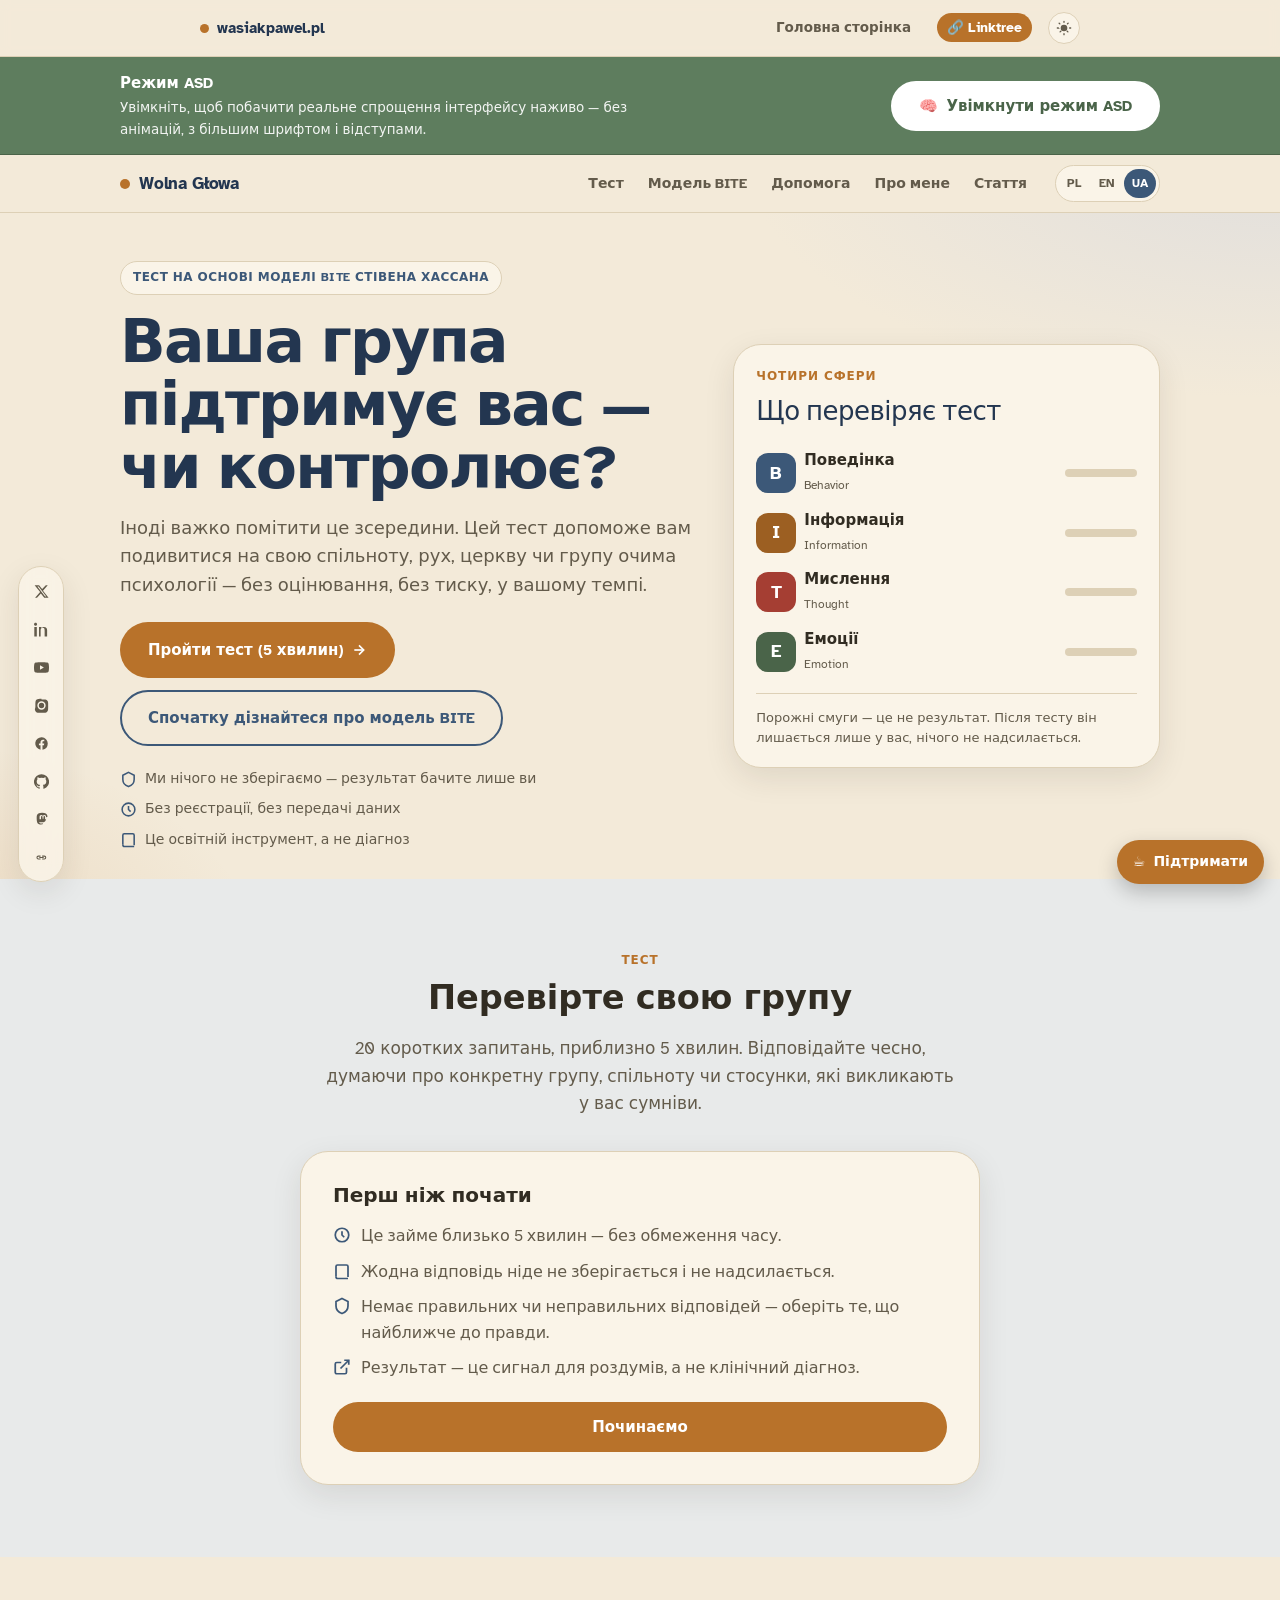
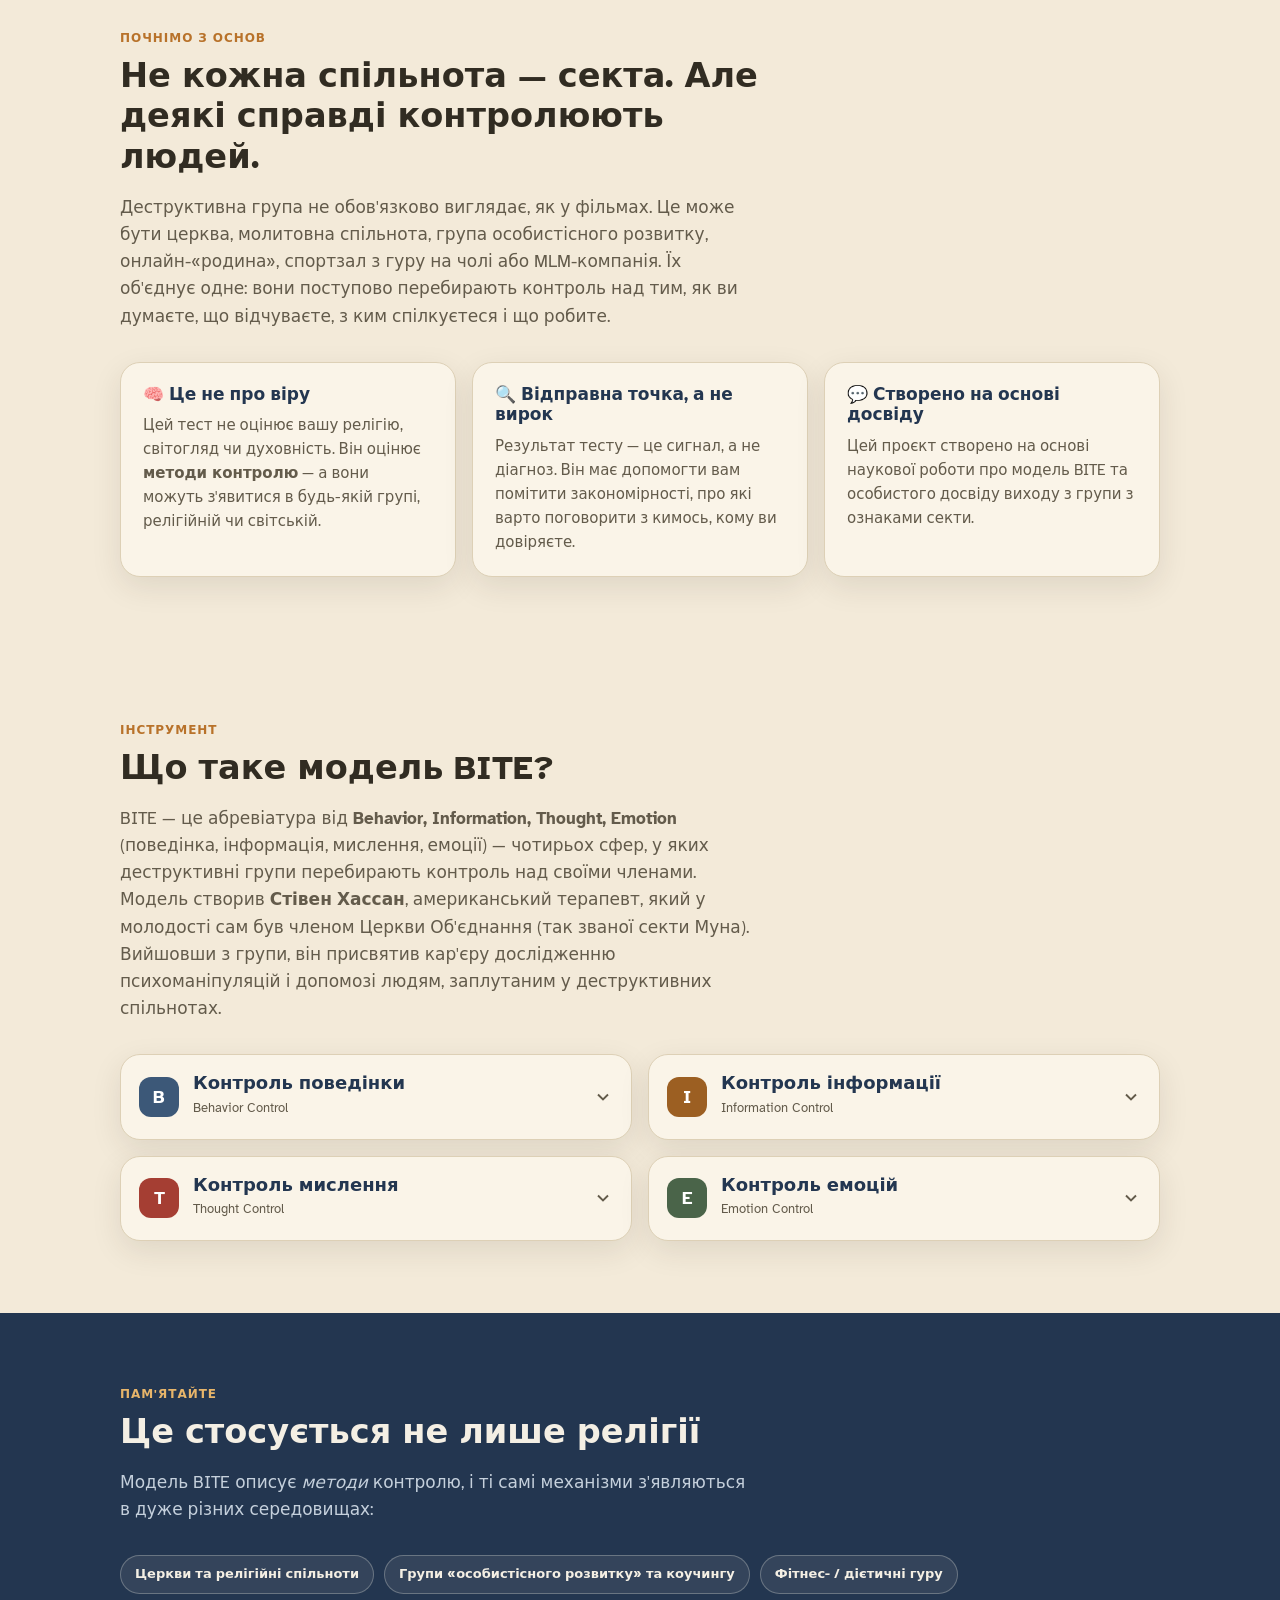
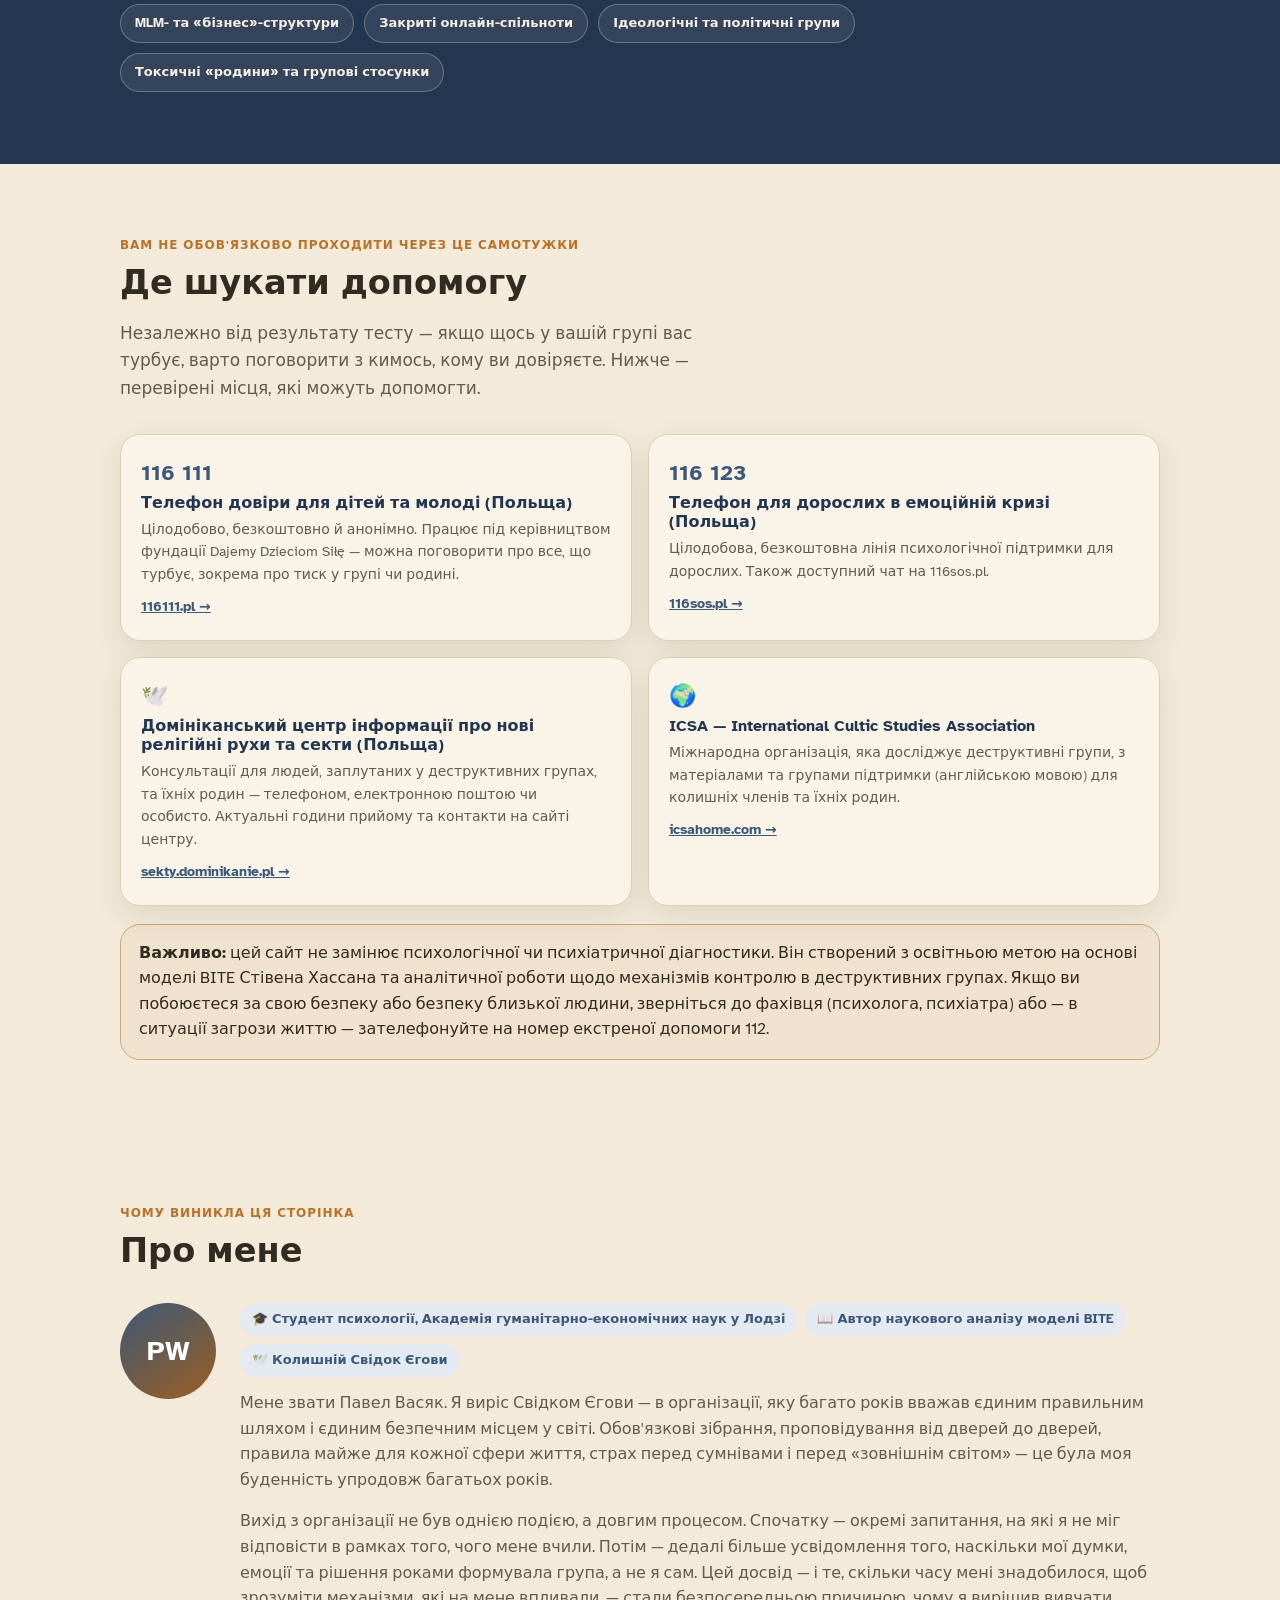
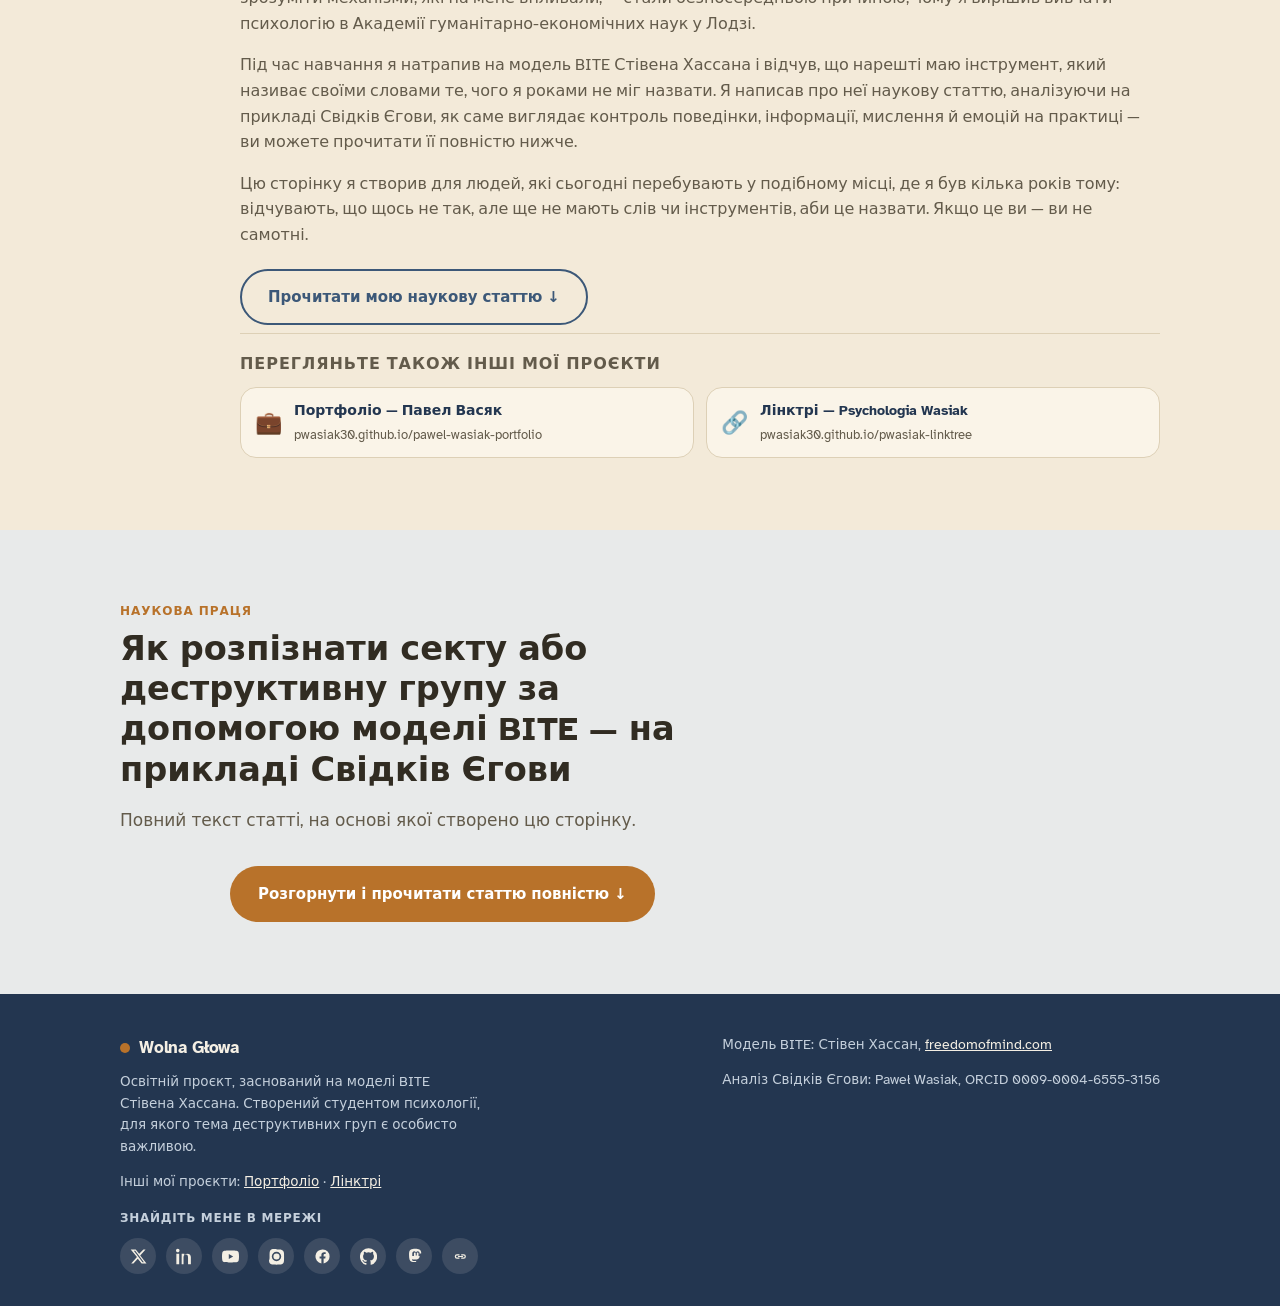
<file: uk.html>
<!DOCTYPE html>
<html lang="uk">
<head>
<meta charset="UTF-8">
<meta name="viewport" content="width=device-width, initial-scale=1.0">
<title>Wolna Głowa — перевірте, чи контролює вас ваша група</title>
<meta name="hz:slide-selector" content=".slide">
<meta name="theme-color" content="#3c5878">
<link rel="icon" type="image/svg+xml" href="/favicon.svg">
<link rel="alternate icon" type="image/png" href="/favicon-32.png">
<link rel="apple-touch-icon" href="/apple-touch-icon.png">
<link rel="alternate" hreflang="pl" href="index.html">
<link rel="alternate" hreflang="en" href="en.html">
<link rel="alternate" hreflang="uk" href="uk.html">
<link rel="stylesheet" href="styleguide.css">
<link rel="stylesheet" href="styles.css">
</head>
<body>

<script>
  (function(){
    try{
      var t = localStorage.getItem('wp-theme');
      if(t === 'dark' || t === 'light'){ document.documentElement.setAttribute('data-theme', t); }
    }catch(e){}
  })();
</script>

<style>
  .topbar{
    position:sticky; top:0; z-index:999;
    background:color-mix(in srgb, var(--paper) 92%, transparent);
    backdrop-filter:blur(6px);
    border-bottom:1px solid var(--line);
  }
  .topbar-inner{
    max-width:920px; margin:0 auto; padding:12px 20px;
    display:flex; align-items:center; justify-content:space-between; gap:12px;
    flex-wrap:wrap;
  }
  .topbar-brand{
    display:flex; align-items:center; gap:8px;
    font-family:var(--font-heading, 'Poppins', sans-serif);
    font-weight:700; font-size:15px;
    color:var(--teal-900); text-decoration:none;
  }
  .topbar-brand:hover{ color:var(--teal-700); }
  .topbar-brand .dot{
    width:9px; height:9px; border-radius:50%; background:var(--coral); flex:none;
  }
  .topbar-links{
    display:flex; align-items:center; gap:16px; list-style:none; margin:0; padding:0;
  }
  .topbar-links a{
    color:var(--ink-soft); text-decoration:none; font-weight:600; font-size:13.5px;
    font-family:var(--font-body, 'Inter', sans-serif);
    padding:6px 10px; border-radius:999px; transition:background .15s ease, color .15s ease;
  }
  .topbar-links a:hover{ background:var(--teal-100); color:var(--teal-700); }
  .topbar-links a.is-accent{
    background:var(--coral); color:#fff;
  }
  .topbar-links a.is-accent:hover{ background:var(--coral-dark); color:#fff; }

  @media (max-width:480px){
    .topbar-inner{ padding:10px 14px; }
    .topbar-brand{ font-size:14px; }
    .topbar-links a{ font-size:12.5px; padding:5px 8px; }
  }
</style>

<header class="topbar">
  <div class="topbar-inner">
    <a href="https://wasiakpawel.pl" class="topbar-brand">
      <span class="dot"></span>
      wasiakpawel.pl
    </a>
    <nav>
      <ul class="topbar-links">
        <li><a href="https://wasiakpawel.pl">Головна сторінка</a></li>
        <li><a href="https://linktree.wasiakpawel.pl" class="is-accent">🔗 Linktree</a></li>
        <li>
          <button
            type="button"
            id="theme-toggle"
            class="theme-toggle"
            aria-label="Перемкнути світлу/темну тему"
            title="Перемкнути світлу/темну тему"
          >
            <svg class="icon-sun" viewBox="0 0 24 24" aria-hidden="true"><path d="M12 4.5a1 1 0 0 1-1-1V2a1 1 0 1 1 2 0v1.5a1 1 0 0 1-1 1zm0 15a1 1 0 0 1 1 1V22a1 1 0 1 1-2 0v-1.5a1 1 0 0 1 1-1zm7.5-7.5a1 1 0 0 1 1-1H22a1 1 0 1 1 0 2h-1.5a1 1 0 0 1-1-1zm-15 0a1 1 0 0 1 1 1H2a1 1 0 1 1 0-2h1.5a1 1 0 0 1 1 1zm12.02-5.52a1 1 0 0 1 0-1.42l1.06-1.06a1 1 0 1 1 1.42 1.42l-1.06 1.06a1 1 0 0 1-1.42 0zM5.44 18.56a1 1 0 0 1 0-1.42l1.06-1.06a1 1 0 1 1 1.42 1.42l-1.06 1.06a1 1 0 0 1-1.42 0zm13.12 0a1 1 0 0 1-1.42 0l-1.06-1.06a1 1 0 1 1 1.42-1.42l1.06 1.06a1 1 0 0 1 0 1.42zM6.5 6.5a1 1 0 0 1-1.42 0L4.02 5.44a1 1 0 0 1 1.42-1.42L6.5 5.08a1 1 0 0 1 0 1.42zM12 7a5 5 0 1 1 0 10 5 5 0 0 1 0-10z"/></svg>
            <svg class="icon-moon" viewBox="0 0 24 24" aria-hidden="true"><path d="M21.5 14.5A9 9 0 1 1 9.5 2.5a1 1 0 0 1 1.06 1.5A7 7 0 0 0 20 13.44a1 1 0 0 1 1.5 1.06z"/></svg>
          </button>
        </li>
      </ul>
    </nav>
  </div>
</header>

<script>
  (function(){
    var KEY = 'wp-theme';
    function current(){
      var attr = document.documentElement.getAttribute('data-theme');
      if(attr === 'dark' || attr === 'light') return attr;
      return (window.matchMedia && window.matchMedia('(prefers-color-scheme: dark)').matches) ? 'dark' : 'light';
    }
    var btn = document.getElementById('theme-toggle');
    if(btn){
      btn.addEventListener('click', function(){
        var next = current() === 'dark' ? 'light' : 'dark';
        document.documentElement.setAttribute('data-theme', next);
        try{ localStorage.setItem(KEY, next); }catch(e){}
      });
    }
  })();
</script>

<div class="sensory-banner" id="sensory-banner">
  <div class="wrap sensory-banner-inner">
    <div class="sensory-banner-text">
      <strong>Режим ASD</strong>
      <span class="text-sm">Увімкніть, щоб побачити реальне спрощення інтерфейсу наживо — без анімацій, з більшим шрифтом і відступами.</span>
    </div>
    <button type="button" id="sensory-toggle" class="btn btn-sensory" aria-pressed="false">
      <span aria-hidden="true">🧠</span> Увімкнути режим ASD
    </button>
  </div>
</div>
<div id="sensory-live" class="sr-only" role="status" aria-live="polite"></div>

<script>
(function(){
  var KEY = 'wp-asd-mode';
  var html = document.documentElement;
  var btn = document.getElementById('sensory-toggle');
  var live = document.getElementById('sensory-live');
  var banner = document.getElementById('sensory-banner');
  var topbar = document.querySelector('.topbar');

  function updateStickyOffset(){
    var h = topbar ? topbar.offsetHeight : 0;
    document.documentElement.style.setProperty('--topbar-h', h + 'px');
    var nav = document.querySelector('nav.page-nav');
    if(nav) document.documentElement.style.setProperty('--page-nav-h', nav.offsetHeight + 'px');
  }
  window.addEventListener('resize', updateStickyOffset);
  document.addEventListener('DOMContentLoaded', updateStickyOffset);
  window.addEventListener('load', updateStickyOffset);
  updateStickyOffset();

  function applySensory(on, persist){
    html.classList.toggle('asd-mode', on);
    if(btn){
      btn.setAttribute('aria-pressed', on ? 'true' : 'false');
      btn.innerHTML = on
        ? '<span aria-hidden="true">✅</span> Режим ASD увімкнено'
        : '<span aria-hidden="true">🧠</span> Увімкнути режим ASD';
    }
    if(live){
      live.textContent = on
        ? 'Режим ASD увімкнено: більший шрифт і відступи, вимкнені анімації, більші кнопки, прихований плаваючий віджет соцмереж.'
        : 'Режим ASD вимкнено: відновлено стандартний вигляд сторінки.';
    }
    if(persist){
      try{ localStorage.setItem(KEY, on ? '1' : '0'); }catch(e){}
    }
    updateStickyOffset();
  }

  var saved = null;
  try{ saved = localStorage.getItem(KEY); }catch(e){}
  applySensory(saved === '1', false);

  if(btn){
    btn.addEventListener('click', function(){
      applySensory(!html.classList.contains('asd-mode'), true);
    });
  }
})();
</script>


<a class="coffee-fab" href="https://suppi.pl/pawelwasiak" target="_blank" rel="noopener" title="Пригостіть мене кавою на Suppi">
  <span class="coffee-icon">☕</span>
  <span class="coffee-label">Підтримати</span>
</a>


<nav class="page-nav">
  <div class="navwrap">
    <a href="#top" class="brand"><span class="brand-dot"></span> Wolna Głowa</a>
    <ul id="nav-list">
      <li><a class="navlink" href="#test">Тест</a></li>
      <li><a class="navlink" href="#model">Модель BITE</a></li>
      <li><a class="navlink" href="#pomoc">Допомога</a></li>
      <li><a class="navlink" href="#o-mnie">Про мене</a></li>
      <li><a class="navlink" href="#artykul">Стаття</a></li>
    </ul>
    <span class="lang-switch" aria-label="Вибір мови"><a href="index.html" lang="pl">PL</a><a href="en.html" lang="en">EN</a><a href="uk.html" class="active" lang="uk">UA</a></span>
    <button id="nav-toggle" aria-label="Відкрити меню" onclick="toggleNav()">
      <svg width="18" height="18" viewBox="0 0 24 24" fill="none" stroke="currentColor" stroke-width="2.3"><line x1="3" y1="6" x2="21" y2="6"/><line x1="3" y1="12" x2="21" y2="12"/><line x1="3" y1="18" x2="21" y2="18"/></svg>
    </button>
  </div>
</nav>

<a id="top"></a>
<header class="hero">
  <div class="wrap hero-grid">
    <div class="hero-copy">
    <span class="eyebrow">Тест на основі моделі BITE Стівена Хассана</span>
    <h1 class="title">Ваша група підтримує вас — чи контролює?</h1>
    <p class="lede">Іноді важко помітити це зсередини. Цей тест допоможе вам подивитися на свою спільноту, рух, церкву чи групу очима психології — без оцінювання, без тиску, у вашому темпі.</p>
    <div class="cta-row">
      <a href="#test" class="btn btn-primary">
        Пройти тест (5 хвилин)
        <svg width="16" height="16" viewBox="0 0 24 24" fill="none" stroke="currentColor" stroke-width="2.5"><line x1="5" y1="12" x2="19" y2="12"/><polyline points="12 5 19 12 12 19"/></svg>
      </a>
      <a href="#model" class="btn btn-ghost">Спочатку дізнайтеся про модель BITE</a>
    </div>
    <div class="trust-row">
      <div class="trust-item">
        <svg width="17" height="17" viewBox="0 0 24 24" fill="none" stroke="currentColor" stroke-width="2.2"><path d="M12 2l8 4v6c0 5-3.5 8.5-8 10-4.5-1.5-8-5-8-10V6l8-4z"/></svg>
        Ми нічого не зберігаємо — результат бачите лише ви
      </div>
      <div class="trust-item">
        <svg width="17" height="17" viewBox="0 0 24 24" fill="none" stroke="currentColor" stroke-width="2.2"><circle cx="12" cy="12" r="9"/><path d="M12 7v5l3 3"/></svg>
        Без реєстрації, без передачі даних
      </div>
      <div class="trust-item">
        <svg width="17" height="17" viewBox="0 0 24 24" fill="none" stroke="currentColor" stroke-width="2.2"><path d="M4 19.5V6a2 2 0 012-2h12a2 2 0 012 2v14"/><path d="M4 19.5A2.5 2.5 0 006.5 22H20"/></svg>
        Це освітній інструмент, а не діагноз
      </div>
    </div>
    </div>
      <aside class="hero-panel" aria-label="Модель BITE">
        <p class="hero-panel-kicker">Чотири сфери</p>
        <p class="hero-panel-title">Що перевіряє тест</p>
        <ol class="bite-preview">
          <li><span class="bite-num c-behavior">B</span><span><strong>Поведінка</strong><small>Behavior</small></span><span class="meter" aria-hidden="true"><i></i></span></li>
          <li><span class="bite-num c-info">I</span><span><strong>Інформація</strong><small>Information</small></span><span class="meter" aria-hidden="true"><i></i></span></li>
          <li><span class="bite-num c-thought">T</span><span><strong>Мислення</strong><small>Thought</small></span><span class="meter" aria-hidden="true"><i></i></span></li>
          <li><span class="bite-num c-emotion">E</span><span><strong>Емоції</strong><small>Emotion</small></span><span class="meter" aria-hidden="true"><i></i></span></li>
        </ol>
        <p class="hero-panel-note">Порожні смуги — це не результат. Після тесту він лишається лише у вас, нічого не надсилається.</p>
      </aside>
  </div>
</header>

<section id="test">
  <div class="wrap-narrow">
    <div class="section-head center" style="margin:0 auto 34px auto;">
      <span class="kicker">Тест</span>
      <h2>Перевірте свою групу</h2>
      <p class="sub">20 коротких запитань, приблизно 5 хвилин. Відповідайте чесно, думаючи про конкретну групу, спільноту чи стосунки, які викликають у вас сумніви.</p>
    </div>

    <div class="quiz-card" id="quiz-intro-card">
      <h3 style="margin-bottom:14px;">Перш ніж почати</h3>
      <ul class="quiz-intro-list">
        <li><svg width="18" height="18" viewBox="0 0 24 24" fill="none" stroke="currentColor" stroke-width="2.3"><circle cx="12" cy="12" r="9"/><path d="M12 7v5l3 3"/></svg> Це займе близько 5 хвилин — без обмеження часу.</li>
        <li><svg width="18" height="18" viewBox="0 0 24 24" fill="none" stroke="currentColor" stroke-width="2.3"><path d="M4 19.5V6a2 2 0 012-2h12a2 2 0 012 2v14"/><path d="M4 19.5A2.5 2.5 0 006.5 22H20"/></svg> Жодна відповідь ніде не зберігається і не надсилається.</li>
        <li><svg width="18" height="18" viewBox="0 0 24 24" fill="none" stroke="currentColor" stroke-width="2.3"><path d="M12 2l8 4v6c0 5-3.5 8.5-8 10-4.5-1.5-8-5-8-10V6l8-4z"/></svg> Немає правильних чи неправильних відповідей — оберіть те, що найближче до правди.</li>
        <li><svg width="18" height="18" viewBox="0 0 24 24" fill="none" stroke="currentColor" stroke-width="2.3"><path d="M18 13v6a2 2 0 01-2 2H5a2 2 0 01-2-2V8a2 2 0 012-2h6"/><path d="M15 3h6v6"/><path d="M10 14L21 3"/></svg> Результат — це сигнал для роздумів, а не клінічний діагноз.</li>
      </ul>
      <button class="btn btn-primary btn-wide" onclick="startQuiz()">Починаємо</button>
    </div>

    <div class="quiz-card hidden" id="quiz-card">
      <div class="progress-wrap">
        <div class="progress-label"><span id="progress-text">Питання 1 з 20</span><span id="progress-pct">5%</span></div>
        <div class="progress-bar"><div class="progress-fill" id="progress-fill"></div></div>
      </div>
      <span class="q-cat" id="q-cat">Контроль поведінки</span>
      <div class="q-text" id="q-text">…</div>
      <div class="answers" id="answers"></div>
      <div class="quiz-nav">
        <button class="btn btn-ghost" id="btn-back" onclick="prevQ()">Назад</button>
        <button class="btn btn-primary" id="btn-next" onclick="nextQ()" disabled>Далі</button>
      </div>
    </div>

    <div class="quiz-card hidden" id="result-card">
      <div id="result-content"></div>
    </div>
  </div>
</section>

<section id="czym-jest">
  <div class="wrap">
    <div class="section-head">
      <span class="kicker">Почнімо з основ</span>
      <h2>Не кожна спільнота — секта. Але деякі справді контролюють людей.</h2>
      <p class="sub">Деструктивна група не обов'язково виглядає, як у фільмах. Це може бути церква, молитовна спільнота, група особистісного розвитку, онлайн-«родина», спортзал з гуру на чолі або MLM-компанія. Їх об'єднує одне: вони поступово перебирають контроль над тим, як ви думаєте, що відчуваєте, з ким спілкуєтеся і що робите.</p>
    </div>
    <div class="grid3">
      <div class="info-card">
        <h4>🧠 Це не про віру</h4>
        <p>Цей тест не оцінює вашу релігію, світогляд чи духовність. Він оцінює <strong>методи контролю</strong> — а вони можуть з'явитися в будь-якій групі, релігійній чи світській.</p>
      </div>
      <div class="info-card">
        <h4>🔍 Відправна точка, а не вирок</h4>
        <p>Результат тесту — це сигнал, а не діагноз. Він має допомогти вам помітити закономірності, про які варто поговорити з кимось, кому ви довіряєте.</p>
      </div>
      <div class="info-card">
        <h4>💬 Створено на основі досвіду</h4>
        <p>Цей проєкт створено на основі наукової роботи про модель BITE та особистого досвіду виходу з групи з ознаками секти.</p>
      </div>
    </div>
  </div>
</section>

<section id="model">
  <div class="wrap">
    <div class="section-head">
      <span class="kicker">Інструмент</span>
      <h2>Що таке модель BITE?</h2>
      <p class="sub">BITE — це абревіатура від <strong>Behavior, Information, Thought, Emotion</strong> (поведінка, інформація, мислення, емоції) — чотирьох сфер, у яких деструктивні групи перебирають контроль над своїми членами. Модель створив <strong>Стівен Хассан</strong>, американський терапевт, який у молодості сам був членом Церкви Об'єднання (так званої секти Муна). Вийшовши з групи, він присвятив кар'єру дослідженню психоманіпуляцій і допомозі людям, заплутаним у деструктивних спільнотах.</p>
    </div>

    <div class="bite-grid">
    <div class="bite-cat" data-color="behavior">
      <div class="bite-head" onclick="toggleCat(this)">
        <div class="bite-num c-behavior">B</div>
        <div>
          <h3>Контроль поведінки</h3>
          <span class="tag">Behavior Control</span>
        </div>
        <svg class="bite-chevron" width="20" height="20" viewBox="0 0 24 24" fill="none" stroke="currentColor" stroke-width="2.3"><polyline points="6 9 12 15 18 9"/></svg>
      </div>
      <div class="bite-body">
        <div class="bite-body-inner">
          <p>Група регулює те, що ви робите щодня: де ви живете, як одягаєтеся, з ким спілкуєтеся, як витрачаєте гроші, скільки часу присвячуєте групі. Ваші рішення потребують схвалення лідерів, а непослух карається — прямо або через розрив стосунків.</p>
          <ul>
            <li>Обов'язкові зустрічі та заходи, пропуск яких має наслідки</li>
            <li>Правила щодо одягу, зовнішнього вигляду, харчування, сну, вільного часу</li>
            <li>Обмеження контактів поза групою, у тому числі з родиною</li>
            <li>Важливі життєві рішення потребують згоди лідера або старійшин</li>
          </ul>
          <button class="example-toggle" onclick="toggleExample(this)">Дивитися приклад: Свідки Єгови ▾</button>
          <div class="example-box">
            <p>Участь у зібраннях і проповідуванні є обов'язком — його невиконання може призвести до визнання «поганим товариством». Свідків також заохочують обмежувати контакти з людьми поза спільнотою, зокрема з невіруючою родиною.</p>
            <blockquote>«Не шукайте виправдань, щоб контактувати з виключеним родичем, наприклад, за допомогою СМС чи електронної пошти.»</blockquote>
          </div>
        </div>
      </div>
    </div>

    <div class="bite-cat" data-color="info">
      <div class="bite-head" onclick="toggleCat(this)">
        <div class="bite-num c-info">I</div>
        <div>
          <h3>Контроль інформації</h3>
          <span class="tag">Information Control</span>
        </div>
        <svg class="bite-chevron" width="20" height="20" viewBox="0 0 24 24" fill="none" stroke="currentColor" stroke-width="2.3"><polyline points="6 9 12 15 18 9"/></svg>
      </div>
      <div class="bite-body">
        <div class="bite-body-inner">
          <p>Група вирішує, яка інформація до вас доходить. Критичні джерела не рекомендуються або забороняються, а людей, які їх поширюють, зображують як ворогів, брехунів або «хворих». Інколи група приховує власну історію чи суперечливі моменти.</p>
          <ul>
            <li>Відмовляння від читання/перегляду матеріалів, критичних щодо групи</li>
            <li>Називання критиків «відступниками», «ворогами» чи «психічно хворими»</li>
            <li>Приховування незручних фактів про історію чи фінанси групи</li>
            <li>Заохочення доносити лідерам про сумніви інших членів</li>
          </ul>
          <button class="example-toggle" onclick="toggleExample(this)">Дивитися приклад: Свідки Єгови ▾</button>
          <div class="example-box">
            <p>Література поза межами організації — включно з науковими публікаціями — подається як духовно небезпечна. Єдиним прийнятним джерелом знань мають бути видання Товариства «Вартова башта».</p>
            <blockquote>«Спроби спростувати аргументи відступників чи людей із критичним ставленням до організації Єгови не принесуть нам користі (…) це погано і становить духовну небезпеку.»</blockquote>
          </div>
        </div>
      </div>
    </div>

    <div class="bite-cat" data-color="thought">
      <div class="bite-head" onclick="toggleCat(this)">
        <div class="bite-num c-thought">T</div>
        <div>
          <h3>Контроль мислення</h3>
          <span class="tag">Thought Control</span>
        </div>
        <svg class="bite-chevron" width="20" height="20" viewBox="0 0 24 24" fill="none" stroke="currentColor" stroke-width="2.3"><polyline points="6 9 12 15 18 9"/></svg>
      </div>
      <div class="bite-body">
        <div class="bite-body-inner">
          <p>Група вчить вас мислити певним чином: чорно-білий поділ на «ми і вони», готові фрази замість власних роздумів, а сумніви трактуються як гріх, слабкість або «злий дух». Згодом стає важко самостійно й критично оцінити саму групу.</p>
          <ul>
            <li>Поділ світу на «справжніх/просвітлених» і «решту, що помиляється»</li>
            <li>Сумнів прирівнюється до браку віри, зради або хвороби</li>
            <li>Повторювані гасла й фрази, які важко пояснити стороннім</li>
            <li>Ритуали (молитва, спів, медитація), що використовуються, аби «заглушити» важкі думки</li>
          </ul>
          <button class="example-toggle" onclick="toggleExample(this)">Дивитися приклад: Свідки Єгови ▾</button>
          <div class="example-box">
            <p>Світ поділяється на організацію (яка володіє «єдиною правдою») і решту — що перебуває під впливом Сатани. Сумніви щодо вчень подаються як небезпечні.</p>
            <blockquote>«Пробудження сумнівів — один із найефективніших методів Сатани.»</blockquote>
          </div>
        </div>
      </div>
    </div>

    <div class="bite-cat" data-color="emotion">
      <div class="bite-head" onclick="toggleCat(this)">
        <div class="bite-num c-emotion">E</div>
        <div>
          <h3>Контроль емоцій</h3>
          <span class="tag">Emotion Control</span>
        </div>
        <svg class="bite-chevron" width="20" height="20" viewBox="0 0 24 24" fill="none" stroke="currentColor" stroke-width="2.3"><polyline points="6 9 12 15 18 9"/></svg>
      </div>
      <div class="bite-body">
        <div class="bite-body-inner">
          <p>Група керує вашими емоціями — викликає почуття провини, сорому і страху (перед покаранням, осудом, втратою близьких), водночас даючи відчуття приналежності й любові, але <em>умовної</em> — залежної від слухняності й відданості.</p>
          <ul>
            <li>Сильне почуття провини за невідповідність очікуванням групи</li>
            <li>Страх покарання, осуду або катастрофи після виходу</li>
            <li>Загроза втрати стосунків із близькими, які залишаються в групі (остракізм)</li>
            <li>Самооцінка, яка залежить від схвалення групи</li>
          </ul>
          <button class="example-toggle" onclick="toggleExample(this)">Дивитися приклад: Свідки Єгови ▾</button>
          <div class="example-box">
            <p>Люди, які йдуть, втрачають контакт із близькими, що залишаються в організації, — включно з найближчою родиною. Вихід супроводжується сильним почуттям провини та страхом бути відкинутим Богом і спільнотою.</p>
            <blockquote>«Затятого грішника треба виключити — позбавити контакту з чистим народом Єгови.»</blockquote>
          </div>
        </div>
      </div>
    </div>
    </div>

  </div>
</section>

<section class="alt">
  <div class="wrap">
    <div class="section-head">
      <span class="kicker">Пам'ятайте</span>
      <h2>Це стосується не лише релігії</h2>
      <p class="sub">Модель BITE описує <em>методи</em> контролю, і ті самі механізми з'являються в дуже різних середовищах:</p>
    </div>
    <div class="chips">
      <span class="chip">Церкви та релігійні спільноти</span>
      <span class="chip">Групи «особистісного розвитку» та коучингу</span>
      <span class="chip">Фітнес- / дієтичні гуру</span>
      <span class="chip">MLM- та «бізнес»-структури</span>
      <span class="chip">Закриті онлайн-спільноти</span>
      <span class="chip">Ідеологічні та політичні групи</span>
      <span class="chip">Токсичні «родини» та групові стосунки</span>
    </div>
  </div>
</section>

<section id="pomoc">
  <div class="wrap">
    <div class="section-head">
      <span class="kicker">Вам не обов'язково проходити через це самотужки</span>
      <h2>Де шукати допомогу</h2>
      <p class="sub">Незалежно від результату тесту — якщо щось у вашій групі вас турбує, варто поговорити з кимось, кому ви довіряєте. Нижче — перевірені місця, які можуть допомогти.</p>
    </div>
    <div class="help-grid">
      <div class="help-card">
        <span class="num">116 111</span>
        <h4>Телефон довіри для дітей та молоді (Польща)</h4>
        <p>Цілодобово, безкоштовно й анонімно. Працює під керівництвом фундації Dajemy Dzieciom Siłę — можна поговорити про все, що турбує, зокрема про тиск у групі чи родині.</p>
        <a class="link" href="https://116111.pl/" target="_blank" rel="noopener">116111.pl →</a>
      </div>
      <div class="help-card">
        <span class="num">116 123</span>
        <h4>Телефон для дорослих в емоційній кризі (Польща)</h4>
        <p>Цілодобова, безкоштовна лінія психологічної підтримки для дорослих. Також доступний чат на 116sos.pl.</p>
        <a class="link" href="https://116sos.pl/" target="_blank" rel="noopener">116sos.pl →</a>
      </div>
      <div class="help-card">
        <span class="num">🕊️</span>
        <h4>Домініканський центр інформації про нові релігійні рухи та секти (Польща)</h4>
        <p>Консультації для людей, заплутаних у деструктивних групах, та їхніх родин — телефоном, електронною поштою чи особисто. Актуальні години прийому та контакти на сайті центру.</p>
        <a class="link" href="https://sekty.dominikanie.pl/" target="_blank" rel="noopener">sekty.dominikanie.pl →</a>
      </div>
      <div class="help-card">
        <span class="num">🌍</span>
        <h4>ICSA — International Cultic Studies Association</h4>
        <p>Міжнародна організація, яка досліджує деструктивні групи, з матеріалами та групами підтримки (англійською мовою) для колишніх членів та їхніх родин.</p>
        <a class="link" href="https://www.icsahome.com/" target="_blank" rel="noopener">icsahome.com →</a>
      </div>
    </div>
    <div class="disclaimer-box">
      <strong>Важливо:</strong> цей сайт не замінює психологічної чи психіатричної діагностики. Він створений з освітньою метою на основі моделі BITE Стівена Хассана та аналітичної роботи щодо механізмів контролю в деструктивних групах. Якщо ви побоюєтеся за свою безпеку або безпеку близької людини, зверніться до фахівця (психолога, психіатра) або — в ситуації загрози життю — зателефонуйте на номер екстреної допомоги 112.
    </div>
  </div>
</section>

<section id="o-mnie">
  <div class="wrap">
    <div class="section-head">
      <span class="kicker">Чому виникла ця сторінка</span>
      <h2>Про мене</h2>
    </div>
    <div class="author-wrap">
      <div class="author-avatar">PW</div>
      <div class="author-story">
        <div class="author-badges">
          <span class="author-badge">🎓 Студент психології, Академія гуманітарно-економічних наук у Лодзі</span>
          <span class="author-badge">📖 Автор наукового аналізу моделі BITE</span>
          <span class="author-badge">🕊️ Колишній Свідок Єгови</span>
        </div>
        <p>Мене звати Павел Васяк. Я виріс Свідком Єгови — в організації, яку багато років вважав єдиним правильним шляхом і єдиним безпечним місцем у світі. Обов'язкові зібрання, проповідування від дверей до дверей, правила майже для кожної сфери життя, страх перед сумнівами і перед «зовнішнім світом» — це була моя буденність упродовж багатьох років.</p>
        <p>Вихід з організації не був однією подією, а довгим процесом. Спочатку — окремі запитання, на які я не міг відповісти в рамках того, чого мене вчили. Потім — дедалі більше усвідомлення того, наскільки мої думки, емоції та рішення роками формувала група, а не я сам. Цей досвід — і те, скільки часу мені знадобилося, щоб зрозуміти механізми, які на мене впливали, — стали безпосередньою причиною, чому я вирішив вивчати психологію в Академії гуманітарно-економічних наук у Лодзі.</p>
        <p>Під час навчання я натрапив на модель BITE Стівена Хассана і відчув, що нарешті маю інструмент, який називає своїми словами те, чого я роками не міг назвати. Я написав про неї наукову статтю, аналізуючи на прикладі Свідків Єгови, як саме виглядає контроль поведінки, інформації, мислення й емоцій на практиці — ви можете прочитати її повністю нижче.</p>
        <p>Цю сторінку я створив для людей, які сьогодні перебувають у подібному місці, де я був кілька років тому: відчувають, що щось не так, але ще не мають слів чи інструментів, аби це назвати. Якщо це ви — ви не самотні.</p>
        <div class="cta-row" style="margin-top:20px;">
          <a href="#artykul" class="btn btn-ghost">Прочитати мою наукову статтю ↓</a>
        </div>
        <div class="related-links">
          <p class="related-links-label">Перегляньте також інші мої проєкти</p>
          <div class="related-links-row">
            <a href="https://pwasiak30.github.io/pawel-wasiak-portfolio/" target="_blank" rel="noopener" class="related-link-card">
              <span class="related-link-icon">💼</span>
              <span>
                <span class="related-link-title">Портфоліо — Павел Васяк</span>
                <span class="related-link-sub">pwasiak30.github.io/pawel-wasiak-portfolio</span>
              </span>
            </a>
            <a href="https://pwasiak30.github.io/pwasiak-linktree/" target="_blank" rel="noopener" class="related-link-card">
              <span class="related-link-icon">🔗</span>
              <span>
                <span class="related-link-title">Лінктрі — Psychologia Wasiak</span>
                <span class="related-link-sub">pwasiak30.github.io/pwasiak-linktree</span>
              </span>
            </a>
          </div>
        </div>
      </div>
    </div>
  </div>
</section>

<section id="artykul">
  <div class="wrap">
    <div class="section-head">
      <span class="kicker">Наукова праця</span>
      <h2>Як розпізнати секту або деструктивну групу за допомогою моделі BITE — на прикладі Свідків Єгови</h2>
      <p class="sub">Повний текст статті, на основі якої створено цю сторінку.</p>
    </div>

    <details class="article-toggle" id="article-details">
      <summary class="btn btn-primary" id="article-summary">Розгорнути і прочитати статтю повністю ↓</summary>

      <div class="article-box" style="margin-top:22px;">
        <div class="article-meta">
          <span>Paweł Wasiak</span>
          <span>ORCID: <a href="https://orcid.org/0009-0004-6555-3156" target="_blank" rel="noopener">0009-0004-6555-3156</a></span>
          <span>e-mail: pwasiak30@gmail.com</span>
        </div>

        <div class="abstract-box">
          <h4>Анотація</h4>
          <p>У статті розглянуто застосування моделі BITE (Behavior, Information, Thought, Emotion Control) Стівена Хассана як інструменту для виявлення ознак сект і деструктивних груп. Аналізу піддано групу Свідків Єгови як приклад релігійної організації, яка за багатьма аспектами відповідає критеріям контролю свідомості, визначеним у моделі. Метою роботи є демонстрація корисності моделі BITE в оцінці потенційно деструктивних практик у релігійних спільнотах.</p>
          <p class="keywords"><strong>Ключові слова:</strong> модель BITE, Стівен Хассан, контроль свідомості, психоманіпуляція, деструктивні групи, Свідки Єгови, релігійні секти, психологія секти, психологічна підтримка, посткультова травма</p>
        </div>

        <h3>Вступ</h3>
        <p>В останні десятиліття зросла обізнаність про існування груп, які через інтенсивний контроль впливають на особистість, призводячи до її психічного, емоційного та соціального підпорядкування. Стівен Хассан, експерт з психоманіпуляцій, розробив модель BITE як інструмент діагностики такого типу практик.</p>
        <p>Перш ніж стати одним із провідних експертів у сфері психоманіпуляцій і сект, Хассан сам був членом деструктивної групи — Церкви Об'єднання (відомої також як секта Муна). Досвід, який він пережив у молодому віці під впливом індоктринації та жорсткого контролю групи, став основою його подальшої терапевтичної та наукової роботи. Звільнившись із секти, Хассан присвятив своє життя дослідженню методів контролю свідомості та допомозі людям, заплутаним у деструктивних стосунках із сектоподібними групами. Його модель BITE є підсумком десятиліть клінічної роботи, досліджень і власного досвіду колишнього члена секти.</p>
        <p>Свідки Єгови, попри формальне визнання законною релігійною спільнотою, часто визначаються колишніми членами та дослідниками як організація з ознаками деструктивної секти.</p>

        <h3>Методологія</h3>
        <p>Метою цієї статті є застосування моделі BITE для аналізу дій і структур, що функціонують в організації Свідків Єгови. У межах дослідження використано метод кейс-стаді (case study), який дав змогу глибоко проаналізувати конкретну групу в контексті моделі психоманіпуляції. Основними джерелами даних були свідчення колишніх членів, наукова література та офіційні публікації організації (зокрема «Вартова башта»). Для кожного з чотирьох елементів моделі BITE визначено конкретні дії чи норми організації, які можуть слугувати прикладом застосування контролю свідомості. Стаття не претендує на об'єктивну оцінку релігії Свідків Єгови, а має аналітичний характер і спирається на доступні дані з психологічної точки зору.</p>

        <h3>Аналіз моделі BITE на прикладі Свідків Єгови</h3>

        <h4>1. Контроль поведінки (Behavior Control)</h4>
        <p>Організація Свідків Єгови точно регулює повсякденну поведінку членів. Заборони стосуються, зокрема, святкування днів народження, участі в державних і релігійних святах, військової служби, переливання крові та контактів з людьми поза спільнотою, включно з родиною. Такі обмеження можуть призводити до соціальної ізоляції та залежності від групи. Приклади таких технік:</p>
        <p><strong>Обов'язкові зустрічі та зібрання:</strong> Свідки Єгови зобов'язані регулярно відвідувати зібрання, що проводяться в Залах Царства, а також брати участь у проповідуванні, яке є не лише рекомендацією, а обов'язком. Невиконання цього обов'язку може призвести до виключення чи остракізму в спільноті (людину можуть визнати «поганим товариством», через що інші члени групи почнуть уникати спілкування з нею).</p>
        <blockquote>«Яку картину являють собою ті, хто має звичку пропускати зібрання збору? Чи не помітний у них духовний застій? Чи не важко їм приносити плід духа? У кого найчастіше трапляються конфлікти, невдачі та схильність до нарікань і незадоволення? І хто найчастіше приходить на зібрання непідготовленим або засинає під час доповіді? Такими людьми зазвичай оволодіває духовна млявість.»</blockquote>
        <p><strong>Правила щодо повсякденної поведінки:</strong> Існує низка правил, що стосуються повсякденного життя: від того, які фільми дивитися, через спосіб одягатися, аж до заборони брати участь у певних подіях, як-от державні урочистості чи релігійні свята. Група вимагає дотримання цих правил, а непослух вважається гріхом.</p>
        <blockquote>«Християнка може поставити собі кілька запитань на кшталт: «Що оточення думає про мій одяг? Чи не почуваються члени збору ніяково, скуто чи присоромлено через мій вигляд?» І навіть якщо вона мала б право на певний стиль одягу чи зачіски, вона точно не буде на ньому наполягати, помітивши негативну реакцію.»</blockquote>
        <blockquote>«Свідки Єгови охоче вивчають історію своєї країни, але не беруть участі в урочистостях, таких як (…) День незалежності.»</blockquote>
        <p><strong>Ізоляція від людей поза групою:</strong> Свідків Єгови заохочують (а іноді й змушують) ізолюватися від людей поза організацією, включно з родиною та друзями, які не є Свідками Єгови (допускаються епізодичні контакти, однак людей поза групою не можна вважати друзями). Тих, хто вирішує залишити групу, часто відкидають і вважають «грішниками», з ними розривають усі контакти (це стосується навіть найближчих родинних зв'язків).</p>
        <blockquote>«Чи наші контакти з родичами й сусідами виглядають так само, як тоді, коли ми ще не були християнами? Чи не варто нам радше переглянути ці стосунки й свідомо визначити відповідні межі?»</blockquote>
        <blockquote>«Не шукайте виправдань, щоб контактувати з виключеним родичем, наприклад, за допомогою СМС чи електронної пошти.»</blockquote>
        <blockquote>«Відверто кажучи, якщо ваші друзі не люблять Єгову, вони вам не потрібні.»</blockquote>

        <h4>2. Контроль інформації (Information Control)</h4>
        <p>Членів відмовляють читати критичні матеріали про організацію. Зовнішню інформацію, зокрема наукову чи пресову, часто називають «відступництвом», а її поширення може призвести до виключення. Єдиним прийнятним джерелом знань є публікації Товариства «Вартова башта». У випадку Свідків Єгови спостерігаємо:</p>
        <p><strong>Відсутність доступу до альтернативних джерел інформації:</strong> Свідків Єгови заохочують (а іноді й прямо вимагають) покладатися виключно на літературу, видану організацією (наприклад, журнали «Вартова башта» та «Пробудіться!»). Літературу поза організацією, включно з науковими книгами чи богословськими працями (особливо тими, що негативно висловлюються про Свідків), вважають шкідливою і недостойною уваги.</p>
        <blockquote>«Спроби спростувати аргументи відступників чи людей із критичним ставленням до організації Єгови не принесуть нам користі. Заглиблення в поширювану ними інформацію — чи то в друкованій, чи в електронній формі — це погано і становить духовну небезпеку.»</blockquote>
        <blockquote>«Нам слід вивчати Біблію з огляду на тему, яка нас стосується. Ми можемо шукати додаткову інформацію, користуючись різноманітними інструментами, які надає Божа організація.»</blockquote>
        <p><strong>Демонізація опонентів:</strong> Усе, що походить поза межами організації, подається як «фальшиве» чи «шкідливе», а людей, які критикують організацію, називають «беззаконними» чи «антихристами». Група виявляє сильну тенденцію ізолювати своїх членів від інших світоглядів.</p>
        <blockquote>«Відступники «психічно хворі».»</blockquote>
        <p><strong>Маніпулювання історією організації:</strong> Свідків Єгови вчать, що лише їхня організація володіє істинними біблійними вченнями. Історію, а також можливі суперечливі моменти, пов'язані з організацією, ретельно приховують або подають у вигідному світлі, щоб підтримати в членів переконання про її «непогрішимість».</p>

        <h4>3. Контроль мислення (Thought Control)</h4>
        <p>Спільнота формує спосіб мислення своїх членів через регулярні зібрання, вивчення Біблії та повторення доктринальних тверджень. Критичне мислення щодо доктрини засуджується, а духовні сумніви трактуються як ознака слабкої віри чи впливу сатани. Приклади контролю мислення:</p>
        <p><strong>Чорно-біла картина світу:</strong> Свідків Єгови вчать, що лише їхня організація має правильне розуміння Біблії, а решта світу помиляється. Інші релігійні конфесії та політичні погляди вважаються «фальшивими» й небезпечними. Це створює чорно-білу картину дійсності, у якій усе, що не належить організації, є поганим.</p>
        <blockquote>«Єгова (…) звільнив нас зі світу Сатани.»</blockquote>
        <blockquote>«Нам слід намагатися мотивувати їх [людей, яких вербують] втілювати на практиці те, чого вони навчаються, віддати себе Єгові й прийняти хрещення. Тільки тоді вони переживуть день Єгови.»</blockquote>
        <blockquote>«Коаліція народів нападе на Божий народ, а Єгова здійснить вирок над нечестивими в Армагеддоні.»</blockquote>
        <p><strong>Заборона сумнівів:</strong> Сумніви щодо вчень Свідків Єгови трактуються як прояв браку віри та непослуху Богові. Група намагається усунути будь-які форми критичного мислення, а людей, які починають сумніватися, часто вважають загрозою і можуть виключити.</p>
        <blockquote>«Пробудження сумнівів — один із найефективніших методів Сатани.»</blockquote>
        <p><strong>Мислення відповідно до лінії організації:</strong> Свідки Єгови зобов'язані суворо дотримуватися вчень і настанов організації, а будь-яке самостійне мислення чи висловлення думки, що суперечить тому, чого навчає організація, трактується як прояв «бунту».</p>
        <blockquote>«Вказівки організації Єгови, від яких залежатиме наше життя, за людською оцінкою можуть тоді видатися непрактичними. Усі ми повинні бути готові послухатися будь-якого розпорядження, яке отримаємо, незалежно від того, чи видається воно розумним з нашої або стратегічної точки зору.»</blockquote>

        <h4>4. Контроль емоцій (Emotional Control)</h4>
        <p>В організації застосовується сильний емоційний контроль, включно з почуттям провини та страхом перед виключенням чи Армагеддоном. Члени часто живуть у стані емоційного напруження, що виникає через страх перед осудом чи розривом соціальних зв'язків після виключення з організації. Ось деякі техніки контролю емоцій:</p>
        <p><strong>Викликання почуття провини й сорому:</strong> Члени, які не дотримуються правил, почуваються винними і соромляться своєї поведінки. Крім того, якщо член залишає організацію, він може почуватися «відкинутим» Богом і близькими. Виключених членів трактують як «невірних», а їхніми емоціями маніпулюють, щоб вони почувалися винними за вихід.</p>
        <blockquote>«Затяті грішники (…) становлять для інших моральну й духовну небезпеку (…) Немов вояки фаланги, які покинули свої щити, вони наражають на небезпеку не лише себе, а й своїх товаришів.»</blockquote>
        <p><strong>Страх перед виключенням і остракізмом:</strong> Люди, які залишили організацію, часто виключаються із суспільного життя, що пов'язано з величезним емоційним стресом. Втрата контактів із родиною й друзями, які залишаються в організації, може призвести до відчуття цілковитої ізоляції та покинутості.</p>
        <blockquote>«На жаль, деяких людей, які вчинили тяжкі гріхи, виводять зі збору. У такій ситуації «ми припиняємо підтримувати з ними контакти».»</blockquote>
        <blockquote>«Затятого грішника треба виключити — позбавити контакту з чистим народом Єгови.»</blockquote>
        <p><strong>Підтримання емоційної залежності від групи:</strong> Група створила систему, в якій члени роблять свої емоції та самооцінку залежними від схвалення інших. Група дає відчуття спільноти, але лише за умови повної лояльності й слухняності.</p>
        <blockquote>«Колись я не знала, що таке щастя, навіть у власній родині. Любов у дії я вперше побачила серед Свідків Єгови. Кожен, хто хоче бути по-справжньому щасливим і задоволеним, має знайти своє місце в духовному раю.»</blockquote>

        <h3>Як розпізнати секту на основі моделі BITE?</h3>
        <p>Свідки Єгови — приклад групи, яка застосовує багато технік психологічної маніпуляції, що ведуть до повного контролю над своїми членами. Використовуючи модель BITE, можемо помітити такі характерні елементи:</p>
        <ul>
          <li><strong>Контроль поведінки:</strong> обов'язкові зустрічі, суворі правила повсякденного життя та обмеження контактів з людьми поза групою.</li>
          <li><strong>Контроль інформації:</strong> ізоляція від зовнішніх джерел інформації, демонізація опонентів і маніпулювання історією організації.</li>
          <li><strong>Контроль мислення:</strong> нав'язування чорно-білої картини світу, заборона сумнівів і мислення відповідно до доктрини групи.</li>
          <li><strong>Контроль емоцій:</strong> маніпуляція емоціями членів, викликання почуття провини, страху й сорому та страх перед виключенням.</li>
        </ul>
        <p>Якщо група, до якої ви належите, починає застосовувати подібні техніки маніпуляції, це може бути сигналом, що йдеться про секту чи деструктивну групу.</p>

        <h3>Застосування моделі BITE в психологічній практиці — на прикладі Свідків Єгови</h3>
        <p>Модель BITE Стівена Хассана — ефективний аналітичний інструмент, який дає змогу психологу визначити, наскільки певна соціальна, релігійна чи ідеологічна група контролює особистість через чотири сфери: поведінку (Behavior), інформацію (Information), мислення (Thought), емоції (Emotion).</p>
        <p>У психологічній практиці модель BITE можна використовувати на багатьох рівнях — як діагностичному, так і терапевтичному. Вона допомагає визначити рівень заплутаності особистості у стосунках із деструктивною групою, а також підтримує процес виходу з таких стосунків та відновлення психічної автономії.</p>

        <h4>1. Діагностика та розпізнавання заплутаності</h4>
        <p>Психолог може використовувати модель BITE для постановки точних діагностичних запитань. У випадку Свідків Єгови це можуть бути, наприклад:</p>
        <ul>
          <li>Чи відчуваєте ви примус відвідувати зібрання кілька разів на тиждень?</li>
          <li>Чи можете ви без ніяковості спілкуватися з людьми поза спільнотою, зокрема з родиною, яка не є Свідками?</li>
          <li>Як ви реагуєте на релігійну літературу поза межами вашої організації, особливо на ту, що негативно висловлюється про Свідків?</li>
          <li>Чи траплялося вам відчувати провину чи сором, коли ви пропускали зібрання або мали сумніви щодо вчень організації?</li>
        </ul>
        <p>Такі запитання дають змогу оцінити, чи і наскільки людина перебуває під впливом системи контролю, характерної для деструктивної групи.</p>

        <h4>2. Психоосвіта та демістифікація впливу групи</h4>
        <p>Модель BITE є корисним інструментом для проведення психоосвіти. У розмові з пацієнтом психолог може показати, як Свідки Єгови:</p>
        <ul>
          <li>Контролюють поведінку — вимагаючи участі в проповідуванні, обмежуючи товариські контакти чи нав'язуючи суворі правила щодо одягу, сексуальності, святкування свят чи освіти.</li>
          <li>Контролюють інформацію — вимагаючи користуватися виключно літературою організації та застерігаючи від «відступницького» контенту в інтернеті чи науковій літературі.</li>
          <li>Контролюють мислення — навчаючи, що лише організація має «єдину правду», а будь-які сумніви є гріхом і доказом невірності Богові.</li>
          <li>Контролюють емоції — викликаючи страх перед Армагеддоном, відкиданням родиною чи виключенням зі спільноти, а також посилюючи почуття провини за «непослух».</li>
        </ul>
        <p>Демістифікація цих механізмів допомагає людині, заплутаній у групі, зрозуміти, що багато з її переконань, страхів і реакцій походять не від неї самої, а були нав'язані їй у межах системи контролю.</p>

        <h4>3. Підтримка в процесі виходу та відновлення ідентичності</h4>
        <p>Пацієнти, які залишають Свідків Єгови, часто переживають травму виходу, сильне відчуття порожнечі, втрати й дезорієнтації. Модель BITE дає їм змогу впорядкувати свій досвід і надати йому сенс. Психолог може допомогти їм:</p>
        <ul>
          <li>розпізнати й переформулювати переконання, нав'язані організацією;</li>
          <li>опрацювати страх перед Божою карою й соціальним виключенням;</li>
          <li>повернути собі право самостійно мислити й ухвалювати рішення;</li>
          <li>зміцнити власні психологічні межі й відновити відчуття суб'єктності.</li>
        </ul>
        <p><em>Приклад:</em> людина, яка роками не святкувала дні народження чи свята через страх «непослуху Богові», може за підтримки терапевта розглянути, чи її рішення й досі випливає з її переконань, чи зі страху, прищепленого організацією.</p>

        <h4>4. Підтримка для родин і близьких</h4>
        <p>Модель BITE також можна використовувати в роботі з родинами людей, завербованих Свідками Єгови. Вона допомагає близьким зрозуміти, що поведінка такої людини не обов'язково випливає з її характеру, а зі системи маніпуляції, у якій вона функціонує. Психолог може підтримати родину в:</p>
        <ul>
          <li>виробленні стратегії контакту без порушення емоційних меж;</li>
          <li>уникненні конфронтації, яка може призвести до ще більшої ізоляції людини в групі;</li>
          <li>розпізнаванні сигналів відкритості до змін і підтримці процесу виходу з групи.</li>
        </ul>

        <h3>Підсумок</h3>
        <p>Модель BITE — надзвичайно корисний інструмент для психологів, які працюють з людьми, заплутаними в деструктивних групах, таких як Свідки Єгови. Вона дає змогу не лише діагностувати й аналізувати механізми маніпуляції, що застосовує група, а й реально допомагати у відновленні психічної незалежності, ідентичності та в процесі лікування духовної й емоційної травми.</p>
        <p>Психолог, який використовує модель BITE, може виконувати роль провідника й підтримки в процесі виходу з психічного поневолення — ведучи пацієнта від залежності до свободи, від страху до довіри до самого себе.</p>

        <h3>Дискусія</h3>
        <p>Модель BITE виявляється ефективним інструментом для аналізу механізмів психологічного впливу в релігійних групах. У випадку Свідків Єгови можна вказати численні практики, що відповідають окремим категоріям контролю, описаним Хассаном. Хоча сама належність до спільноти не обов'язково означає досвід психологічного насильства, багато свідчень колишніх членів вказують на глибокий, деструктивний вплив організації на особистість.</p>

        <h3>Висновки</h3>
        <p>Застосування моделі BITE дає змогу зрозуміти, як деякі релігійні групи можуть чинити надмірний вплив на своїх членів. Кейс-стаді Свідків Єгови показує, що навіть законно діюча організація може виявляти ознаки деструктивної групи. Незалежно від духовної оцінки, варто з психологічної точки зору досліджувати механізми впливу, що застосовуються в релігійних спільнотах.</p>
      </div>
    </details>
  </div>
</section>

<footer>
  <div class="wrap foot-wrap">
    <div>
      <div class="brand"><span class="brand-dot"></span> Wolna Głowa</div>
      <p class="small" style="max-width:40ch; margin-top:10px;">Освітній проєкт, заснований на моделі BITE Стівена Хассана. Створений студентом психології, для якого тема деструктивних груп є особисто важливою.</p>
      <p class="small" style="margin-top:14px;">Інші мої проєкти: <a href="https://pwasiak30.github.io/pawel-wasiak-portfolio/" target="_blank" rel="noopener">Портфоліо</a> · <a href="https://pwasiak30.github.io/pwasiak-linktree/" target="_blank" rel="noopener">Лінктрі</a></p>
      <p class="footer-social-label">Знайдіть мене в мережі</p>
<ul class="social-links">
  <li><a href="https://x.com/wasiak_dsm" target="_blank" rel="noopener" aria-label="X (Twitter)">
    <svg viewBox="0 0 24 24"><path d="M18.9 2H22l-7.6 8.7L23.3 22h-6.9l-5.4-6.7L4.8 22H1.7l8.1-9.3L1 2h7.1l4.9 6.1L18.9 2zm-1.2 18h1.9L7.4 4H5.4l12.3 16z"/></svg>
  </a></li>
  <li><a href="https://www.linkedin.com/in/pwasiak30" target="_blank" rel="noopener" aria-label="LinkedIn">
    <svg viewBox="0 0 24 24"><path d="M4.98 3.5C4.98 4.9 3.9 6 2.5 6S0 4.9 0 3.5 1.1 1 2.5 1s2.48 1.1 2.48 2.5zM.5 8h4V23h-4V8zm7.5 0h3.8v2.05h.05c.53-1 1.83-2.05 3.77-2.05C19.8 8 21 10 21 13.2V23h-4v-8.9c0-2.13-.04-4.86-2.96-4.86-2.97 0-3.42 2.32-3.42 4.7V23H8V8z"/></svg>
  </a></li>
  <li><a href="https://www.youtube.com/@psychologia.wasiak" target="_blank" rel="noopener" aria-label="YouTube">
    <svg viewBox="0 0 24 24"><path d="M23.5 6.2a3 3 0 0 0-2.1-2.1C19.5 3.5 12 3.5 12 3.5s-7.5 0-9.4.6A3 3 0 0 0 .5 6.2 31 31 0 0 0 0 12a31 31 0 0 0 .5 5.8 3 3 0 0 0 2.1 2.1c1.9.6 9.4.6 9.4.6s7.5 0 9.4-.6a3 3 0 0 0 2.1-2.1A31 31 0 0 0 24 12a31 31 0 0 0-.5-5.8zM9.6 15.5v-7L15.8 12l-6.2 3.5z"/></svg>
  </a></li>
  <li><a href="https://www.instagram.com/psychologia.wasiak/" target="_blank" rel="noopener" aria-label="Instagram">
    <svg viewBox="0 0 24 24"><path d="M12 2.2c3.2 0 3.6 0 4.85.07 1.17.05 1.97.24 2.43.4a4.9 4.9 0 0 1 1.77 1.15 4.9 4.9 0 0 1 1.15 1.77c.16.46.35 1.26.4 2.43.06 1.25.07 1.65.07 4.85s0 3.6-.07 4.85c-.05 1.17-.24 1.97-.4 2.43a4.9 4.9 0 0 1-1.15 1.77 4.9 4.9 0 0 1-1.77 1.15c-.46.16-1.26.35-2.43.4-1.25.06-1.65.07-4.85.07s-3.6 0-4.85-.07c-1.17-.05-1.97-.24-2.43-.4a4.9 4.9 0 0 1-1.77-1.15 4.9 4.9 0 0 1-1.15-1.77c-.16-.46-.35-1.26-.4-2.43C2.21 15.6 2.2 15.2 2.2 12s0-3.6.07-4.85c.05-1.17.24-1.97.4-2.43a4.9 4.9 0 0 1 1.15-1.77A4.9 4.9 0 0 1 5.6 1.8c.46-.16 1.26-.35 2.43-.4C9.28 1.35 9.7 1.34 12 1.34zm0 3.16a6.64 6.64 0 1 0 0 13.28 6.64 6.64 0 0 0 0-13.28zm0 10.95a4.31 4.31 0 1 1 0-8.62 4.31 4.31 0 0 1 0 8.62zm7.34-11.2a1.55 1.55 0 1 1-3.1 0 1.55 1.55 0 0 1 3.1 0z"/></svg>
  </a></li>
  <li><a href="https://www.facebook.com/psychologia.wasiak" target="_blank" rel="noopener" aria-label="Facebook">
    <svg viewBox="0 0 24 24"><path d="M22 12a10 10 0 1 0-11.56 9.88v-6.99H7.9V12h2.54V9.8c0-2.5 1.5-3.89 3.78-3.89 1.1 0 2.24.2 2.24.2v2.46h-1.26c-1.24 0-1.63.77-1.63 1.56V12h2.78l-.44 2.89h-2.34v6.99A10 10 0 0 0 22 12z"/></svg>
  </a></li>
  <li><a href="https://github.com/pwasiak30" target="_blank" rel="noopener" aria-label="GitHub">
    <svg viewBox="0 0 24 24"><path d="M12 .3a12 12 0 0 0-3.79 23.4c.6.12.82-.26.82-.58v-2.02c-3.34.73-4.04-1.6-4.04-1.6-.55-1.4-1.34-1.77-1.34-1.77-1.08-.75.09-.73.09-.73 1.2.08 1.84 1.24 1.84 1.24 1.07 1.84 2.8 1.3 3.49 1 .1-.78.42-1.3.76-1.6-2.66-.3-5.47-1.34-5.47-5.93 0-1.31.47-2.38 1.24-3.22-.13-.3-.54-1.52.12-3.18 0 0 1-.33 3.3 1.23a11.5 11.5 0 0 1 6 0c2.3-1.56 3.3-1.23 3.3-1.23.66 1.66.25 2.88.12 3.18.77.84 1.24 1.91 1.24 3.22 0 4.6-2.81 5.63-5.49 5.92.43.38.81 1.1.81 2.22v3.29c0 .32.22.71.83.58A12 12 0 0 0 12 .3z"/></svg>
  </a></li>
  <li><a href="https://mastodon.social/@s3in610" target="_blank" rel="noopener" aria-label="Mastodon">
    <svg viewBox="0 0 24 24"><path d="M21.6 7.5c0-4.1-2.7-5.3-2.7-5.3C17.5 1.5 15.3 1.1 13 1h-.1c-2.3.1-4.5.5-5.9 1.2 0 0-2.7 1.2-2.7 5.3 0 .9-.02 2 0 3.1.06 4 .6 8 3.7 8.9 1.4.4 2.6.5 3.6.4 1.8-.1 2.8-.6 2.8-.6l-.06-1.3s-1.3.4-2.7.4c-1.4-.05-2.9-.15-3.1-1.9a3.5 3.5 0 0 1-.03-.5c1.4.3 3.5.4 4.9.3 1.2-.1 2.5-.3 3.6-.9 0 0 .5-.3.9-.7 1-1 1.4-2.6 1.5-4.6.02-.7.02-1.3.02-1.9zm-2.4 3.9h-1.5V7.9c0-.9-.4-1.4-1.2-1.4-.9 0-1.3.6-1.3 1.7v2.4h-1.5V8.2c0-1.1-.4-1.7-1.3-1.7-.8 0-1.2.5-1.2 1.4v3.5H8.9V7.8c0-.9.2-1.6.7-2.2.5-.6 1.2-.9 2-.9.9 0 1.6.3 2.1 1l.4.7.4-.7c.5-.7 1.2-1 2.1-1 .8 0 1.5.3 2 .9.5.6.7 1.3.7 2.2v3.6z"/></svg>
  </a></li>
  <li><a href="https://linktree.wasiakpawel.pl" target="_blank" rel="noopener" aria-label="Wszystkie linki (Linktree)">
    <svg viewBox="0 0 24 24"><path d="M3.9 12a3.1 3.1 0 0 1 3.1-3.1h3.5v1.7H7a1.4 1.4 0 1 0 0 2.8h3.5v1.7H7A3.1 3.1 0 0 1 3.9 12zm12.6-3.1H13v1.7h3.5a1.4 1.4 0 1 1 0 2.8H13v1.7h3.5a3.1 3.1 0 1 0 0-6.2zM8.5 11.15h7v1.7h-7v-1.7z"/></svg>
  </a></li>
</ul>
    </div>
    <div class="small">
      <p>Модель BITE: Стівен Хассан, <a href="https://freedomofmind.com/" target="_blank" rel="noopener">freedomofmind.com</a></p>
      <p>Аналіз Свідків Єгови: Paweł Wasiak, ORCID 0009-0004-6555-3156</p>
    </div>
  </div>
</footer>

<script>
// ---------- Article toggle ----------
const articleDetails = document.getElementById('article-details');
if(articleDetails){
  articleDetails.addEventListener('toggle', ()=>{
    const summary = document.getElementById('article-summary');
    if(articleDetails.open){
      summary.textContent = 'Згорнути статтю ↑';
      setTimeout(()=> articleDetails.scrollIntoView({behavior:'smooth', block:'start'}), 60);
    } else {
      summary.textContent = 'Розгорнути і прочитати статтю повністю ↓';
    }
  });
}

// ---------- Mobile nav ----------
function toggleNav(){
  document.getElementById('nav-list').classList.toggle('open');
}
document.querySelectorAll('#nav-list a').forEach(a=>{
  a.addEventListener('click', ()=> document.getElementById('nav-list').classList.remove('open'));
});


// ---------- BITE accordion ----------
function toggleCat(headEl){
  const cat = headEl.parentElement;
  const body = cat.querySelector('.bite-body');
  const isOpen = cat.classList.contains('open');
  document.querySelectorAll('.bite-cat').forEach(c=>{
    c.classList.remove('open');
    c.querySelector('.bite-body').style.maxHeight = null;
  });
  if(!isOpen){
    cat.classList.add('open');
    body.style.maxHeight = body.scrollHeight + 40 + 'px';
  }
}
function toggleExample(btn){
  const box = btn.nextElementSibling;
  box.classList.toggle('show');
  btn.textContent = box.classList.contains('show') ? 'Приховати приклад ▴' : 'Дивитися приклад: Свідки Єгови ▾';
  const cat = btn.closest('.bite-cat');
  const body = cat.querySelector('.bite-body');
  if(cat.classList.contains('open')){
    setTimeout(()=>{ body.style.maxHeight = body.scrollHeight + 40 + 'px'; }, 10);
  }
}

// ---------- Quiz data ----------
const CATS = {
  behavior: {label:'Контроль поведінки', color:'var(--bite-b)'},
  info:     {label:'Контроль інформації', color:'var(--bite-i)'},
  thought:  {label:'Контроль мислення', color:'var(--bite-t)'},
  emotion:  {label:'Контроль емоцій', color:'var(--bite-e)'}
};

const QUESTIONS = [
  {cat:'behavior', text:'Чи є обов\'язковою участь у зустрічах/зібраннях групи, а відсутність тягне за собою наслідки?'},
  {cat:'behavior', text:'Чи вирішує група, як ви маєте виглядати, одягатися чи проводити вільний час?'},
  {cat:'behavior', text:'Чи повинні ви узгоджувати важливі життєві рішення (навчання, робота, стосунки, гроші) з лідером/старійшинами групи або отримувати їхню згоду?'},
  {cat:'behavior', text:'Чи вас відмовляють від контактів з людьми поза групою, зокрема з родиною чи колишніми друзями?'},
  {cat:'behavior', text:'Чи відчуваєте ви, що маєте «заслужити» прийняття групою через певну поведінку чи рівень залученості?'},

  {cat:'info', text:'Чи група відмовляє або забороняє читати/дивитися матеріали, критичні щодо неї?'},
  {cat:'info', text:'Чи людей, які критикують групу, називають брехунами, психічно хворими, ворогами чи «одержимими»?'},
  {cat:'info', text:'Чи буває так, що група приховує від вас інформацію про свою історію, фінанси чи рішення лідерів?'},
  {cat:'info', text:'Чи відчуваєте ви тиск повідомляти лідерам про сумніви чи «погану поведінку» інших членів?'},
  {cat:'info', text:'Чи має єдиним «правдивим» джерелом знань про світ і цінності бути те, що каже група?'},

  {cat:'thought', text:'Чи існує в групі чіткий поділ на «ми» (хороші, справжні, просвітлені) і «вони» (погані, загублені, вороги)?'},
  {cat:'thought', text:'Чи вираження сумнівів щодо вчень або рішень групи трактується як гріх, слабкість чи «поганий вплив»?'},
  {cat:'thought', text:'Чи використовує група специфічну лексику чи гасла, які важко пояснити людині ззовні?'},
  {cat:'thought', text:'Чи маєте ви враження, що вам важко самостійно й критично подумати про саму групу — ніби певні думки «заборонені»?'},
  {cat:'thought', text:'Чи використовується повторення молитов, гасел, медитацій чи інших ритуалів, щоб «не допустити» важких думок чи сумнівів?'},

  {cat:'emotion', text:'Чи боїтеся ви, що щось погане (кара, осуд, катастрофа) станеться з вами чи близькими, якщо ви залишите групу?'},
  {cat:'emotion', text:'Чи часто ви відчуваєте провину чи сором, коли не відповідаєте очікуванням групи?'},
  {cat:'emotion', text:'Чи знаєте ви, що вихід з групи означав би втрату контакту з родиною чи друзями, які в ній залишаються?'},
  {cat:'emotion', text:'Чи ваша самооцінка й відчуття того, що вас люблять, залежать від того, наскільки ви залучені в групу?'},
  {cat:'emotion', text:'Чи траплялося вам відчувати сильний страх чи напругу від самої думки про те, щоб поставити лідерам групи складне запитання?'}
];

const ANSWER_OPTIONS = [
  {label:'Ні', value:0},
  {label:'Швидше ні', value:1},
  {label:'Швидше так', value:2},
  {label:'Однозначно так', value:3}
];

let current = 0;
let responses = new Array(QUESTIONS.length).fill(null);

function startQuiz(){
  document.getElementById('quiz-intro-card').classList.add('hidden');
  document.getElementById('quiz-card').classList.remove('hidden');
  current = 0;
  renderQuestion();
}

function renderQuestion(){
  const q = QUESTIONS[current];
  const catInfo = CATS[q.cat];
  document.getElementById('q-cat').textContent = catInfo.label;
  document.getElementById('q-cat').style.background = catInfo.color;
  document.getElementById('q-text').textContent = q.text;
  document.getElementById('progress-text').textContent = 'Питання ' + (current+1) + ' з ' + QUESTIONS.length;
  const pct = Math.round(((current+1)/QUESTIONS.length)*100);
  document.getElementById('progress-pct').textContent = pct + '%';
  document.getElementById('progress-fill').style.width = pct + '%';

  const answersEl = document.getElementById('answers');
  answersEl.innerHTML = '';
  ANSWER_OPTIONS.forEach(opt=>{
    const b = document.createElement('button');
    b.className = 'answer-btn' + (responses[current]===opt.value ? ' selected' : '');
    b.textContent = opt.label;
    b.onclick = ()=>{
      responses[current] = opt.value;
      renderQuestion();
    };
    answersEl.appendChild(b);
  });

  document.getElementById('btn-back').style.visibility = current===0 ? 'hidden' : 'visible';
  document.getElementById('btn-next').disabled = responses[current]===null;
  document.getElementById('btn-next').textContent = current===QUESTIONS.length-1 ? 'Побачити результат' : 'Далі';
}

function nextQ(){
  if(responses[current]===null) return;
  if(current < QUESTIONS.length-1){
    current++;
    renderQuestion();
  } else {
    showResults();
  }
}
function prevQ(){
  if(current>0){ current--; renderQuestion(); }
}

function showResults(){
  document.getElementById('quiz-card').classList.add('hidden');
  const resultCard = document.getElementById('result-card');
  resultCard.classList.remove('hidden');

  // per-category totals
  const totals = {behavior:0, info:0, thought:0, emotion:0};
  QUESTIONS.forEach((q,i)=>{ totals[q.cat] += responses[i]; });
  const grand = Object.values(totals).reduce((a,b)=>a+b,0);
  const maxGrand = QUESTIONS.length*3;
  const pctGrand = Math.round((grand/maxGrand)*100);

  let level, color, colorDark, headline, body;
  if(pctGrand <= 20){
    level='Низький рівень тривожних сигналів'; color='var(--green)'; colorDark='var(--green-dark)';
    headline='Ваші відповіді не вказують на сильний контроль';
    body='Це добра новина — описана вами група не демонструє чітких ознак моделі BITE. Пам\'ятайте, що кожна спільнота має якісь правила — це нормально. Якщо щось все ж вас турбує, довіртеся цьому відчуттю і поговоріть з кимось, кому довіряєте.';
  } else if(pctGrand <= 45){
    level='Кілька тривожних сигналів'; color='var(--amber)'; colorDark='var(--amber-dark)';
    headline='Варто уважно спостерігати за цією групою';
    body='Ваші відповіді показують окремі механізми контролю — це ще не означає секту, але це сигнали, якими не варто нехтувати. Зверніть увагу на сферу, яка отримала найвищий результат нижче, і поговоріть про свої спостереження з кимось, кому довіряєте.';
  } else if(pctGrand <= 70){
    level='Високий рівень тривожних сигналів'; color='var(--coral)'; colorDark='var(--coral-dark)';
    headline='Багато ознак цієї групи збігаються з моделлю BITE';
    body='Це серйозний сигнал. Група, про яку ви думали, демонструє численні ознаки поведінкового, інформаційного, мисленнєвого чи емоційного контролю, описані Стівеном Хассаном. Розгляньте можливість поговорити з психологом або організацією, яка підтримує людей у таких ситуаціях, — розділ «Де шукати допомогу» нижче.';
  } else {
    level='Дуже високий рівень тривожних сигналів'; color='var(--red)'; colorDark='var(--red-dark)';
    headline='Ця група демонструє сильні ознаки деструктивної групи';
    body='Ваші відповіді вказують на наявність багатьох механізмів контролю, описаних у моделі BITE, що охоплюють майже всі чотири сфери. Вам не потрібно нічого змінювати «негайно» — але ми наполегливо радимо поговорити про це з довіреним дорослим або фахівцем. Ви не самотні.';
  }

  const catLabels = {behavior:'Поведінка', info:'Інформація', thought:'Мислення', emotion:'Емоції'};
  const catColors = {behavior:'var(--bite-b)', info:'var(--bite-i)', thought:'var(--bite-t)', emotion:'var(--bite-e)'};
  const maxCat = 15;

  let barsHtml = '';
  Object.keys(totals).forEach(cat=>{
    const pct = Math.round((totals[cat]/maxCat)*100);
    barsHtml += `<div class="bar-row">
      <div class="lbl"><span>${catLabels[cat]}</span><span>${pct}%</span></div>
      <div class="bar-track"><div class="bar-fill" style="width:${pct}%; background:${catColors[cat]};"></div></div>
    </div>`;
  });

  document.getElementById('result-content').innerHTML = `
    <div class="result-badge" style="background:color-mix(in srgb, ${color} 16%, transparent); color:${colorDark};">${level}</div>
    <h3 style="font-size:24px; margin-bottom:10px;">${headline}</h3>
    <p style="color:var(--ink-soft); margin-bottom:26px;">${body}</p>
    <h4 style="font-size:15px; color:var(--teal-900); margin-bottom:14px;">Розподіл результату за сферами моделі BITE</h4>
    ${barsHtml}
    <div class="disclaimer-box" style="margin-top:24px;">
      Це освітній інструмент, а не клінічний діагноз. Якщо результат вас занепокоїв, перегляньте розділ <a href="#pomoc">«Де шукати допомогу»</a> нижче або поговоріть з психологом, шкільним психологом чи іншою довіреною дорослою людиною.
    </div>
    <div class="cta-row" style="margin-top:22px;">
      <button class="btn btn-primary" onclick="restartQuiz()">Пройти тест знову</button>
      <a href="#pomoc" class="btn btn-ghost">Дивитися, де шукати допомогу</a>
    </div>
  `;
}

function restartQuiz(){
  current = 0;
  responses = new Array(QUESTIONS.length).fill(null);
  document.getElementById('result-card').classList.add('hidden');
  document.getElementById('quiz-intro-card').classList.remove('hidden');
}
</script>
<div class="social-fab" role="navigation" aria-label="Media społecznościowe">
  <a href="https://x.com/wasiak_dsm" target="_blank" rel="noopener" title="X (Twitter)" aria-label="X (Twitter)">
    <svg viewBox="0 0 24 24"><path d="M18.9 2H22l-7.6 8.7L23.3 22h-6.9l-5.4-6.7L4.8 22H1.7l8.1-9.3L1 2h7.1l4.9 6.1L18.9 2zm-1.2 18h1.9L7.4 4H5.4l12.3 16z"/></svg>
  </a>
  <a href="https://www.linkedin.com/in/pwasiak30" target="_blank" rel="noopener" title="LinkedIn" aria-label="LinkedIn">
    <svg viewBox="0 0 24 24"><path d="M4.98 3.5C4.98 4.9 3.9 6 2.5 6S0 4.9 0 3.5 1.1 1 2.5 1s2.48 1.1 2.48 2.5zM.5 8h4V23h-4V8zm7.5 0h3.8v2.05h.05c.53-1 1.83-2.05 3.77-2.05C19.8 8 21 10 21 13.2V23h-4v-8.9c0-2.13-.04-4.86-2.96-4.86-2.97 0-3.42 2.32-3.42 4.7V23H8V8z"/></svg>
  </a>
  <a href="https://www.youtube.com/@psychologia.wasiak" target="_blank" rel="noopener" title="YouTube" aria-label="YouTube">
    <svg viewBox="0 0 24 24"><path d="M23.5 6.2a3 3 0 0 0-2.1-2.1C19.5 3.5 12 3.5 12 3.5s-7.5 0-9.4.6A3 3 0 0 0 .5 6.2 31 31 0 0 0 0 12a31 31 0 0 0 .5 5.8 3 3 0 0 0 2.1 2.1c1.9.6 9.4.6 9.4.6s7.5 0 9.4-.6a3 3 0 0 0 2.1-2.1A31 31 0 0 0 24 12a31 31 0 0 0-.5-5.8zM9.6 15.5v-7L15.8 12l-6.2 3.5z"/></svg>
  </a>
  <a href="https://www.instagram.com/psychologia.wasiak/" target="_blank" rel="noopener" title="Instagram" aria-label="Instagram">
    <svg viewBox="0 0 24 24"><path d="M12 2.2c3.2 0 3.6 0 4.85.07 1.17.05 1.97.24 2.43.4a4.9 4.9 0 0 1 1.77 1.15 4.9 4.9 0 0 1 1.15 1.77c.16.46.35 1.26.4 2.43.06 1.25.07 1.65.07 4.85s0 3.6-.07 4.85c-.05 1.17-.24 1.97-.4 2.43a4.9 4.9 0 0 1-1.15 1.77 4.9 4.9 0 0 1-1.77 1.15c-.46.16-1.26.35-2.43.4-1.25.06-1.65.07-4.85.07s-3.6 0-4.85-.07c-1.17-.05-1.97-.24-2.43-.4a4.9 4.9 0 0 1-1.77-1.15 4.9 4.9 0 0 1-1.15-1.77c-.16-.46-.35-1.26-.4-2.43C2.21 15.6 2.2 15.2 2.2 12s0-3.6.07-4.85c.05-1.17.24-1.97.4-2.43a4.9 4.9 0 0 1 1.15-1.77A4.9 4.9 0 0 1 5.6 1.8c.46-.16 1.26-.35 2.43-.4C9.28 1.35 9.7 1.34 12 1.34zm0 3.16a6.64 6.64 0 1 0 0 13.28 6.64 6.64 0 0 0 0-13.28zm0 10.95a4.31 4.31 0 1 1 0-8.62 4.31 4.31 0 0 1 0 8.62zm7.34-11.2a1.55 1.55 0 1 1-3.1 0 1.55 1.55 0 0 1 3.1 0z"/></svg>
  </a>
  <a href="https://www.facebook.com/psychologia.wasiak" target="_blank" rel="noopener" title="Facebook" aria-label="Facebook">
    <svg viewBox="0 0 24 24"><path d="M22 12a10 10 0 1 0-11.56 9.88v-6.99H7.9V12h2.54V9.8c0-2.5 1.5-3.89 3.78-3.89 1.1 0 2.24.2 2.24.2v2.46h-1.26c-1.24 0-1.63.77-1.63 1.56V12h2.78l-.44 2.89h-2.34v6.99A10 10 0 0 0 22 12z"/></svg>
  </a>
  <a href="https://github.com/pwasiak30" target="_blank" rel="noopener" title="GitHub" aria-label="GitHub">
    <svg viewBox="0 0 24 24"><path d="M12 .3a12 12 0 0 0-3.79 23.4c.6.12.82-.26.82-.58v-2.02c-3.34.73-4.04-1.6-4.04-1.6-.55-1.4-1.34-1.77-1.34-1.77-1.08-.75.09-.73.09-.73 1.2.08 1.84 1.24 1.84 1.24 1.07 1.84 2.8 1.3 3.49 1 .1-.78.42-1.3.76-1.6-2.66-.3-5.47-1.34-5.47-5.93 0-1.31.47-2.38 1.24-3.22-.13-.3-.54-1.52.12-3.18 0 0 1-.33 3.3 1.23a11.5 11.5 0 0 1 6 0c2.3-1.56 3.3-1.23 3.3-1.23.66 1.66.25 2.88.12 3.18.77.84 1.24 1.91 1.24 3.22 0 4.6-2.81 5.63-5.49 5.92.43.38.81 1.1.81 2.22v3.29c0 .32.22.71.83.58A12 12 0 0 0 12 .3z"/></svg>
  </a>
  <a href="https://mastodon.social/@s3in610" target="_blank" rel="noopener" title="Mastodon" aria-label="Mastodon">
    <svg viewBox="0 0 24 24"><path d="M21.6 7.5c0-4.1-2.7-5.3-2.7-5.3C17.5 1.5 15.3 1.1 13 1h-.1c-2.3.1-4.5.5-5.9 1.2 0 0-2.7 1.2-2.7 5.3 0 .9-.02 2 0 3.1.06 4 .6 8 3.7 8.9 1.4.4 2.6.5 3.6.4 1.8-.1 2.8-.6 2.8-.6l-.06-1.3s-1.3.4-2.7.4c-1.4-.05-2.9-.15-3.1-1.9a3.5 3.5 0 0 1-.03-.5c1.4.3 3.5.4 4.9.3 1.2-.1 2.5-.3 3.6-.9 0 0 .5-.3.9-.7 1-1 1.4-2.6 1.5-4.6.02-.7.02-1.3.02-1.9zm-2.4 3.9h-1.5V7.9c0-.9-.4-1.4-1.2-1.4-.9 0-1.3.6-1.3 1.7v2.4h-1.5V8.2c0-1.1-.4-1.7-1.3-1.7-.8 0-1.2.5-1.2 1.4v3.5H8.9V7.8c0-.9.2-1.6.7-2.2.5-.6 1.2-.9 2-.9.9 0 1.6.3 2.1 1l.4.7.4-.7c.5-.7 1.2-1 2.1-1 .8 0 1.5.3 2 .9.5.6.7 1.3.7 2.2v3.6z"/></svg>
  </a>
  <a href="https://linktree.wasiakpawel.pl" target="_blank" rel="noopener" title="Wszystkie linki" aria-label="Wszystkie linki (Linktree)">
    <svg viewBox="0 0 24 24"><path d="M3.9 12a3.1 3.1 0 0 1 3.1-3.1h3.5v1.7H7a1.4 1.4 0 1 0 0 2.8h3.5v1.7H7A3.1 3.1 0 0 1 3.9 12zm12.6-3.1H13v1.7h3.5a1.4 1.4 0 1 1 0 2.8H13v1.7h3.5a3.1 3.1 0 1 0 0-6.2zM8.5 11.15h7v1.7h-7v-1.7z"/></svg>
  </a>
</div>

</body>
</html>
</file>
<file: styleguide.css>
/* ==========================================================================
   STYLEGUIDE.CSS — wasiakpawel.pl / ekosystem subdomen
   Bazowy plik stylów. Wklej <link rel="stylesheet" href="/styleguide.css">
   PRZED plikiem CSS specyficznym dla danego projektu (żeby móc go nadpisywać).

   AKTUALIZACJA (2026-08-17): nowa, stonowana identyfikacja wizualna —
   wypracowana najpierw na landing page'u "Otulina" (projekt badawczy o
   przeglądarce sensorycznej dla osób w spektrum autyzmu), a teraz przyjęta
   jako NOWA, DOMYŚLNA paleta i typografia całego ekosystemu (decyzja w
   ramach projektu "Marka"). W tym pliku ZOSTAŁY POŚWIĘCONE wyłącznie ASD-
   -specyficzne ograniczenia ruchu — zwykłe animacje/hover/transformy
   (np. .btn:active{transform:scale(.97)}, .social-links a:hover{transform:
   translateY(-2px)}) zostają, bo dla ogólnej publiczności nie są problemem.
   Jeśli jakaś podstrona (np. sama "Otulina") nadal potrzebuje trybu bez
   ruchu, powinna to nadpisać lokalnie (@media prefers-reduced-motion i/lub
   usunięcie transformów), tak jak robiła to dotychczas.

   ZMIANA WZGLĘDEM POPRZEDNIEJ WERSJI:
     - Nazwy zmiennych zachowane 1:1 (--teal-*, --coral*, --amber*, --ink,
       --paper, --card, --line...) — dzięki temu topbar-component.html i
       social-links-component.html działają BEZ ŻADNYCH zmian w markupie.
     - Wartości zmiennych zamienione z teal/coral na stalowy błękit + bursztyn
       + szałwia, tła z czystej bieli na ciepły krem (jasny) / matowy grafit
       (ciemny) — patrz sekcje niżej.
     - Typografia: Poppins+Inter zamienione na jedną, bardzo czytelną rodzinę
       Atkinson Hyperlegible (nagłówki i tekst), zgodnie z tym, co sprawdziło
       się na "Otulinie".
     - UWAGA SYNC: --teal-600 jest zduplikowane jako <meta name="theme-color">
       w head-component.html. Ta aktualizacja ZMIENIA tę wartość na #3c5878 —
       head-component.html w wiedzy projektu został zaktualizowany równolegle.

   AKTUALIZACJA (2026-08-19): dodano sekcję "TRYB ASD" na końcu pliku —
   pasek + przycisk (markup: asd-mode-component.html), który realnie
   upraszcza bieżącą stronę po kliknięciu (klasa html.asd-mode). Wklejany
   na KAŻDEJ podstronie ekosystemu, zaraz po topbar-component.html. Patrz
   komentarz przy tej sekcji niżej i nagłówek asd-mode-component.html.
   ========================================================================== */

/* --- Fonty (Google Fonts) --- */
@import url('https://fonts.googleapis.com/css2?family=Atkinson+Hyperlegible:wght@400;700&display=swap');

/* --- Zmienne: tryb jasny (domyślny) --- */
:root{
  /* Kolor marki — stalowy błękit (dawniej teal)
     UWAGA: --teal-600 jest zduplikowane jako <meta name="theme-color"> w
     head-component.html (JEDEN stały kolor paska przeglądarki, wspólny dla
     całego ekosystemu — celowo bez rozróżnienia jasny/ciemny, patrz komentarz
     tam). Jeśli zmienisz wartość --teal-600 tutaj, zaktualizuj ręcznie też
     tamten plik — to zwykły <meta>, nie zmienna CSS, więc się samo nie
     podciągnie. */
  --teal-900:#233650;
  --teal-700:#3c5878;
  --teal-600:#3c5878;
  --teal-500:#5779a0;
  --teal-100:#e4eaf1;

  /* Kolory akcentu / statusów — "coral" pozostaje nazwą zmiennej (zgodność
     z topbar/social-fab), ale wartość to przyciemniony bursztyn */
  --coral:#b8722a;
  --coral-dark:#9c5f22;
  --amber:#b8722a;
  --amber-dark:#9c5f22;
  --sage:#5e7d5e;
  --sage-dark:#4a6449;
  --red:#c14f43;
  --red-dark:#a53e33;
  --green:#4a7a52;
  --green-dark:#3a6241;

  /* Tekst i tło */
  --ink:#312c22;
  --ink-soft:#635b4b;
  --paper:#f3ead9;
  --card:#faf4e8;
  --line:#ddd0b6;

  /* Efekty */
  --shadow: 0 10px 30px rgba(49,44,34,0.10);
  --radius: 20px;
  --radius-sm: 12px;
  --radius-pill: 999px;

  /* Fonty */
  --font-heading: 'Atkinson Hyperlegible', system-ui, sans-serif;
  --font-body: 'Atkinson Hyperlegible', system-ui, sans-serif;

  color-scheme: light;
}

/* --- Zmienne: tryb ciemny (automatycznie wg systemu) --- */
@media (prefers-color-scheme: dark){
  :root{
    --teal-900:#dfe7ee;
    --teal-700:#8fb0d1;
    --teal-600:#7ea3c9;
    --teal-500:#5779a0;
    --teal-100:#28384a;

    --coral:#e0a95e;
    --coral-dark:#c98a3f;
    --amber:#e0a95e;
    --amber-dark:#c98a3f;
    --sage:#8fac8b;
    --sage-dark:#6f8f6c;
    --red:#e07a6d;
    --red-dark:#c14f43;
    --green:#7fb385;
    --green-dark:#4a7a52;

    --ink:#e9e4d8;
    --ink-soft:#b3ac9c;
    --paper:#1b1f24;
    --card:#23282f;
    --line:#383e46;

    --shadow: 0 10px 30px rgba(0,0,0,0.35);
    color-scheme: dark;
  }
}

/* --- Manualne nadpisanie (przełącznik motywu — patrz sekcja THEME TOGGLE niżej) ---
   Dodaj data-theme="dark" lub data-theme="light" na <html>, żeby wymusić motyw
   niezależnie od ustawień systemu. */
:root[data-theme="dark"]{
  --teal-900:#dfe7ee; --teal-700:#8fb0d1; --teal-600:#7ea3c9; --teal-500:#5779a0; --teal-100:#28384a;
  --coral:#e0a95e; --coral-dark:#c98a3f; --amber:#e0a95e; --amber-dark:#c98a3f;
  --sage:#8fac8b; --sage-dark:#6f8f6c; --red:#e07a6d; --red-dark:#c14f43; --green:#7fb385; --green-dark:#4a7a52;
  --ink:#e9e4d8; --ink-soft:#b3ac9c; --paper:#1b1f24; --card:#23282f; --line:#383e46;
  --shadow: 0 10px 30px rgba(0,0,0,0.35); color-scheme: dark;
}
:root[data-theme="light"]{
  --teal-900:#233650; --teal-700:#3c5878; --teal-600:#3c5878; --teal-500:#5779a0; --teal-100:#e4eaf1;
  --coral:#b8722a; --coral-dark:#9c5f22; --amber:#b8722a; --amber-dark:#9c5f22;
  --sage:#5e7d5e; --sage-dark:#4a6449; --red:#c14f43; --red-dark:#a53e33; --green:#4a7a52; --green-dark:#3a6241;
  --ink:#312c22; --ink-soft:#635b4b; --paper:#f3ead9; --card:#faf4e8; --line:#ddd0b6;
  --shadow: 0 10px 30px rgba(49,44,34,0.10); color-scheme: light;
}

/* --- Reset / bazowe --- */
*{ box-sizing:border-box; }
html{ scroll-behavior:smooth; }
body{
  margin:0;
  font-family:var(--font-body);
  color:var(--ink);
  background:var(--paper);
  line-height:1.6;
  -webkit-font-smoothing:antialiased;
}
img,svg,video{ max-width:100%; display:block; }

/* --- Typografia --- */
h1,h2,h3,h4{
  font-family:var(--font-heading);
  line-height:1.2;
  margin:0 0 .5em 0;
  color:var(--ink);
}
h1{ font-size:clamp(1.9rem, 4vw, 2.8rem); font-weight:800; }
h2{ font-size:clamp(1.5rem, 3vw, 2.1rem); font-weight:700; }
h3{ font-size:1.25rem; font-weight:700; }
h4{ font-size:1.05rem; font-weight:600; }
p{ margin:0 0 1em 0; }
a{ color:var(--teal-600); }
small,.text-sm{ font-size:13.5px; color:var(--ink-soft); }

/* --- Layout --- */
.wrap{ max-width:920px; margin:0 auto; padding:0 20px; }
.wrap-narrow{ max-width:720px; margin:0 auto; padding:0 20px; }

/* --- Przyciski --- */
.btn{
  display:inline-flex; align-items:center; justify-content:center; gap:8px;
  font-family:var(--font-body); font-weight:600; font-size:15px;
  padding:14px 26px; border-radius:var(--radius-pill);
  text-decoration:none; cursor:pointer; border:2px solid transparent;
  transition:background .15s ease, transform .1s ease, box-shadow .15s ease;
}
.btn:active{ transform:scale(.97); }
.btn-primary{ background:var(--coral); color:#fff; }
.btn-primary:hover{ background:var(--coral-dark); }
.btn-secondary{ background:var(--teal-600); color:#fff; }
.btn-secondary:hover{ background:var(--teal-700); }
.btn-ghost{ background:transparent; color:var(--teal-700); border-color:var(--teal-600); }
.btn-ghost:hover{ background:var(--teal-100); }
.btn-wide{ width:100%; }
.btn[disabled]{ opacity:.4; cursor:not-allowed; }

/* --- Karty --- */
.card{
  background:var(--card); border:1px solid var(--line); border-radius:var(--radius);
  box-shadow:var(--shadow); padding:24px;
}

/* --- Znaczniki / chipy --- */
.chip{
  display:inline-block; background:var(--teal-100); color:var(--teal-700);
  padding:6px 14px; border-radius:var(--radius-pill); font-size:13px; font-weight:600;
}

/* --- Formularze (bazowe) --- */
input,textarea,select{
  font-family:var(--font-body); font-size:15px; color:var(--ink);
  background:var(--card); border:1px solid var(--line); border-radius:var(--radius-sm);
  padding:10px 14px; width:100%;
}
input:focus,textarea:focus,select:focus{ outline:2px solid var(--teal-500); outline-offset:1px; }
label{ font-weight:600; font-size:14px; display:block; margin-bottom:6px; }

/* ==========================================================================
   THEME TOGGLE — ręczny przełącznik jasny/ciemny (do wklejenia w topbarze)
   Wymaga <button id="theme-toggle" class="theme-toggle"> z dwiema ikonami
   wewnątrz (.icon-sun / .icon-moon) — gotowy markup + skrypt JS (ustawienie
   atrybutu data-theme na <html> + zapis wyboru w localStorage) są częścią
   topbar-component.html, żeby działało od razu po wklejeniu topbara.
   Domyślnie (bez kliknięcia) strona nadal podąża za motywem systemowym
   (prefers-color-scheme) — ręczny wybór go tylko nadpisuje.
   ========================================================================== */
.theme-toggle{
  display:flex; align-items:center; justify-content:center;
  width:32px; height:32px; padding:0; margin:0; flex:none;
  border:1px solid var(--line); border-radius:50%;
  background:var(--card); color:var(--ink-soft); cursor:pointer;
  transition:background .15s ease, color .15s ease, border-color .15s ease;
}
.theme-toggle:hover{ background:var(--teal-100); color:var(--teal-700); border-color:var(--teal-500); }
.theme-toggle:focus-visible{ outline:2px solid var(--teal-500); outline-offset:2px; }
.theme-toggle svg{ width:16px; height:16px; fill:currentColor; display:block; }
.theme-toggle .icon-moon{ display:none; }

/* Ikona zawsze pokazuje AKTUALNIE aktywny motyw (słońce = jasny, księżyc = ciemny) -
   zarówno gdy wybrany ręcznie (data-theme), jak i gdy podążamy za systemem. */
:root[data-theme="dark"] .theme-toggle .icon-sun{ display:none; }
:root[data-theme="dark"] .theme-toggle .icon-moon{ display:block; }
@media (prefers-color-scheme:dark){
  :root:not([data-theme]) .theme-toggle .icon-sun{ display:none; }
  :root:not([data-theme]) .theme-toggle .icon-moon{ display:block; }
}

/* ==========================================================================
   SOCIAL LINKS — rząd ikon (do footera/topbara) + pływający pasek (FAB)
   Markup gotowy do wklejenia: social-links-component.html
   UWAGA (2026-08-14): FAB przestał być rozwijany na kliknięcie (był problem —
   na telefonie przycisk-przełącznik był niewidoczny/nie reagował). Teraz to
   statyczny pasek, zawsze widoczny, także na mobile — na małych ekranach
   układa się poziomo przy dolnej krawędzi zamiast pionowo, żeby nie zasłaniać
   treści. Jeśli strona ma też pływający przycisk wsparcia/CTA (np. Suppi),
   trzymaj go w prawym dolnym rogu — .social-fab siedzi po lewej.
   ========================================================================== */

/* --- Rząd ikon w linii (footer, sekcja "o mnie" itp.) --- */
.social-links{
  display:flex; align-items:center; gap:10px; flex-wrap:wrap; margin:0; padding:0; list-style:none;
}
.social-links a{
  display:flex; align-items:center; justify-content:center;
  width:36px; height:36px; border-radius:50%;
  background:var(--teal-100); color:var(--teal-700);
  transition:background .15s ease, color .15s ease, transform .15s ease;
}
.social-links a:hover{ background:var(--teal-600); color:#fff; transform:translateY(-2px); }
.social-links svg{ width:17px; height:17px; fill:currentColor; flex:none; }

/* --- Pływający pasek (FAB), statyczny, bez rozwijania --- */
.social-fab{
  position:fixed; left:18px; bottom:18px; z-index:998;
  display:flex; flex-direction:column; align-items:center; gap:6px;
  background:color-mix(in srgb, var(--card) 82%, transparent);
  backdrop-filter:blur(8px);
  border:1px solid var(--line);
  border-radius:999px;
  padding:8px 6px;
  box-shadow:var(--shadow);
}
.social-fab a{
  display:flex; align-items:center; justify-content:center;
  width:32px; height:32px; border-radius:50%;
  color:var(--ink-soft);
  transition:background .18s ease, color .18s ease, transform .18s ease;
}
.social-fab a:hover{ background:var(--teal-600); color:#fff; transform:translateY(-2px); }
.social-fab svg{ width:15px; height:15px; fill:currentColor; display:block; }
.social-fab .emoji{ font-size:.85rem; line-height:1; }

/* Na małych ekranach pasek NIE znika — układa się poziomo przy dolnej krawędzi
   (od lewej do prawej, wyśrodkowany), z mniejszymi ikonami, żeby nie zasłaniać
   treści strony. */
@media (max-width:640px){
  .social-fab{
    left:8px; right:8px; bottom:8px; width:auto;
    flex-direction:row; justify-content:center; flex-wrap:wrap;
    padding:6px 8px; gap:4px;
  }
  .social-fab a{ width:26px; height:26px; }
  .social-fab svg{ width:12px; height:12px; }
}

/* ==========================================================================
   TRYB ASD — pasek + przycisk, wklejany na KAŻDEJ podstronie ekosystemu
   Markup + skrypt gotowe do wklejenia: asd-mode-component.html (wklej RAZ,
   zaraz po topbar-component.html, na samej górze <body>, przed <main>).

   DODANE (2026-08-19): to nie jest ozdobny przycisk-deklaracja. Kliknięcie
   dodaje klasę html.asd-mode, a reguły niżej REALNIE zmieniają prezentację
   BIEŻĄCEJ strony w przeglądarce: większa czcionka/interlinia, wyłączone
   animacje i przejścia (twardo — niezależnie od tego, czy użytkownik ma
   ustawione prefers-reduced-motion w systemie, bo wielu nie ma), podkreślone
   linki, większe przyciski/touch targety, ukryty pływający .social-fab (to
   sam w sobie ruchomy, rozpraszający element). Stan zapisywany w
   localStorage (klucz "wp-asd-mode" — osobny od "wp-theme", bo tryb ASD jest
   NIEZALEŻNY od wyboru jasny/ciemny: część osób w spektrum preferuje ciemny,
   część jasny, więc nie wymuszamy tu żadnej konkretnej palety).

   Jeśli podstrona ma własne wielokolumnowe siatki (np. .compare,
   .modules-grid na asd-browser.wasiakpawel.pl), dodaj DO NIEJ lokalnie
   html.asd-mode .twoja-siatka{grid-template-columns:1fr} — te ogólne reguły
   nie znają nazw klas specyficznych dla danej podstrony.
   ========================================================================== */
.sensory-banner{
  position:sticky; z-index:997;
  background:var(--sage); color:#fff;
  border-bottom:1px solid var(--sage-dark);
}
.sensory-banner-inner{
  display:flex; align-items:center; justify-content:space-between; gap:16px;
  padding:14px 20px; flex-wrap:wrap;
}
.sensory-banner-text{ display:flex; flex-direction:column; gap:2px; max-width:56ch; }
.sensory-banner-text strong{ font-family:var(--font-heading); font-size:15px; }
.sensory-banner-text .text-sm{ color:#fff; opacity:.92; }
.btn-sensory{ background:#fff; color:var(--sage-dark); flex:none; border:2px solid #fff; }
.btn-sensory:hover{ background:var(--card); }
.btn-sensory[aria-pressed="true"]{ background:var(--coral); color:#fff; border-color:var(--coral); }
.btn-sensory[aria-pressed="true"]:hover{ background:var(--coral-dark); }
@media (max-width:640px){
  .sensory-banner-inner{ flex-direction:column; align-items:stretch; text-align:center; }
  .btn-sensory{ width:100%; }
}

/* Utility: ukrywanie elementów, gdy tryb ASD jest wyłączony (np. tekst dla
   czytników ekranu ogłaszający zmianę stanu przycisku). */
.sr-only{
  position:absolute; width:1px; height:1px; padding:0; margin:-1px;
  overflow:hidden; clip:rect(0,0,0,0); white-space:nowrap; border:0;
}

/* --- html.asd-mode: reguły uruchamiane przyciskiem z asd-mode-component.html --- */
html.asd-mode *{ transition:none !important; animation:none !important; }
html.asd-mode{ scroll-behavior:auto !important; }
html.asd-mode .btn:active{ transform:none !important; }
html.asd-mode body{ font-size:18px; line-height:2; letter-spacing:.15px; }
html.asd-mode p{ margin-bottom:1.4em; }
html.asd-mode a{ text-decoration:underline; text-underline-offset:3px; }
html.asd-mode .btn{ padding:17px 30px; font-size:17px; }
html.asd-mode .topbar-links a{ padding:10px 16px; }
html.asd-mode .deco{ display:none; }
html.asd-mode .social-fab{ display:none; }
</file>
<file: styles.css>
/* Wolna Głowa — układ strony. Kolory i typografia zostają ze styleguide.css. */

:root{
  --band:#233650;
  --band-ink:#f4efe4;
  --band-muted:#c5d0dc;
  --band-accent:#e7b56a;
  --bite-b:#3c5878;
  --bite-i:#9c5f22;
  --bite-t:#a53e33;
  --bite-e:#4a6449;
  --page:1080px;
}
@media (prefers-color-scheme: dark){
  :root:not([data-theme="light"]){
    --band:#10141a;
    --band-ink:#e9e4d8;
    --band-muted:#b3ac9c;
  }
}
:root[data-theme="dark"]{
  --band:#10141a;
  --band-ink:#e9e4d8;
  --band-muted:#b3ac9c;
}
:root[data-theme="light"]{
  --band:#233650;
  --band-ink:#f4efe4;
  --band-muted:#c5d0dc;
}

.wrap{max-width:var(--page);}
.sensory-banner{position:relative; top:auto;}

nav.page-nav{
  position:sticky; top:var(--topbar-h, 58px); z-index:998;
  background:var(--paper);
  border-bottom:1px solid var(--line);
}
nav.page-nav .navwrap{
  max-width:var(--page); margin:0 auto; padding:10px 20px;
  display:flex; align-items:center; gap:18px;
}
.brand{
  display:flex; align-items:center; gap:9px; margin-right:auto;
  font-family:var(--font-heading); font-weight:700; color:var(--teal-900);
  font-size:17px; text-decoration:none; letter-spacing:-.01em;
}
.brand-dot{width:10px; height:10px; border-radius:50%; background:var(--coral); flex:none;}
nav.page-nav ul{list-style:none; display:flex; gap:4px; margin:0; padding:0;}
nav.page-nav a.navlink{
  color:var(--ink-soft); text-decoration:none; font-weight:700; font-size:14px;
  padding:8px 10px; border-radius:var(--radius-pill);
}
nav.page-nav a.navlink:hover{color:var(--teal-900); background:var(--teal-100);}
#nav-toggle{
  display:none; background:var(--card); border:1px solid var(--line);
  border-radius:10px; padding:8px 10px; cursor:pointer; color:var(--ink);
}
.lang-switch{display:flex; align-items:center; gap:2px; padding:3px; border:1px solid var(--line); border-radius:var(--radius-pill); background:var(--card);}
.lang-switch a{
  color:var(--ink-soft); text-decoration:none; font-weight:700; font-size:12px;
  padding:5px 8px; border-radius:var(--radius-pill);
}
.lang-switch a:hover{color:var(--teal-900);}
.lang-switch a.active{background:var(--teal-600); color:#fff;}

section{padding:72px 0;}
section[id]{scroll-margin-top:calc(var(--topbar-h, 58px) + var(--page-nav-h, 62px) + 8px);}
#test,#artykul{background:color-mix(in srgb, var(--teal-100) 72%, var(--paper));}
#model,#o-mnie{background:transparent;}

.section-head{max-width:40rem; margin-bottom:32px;}
.section-head.center{margin-left:auto; margin-right:auto;}
.kicker{
  display:block; color:var(--coral); font-weight:700; font-size:12px;
  text-transform:uppercase; letter-spacing:.08em; margin-bottom:8px;
}
.sub{color:var(--ink-soft); font-size:17px; max-width:62ch;}

/* Hero */
header.hero{
  padding:48px 0 28px;
  background:
    radial-gradient(900px 420px at 100% -10%, color-mix(in srgb, var(--teal-100) 90%, var(--coral)), transparent 60%),
    radial-gradient(700px 380px at -10% 110%, color-mix(in srgb, var(--coral) 16%, transparent), transparent 55%);
}
.hero-grid{
  display:grid; grid-template-columns:minmax(0,1.15fr) minmax(280px,.85fr);
  gap:36px; align-items:center;
}
.eyebrow{
  display:inline-block; background:var(--card); color:var(--teal-700);
  border:1px solid var(--line);
  font-weight:700; font-size:12px; letter-spacing:.04em; text-transform:uppercase;
  padding:6px 12px; border-radius:var(--radius-pill); margin-bottom:16px;
}
h1.title{
  font-size:clamp(36px, 4.8vw, 60px); line-height:1.05; letter-spacing:-.03em;
  color:var(--teal-900); max-width:14em; margin-bottom:14px;
}
.lede{font-size:18px; color:var(--ink-soft); max-width:42rem; margin-bottom:0;}
.cta-row{display:flex; gap:12px; flex-wrap:wrap; margin-top:22px;}
.trust-row{display:flex; flex-direction:column; gap:8px; margin-top:22px;}
.trust-item{display:flex; align-items:center; gap:8px; font-size:14px; color:var(--ink-soft);}
.trust-item svg{flex:none; color:var(--teal-600);}

.hero-panel{
  background:var(--card); border:1px solid var(--line); border-radius:28px;
  box-shadow:var(--shadow); padding:22px 22px 18px;
}
.hero-panel-kicker{
  margin:0 0 4px; font-size:12px; font-weight:700; letter-spacing:.08em;
  text-transform:uppercase; color:var(--coral);
}
.hero-panel-title{margin:0 0 16px; font-family:var(--font-heading); font-size:26px; color:var(--teal-900); letter-spacing:-.02em;}
.bite-preview{list-style:none; margin:0; padding:0; display:flex; flex-direction:column; gap:10px;}
.bite-preview li{display:grid; grid-template-columns:36px 1fr auto; gap:12px; align-items:center;}
.bite-preview strong{display:block; color:var(--ink); font-size:15px;}
.bite-preview small{color:var(--ink-soft); font-size:12px;}
.meter{
  width:72px; height:8px; border-radius:var(--radius-pill); background:var(--line); overflow:hidden;
}
.meter i{
  display:block; height:100%; width:0; border-radius:inherit; background:var(--line);
}
.hero-panel-note{
  margin:16px 0 0; padding-top:14px; border-top:1px solid var(--line);
  font-size:13px; color:var(--ink-soft);
}

.grid2{display:grid; grid-template-columns:repeat(2,1fr); gap:16px;}
.grid3{display:grid; grid-template-columns:repeat(3,1fr); gap:16px;}
.info-card{
  background:var(--card); border:1px solid var(--line); border-radius:var(--radius);
  padding:22px; box-shadow:var(--shadow);
}
.info-card h4{font-size:17px; color:var(--teal-900); margin-bottom:8px;}
.info-card p{color:var(--ink-soft); font-size:15px; margin:0;}

.bite-grid{display:grid; grid-template-columns:1fr 1fr; gap:16px; align-items:start;}
.bite-cat{
  background:var(--card); border:1px solid var(--line); border-radius:var(--radius);
  overflow:hidden; box-shadow:var(--shadow);
}
.bite-head{
  display:flex; align-items:center; gap:14px; padding:18px 18px; cursor:pointer;
}
.bite-num{
  flex:none; width:40px; height:40px; border-radius:12px; display:flex; align-items:center; justify-content:center;
  font-family:var(--font-heading); font-weight:700; font-size:18px; color:#fff;
}
.bite-head h3{margin:0; font-size:18px; color:var(--teal-900);}
.bite-head .tag{font-size:12.5px; color:var(--ink-soft);}
.bite-chevron{margin-left:auto; color:var(--ink-soft); flex:none;}
.bite-cat.open .bite-chevron{transform:rotate(180deg);}
.bite-body{max-height:0; overflow:hidden;}
.bite-body-inner{padding:0 18px 18px; color:var(--ink-soft); font-size:15px;}
.bite-body-inner ul{margin:8px 0; padding-left:18px;}
.bite-body-inner li{margin-bottom:6px;}
.example-toggle{
  margin-top:8px; background:var(--teal-100); color:var(--teal-700); border:none;
  padding:8px 14px; border-radius:var(--radius-pill); font-weight:700; font-size:13px; cursor:pointer;
  font-family:var(--font-body);
}
.example-box{
  display:none; margin-top:12px; background:var(--paper);
  border-left:4px solid var(--amber); border-radius:8px; padding:14px 16px; color:var(--ink);
}
.example-box.show{display:block;}
.example-box blockquote{
  margin:8px 0 0; padding-left:12px; border-left:3px solid var(--line);
  font-style:italic; color:var(--ink-soft);
}
.c-behavior{background:var(--bite-b);}
.c-info{background:var(--bite-i);}
.c-thought{background:var(--bite-t);}
.c-emotion{background:var(--bite-e);}

section.alt{background:var(--band); color:var(--band-muted);}
section.alt h2, section.alt h3{color:var(--band-ink);}
section.alt .sub{color:var(--band-muted);}
section.alt .kicker{color:var(--band-accent);}
.chips{display:flex; flex-wrap:wrap; gap:10px;}
.chips .chip{
  background:color-mix(in srgb, var(--band-ink) 8%, transparent);
  border:1px solid color-mix(in srgb, var(--band-ink) 28%, transparent);
  color:var(--band-ink); padding:8px 14px;
}

.quiz-card{
  background:var(--card); border:1px solid var(--line); border-radius:28px;
  box-shadow:var(--shadow); padding:32px; max-width:720px; margin:0 auto;
}
.quiz-intro-list{margin:16px 0 20px; padding:0; list-style:none;}
.quiz-intro-list li{display:flex; gap:10px; align-items:flex-start; margin-bottom:10px; color:var(--ink-soft);}
.quiz-intro-list li svg{flex:none; margin-top:2px; color:var(--teal-600);}
.progress-wrap{margin-bottom:18px;}
.progress-label{display:flex; justify-content:space-between; font-size:12.5px; color:var(--ink-soft); font-weight:700; margin-bottom:8px;}
.progress-bar{height:8px; background:var(--teal-100); border-radius:var(--radius-pill); overflow:hidden;}
.progress-fill{height:100%; width:0; background:var(--coral); border-radius:inherit;}
.q-cat{
  display:inline-block; font-size:11px; font-weight:700; letter-spacing:.05em; text-transform:uppercase;
  padding:5px 10px; border-radius:var(--radius-pill); margin-bottom:12px; color:#fff;
}
.q-text{font-size:22px; font-family:var(--font-heading); color:var(--teal-900); margin-bottom:18px; letter-spacing:-.02em;}
.answers{display:grid; grid-template-columns:1fr 1fr; gap:10px;}
.answer-btn{
  text-align:left; background:var(--paper); border:1px solid var(--line); border-radius:14px;
  padding:14px 16px; font-size:15px; font-weight:700; color:var(--ink); cursor:pointer; font-family:var(--font-body);
}
.answer-btn:hover{border-color:var(--teal-500); background:var(--teal-100);}
.answer-btn.selected{border-color:var(--teal-600); background:var(--teal-100); color:var(--teal-900); box-shadow:inset 0 0 0 1px var(--teal-600);}
.quiz-nav{display:flex; justify-content:space-between; margin-top:18px; gap:12px;}
.result-badge{
  display:inline-flex; align-items:center; padding:8px 14px; border-radius:var(--radius-pill);
  font-weight:700; font-size:14px; margin-bottom:14px;
}
.bar-row{margin-bottom:14px;}
.bar-row .lbl{display:flex; justify-content:space-between; font-size:13.5px; font-weight:700; color:var(--ink-soft); margin-bottom:6px;}
.bar-track{height:10px; background:var(--teal-100); border-radius:var(--radius-pill); overflow:hidden;}
.bar-fill{height:100%; width:0; border-radius:inherit;}

.help-grid{display:grid; grid-template-columns:1fr 1fr; gap:16px;}
.help-card{background:var(--card); border:1px solid var(--line); border-radius:var(--radius); padding:20px; box-shadow:var(--shadow);}
.help-card .num{font-family:var(--font-heading); font-weight:700; font-size:22px; color:var(--teal-700); display:block; margin-bottom:4px;}
.help-card h4{font-size:16px; color:var(--teal-900); margin-bottom:6px;}
.help-card p{font-size:14px; color:var(--ink-soft); margin-bottom:8px;}
.help-card a.link{font-size:14px; font-weight:700;}
.disclaimer-box{
  background:color-mix(in srgb, var(--amber) 14%, var(--card));
  border:1px solid color-mix(in srgb, var(--amber) 45%, var(--line));
  border-radius:var(--radius); padding:16px 18px; margin-top:18px; color:var(--ink);
}

.author-wrap{display:grid; grid-template-columns:96px 1fr; gap:24px; align-items:start;}
.author-avatar{
  width:96px; height:96px; border-radius:50%;
  background:linear-gradient(145deg, var(--bite-b), var(--bite-i));
  display:flex; align-items:center; justify-content:center; color:#fff;
  font-family:var(--font-heading); font-weight:700; font-size:28px;
}
.author-badges{display:flex; flex-wrap:wrap; gap:8px; margin-bottom:14px;}
.author-badge{
  background:var(--teal-100); color:var(--teal-700); font-size:13px; font-weight:700;
  padding:6px 12px; border-radius:var(--radius-pill);
}
.author-story p{color:var(--ink-soft); font-size:16px;}
.related-links{margin-top:8px; padding-top:18px; border-top:1px solid var(--line);}
.related-links-label{font-size:12px; font-weight:700; letter-spacing:.06em; text-transform:uppercase; color:var(--ink-soft); margin-bottom:10px;}
.related-links-row{display:flex; flex-wrap:wrap; gap:12px;}
.related-link-card{
  display:flex; align-items:center; gap:12px; flex:1 1 240px;
  background:var(--card); border:1px solid var(--line); border-radius:16px;
  padding:12px 14px; text-decoration:none;
}
.related-link-card:hover{border-color:var(--teal-500); background:var(--teal-100);}
.related-link-icon{font-size:22px;}
.related-link-title{display:block; font-weight:700; color:var(--teal-900); font-size:14px;}
.related-link-sub{display:block; color:var(--ink-soft); font-size:12.5px; margin-top:2px;}

.article-box{
  background:var(--card); border:1px solid var(--line); border-radius:var(--radius);
  box-shadow:var(--shadow); padding:32px; max-width:820px; margin:18px auto 0;
}
.article-meta{
  display:flex; flex-wrap:wrap; gap:8px 16px; font-size:13px; color:var(--ink-soft);
  border-bottom:1px solid var(--line); padding-bottom:14px; margin-bottom:20px;
}
.article-box h3{
  font-size:20px; color:var(--teal-900); margin:28px 0 10px;
  border-left:4px solid var(--coral); padding-left:12px;
}
.article-box h4{font-size:16px; color:var(--teal-700); margin:18px 0 8px;}
.article-box p,.article-box li{font-size:15.5px; color:var(--ink);}
.article-box ul{padding-left:20px;}
.article-box blockquote{
  margin:12px 0; padding:12px 14px; border-left:3px solid var(--amber);
  background:var(--paper); color:var(--ink-soft); border-radius:0 10px 10px 0;
}
.abstract-box{background:var(--teal-100); border-radius:14px; padding:16px 18px; margin-bottom:8px;}
.abstract-box h4{margin:0 0 8px; color:var(--teal-700); font-size:12px; letter-spacing:.06em; text-transform:uppercase;}
.abstract-box p{color:var(--teal-900);}
.keywords{font-size:13px; color:var(--teal-700);}
details.article-toggle{max-width:820px; margin:0 auto;}
details.article-toggle > summary{list-style:none; cursor:pointer; width:fit-content;}
details.article-toggle > summary::-webkit-details-marker{display:none;}

footer{padding:40px 0 32px; background:var(--band); color:var(--band-muted); font-size:14px;}
footer .brand, footer a{color:var(--band-ink);}
footer .small, footer p{color:var(--band-muted);}
footer .foot-wrap{display:flex; justify-content:space-between; gap:24px; flex-wrap:wrap;}
.footer-social-label{
  font-size:12px; font-weight:700; letter-spacing:.06em; text-transform:uppercase;
  color:var(--band-muted); margin:16px 0 10px;
}
footer .social-links a{
  background:color-mix(in srgb, var(--band-ink) 12%, transparent); color:var(--band-ink);
}
footer .social-links a:hover{background:var(--coral); color:#fff;}

.hidden{display:none !important;}
.center{text-align:center;}
.small{font-size:13.5px; color:var(--ink-soft);}

.coffee-fab{
  position:fixed; z-index:997; right:16px; bottom:16px;
  display:flex; align-items:center; gap:8px;
  background:var(--amber); color:#fff; text-decoration:none;
  font-size:14px; font-weight:700; padding:11px 16px; border-radius:var(--radius-pill);
  box-shadow:0 8px 20px rgba(0,0,0,.22);
}
.coffee-fab:hover{background:var(--amber-dark); color:#fff;}

@media (max-width:980px){
  nav.page-nav ul{
    display:none; position:absolute; top:100%; left:0; right:0; flex-direction:column; gap:0;
    background:var(--card); border-bottom:1px solid var(--line); padding:8px 16px 14px;
  }
  nav.page-nav ul.open{display:flex;}
  nav.page-nav a.navlink{display:block; padding:12px 4px; border-radius:0;}
  #nav-toggle{display:block;}
}
@media (max-width:800px){
  .hero-grid,.grid2,.grid3,.bite-grid,.help-grid,.answers{grid-template-columns:1fr;}
  .author-wrap{grid-template-columns:1fr;}
  header.hero{padding:28px 0 12px;}
  section{padding:52px 0;}
  .quiz-card,.article-box{padding:22px 16px;}
  h1.title{font-size:34px;}
}
@media (max-width:640px){
  .sensory-banner-text .text-sm{display:none;}
  .sensory-banner-inner{flex-direction:row; align-items:center; text-align:left; padding:10px 14px; gap:10px;}
  .btn-sensory{width:auto; padding:10px 14px;}
  body{padding-bottom:76px;}
  .coffee-fab{right:12px; bottom:70px; padding:12px; min-width:44px; min-height:44px; justify-content:center;}
  .coffee-fab .coffee-label{
    position:absolute; width:1px; height:1px; overflow:hidden; clip:rect(0,0,0,0); white-space:nowrap;
  }
}
html.asd-mode .grid2,
html.asd-mode .grid3,
html.asd-mode .bite-grid,
html.asd-mode .help-grid,
html.asd-mode .hero-grid,
html.asd-mode .answers{grid-template-columns:1fr;}
</file>
